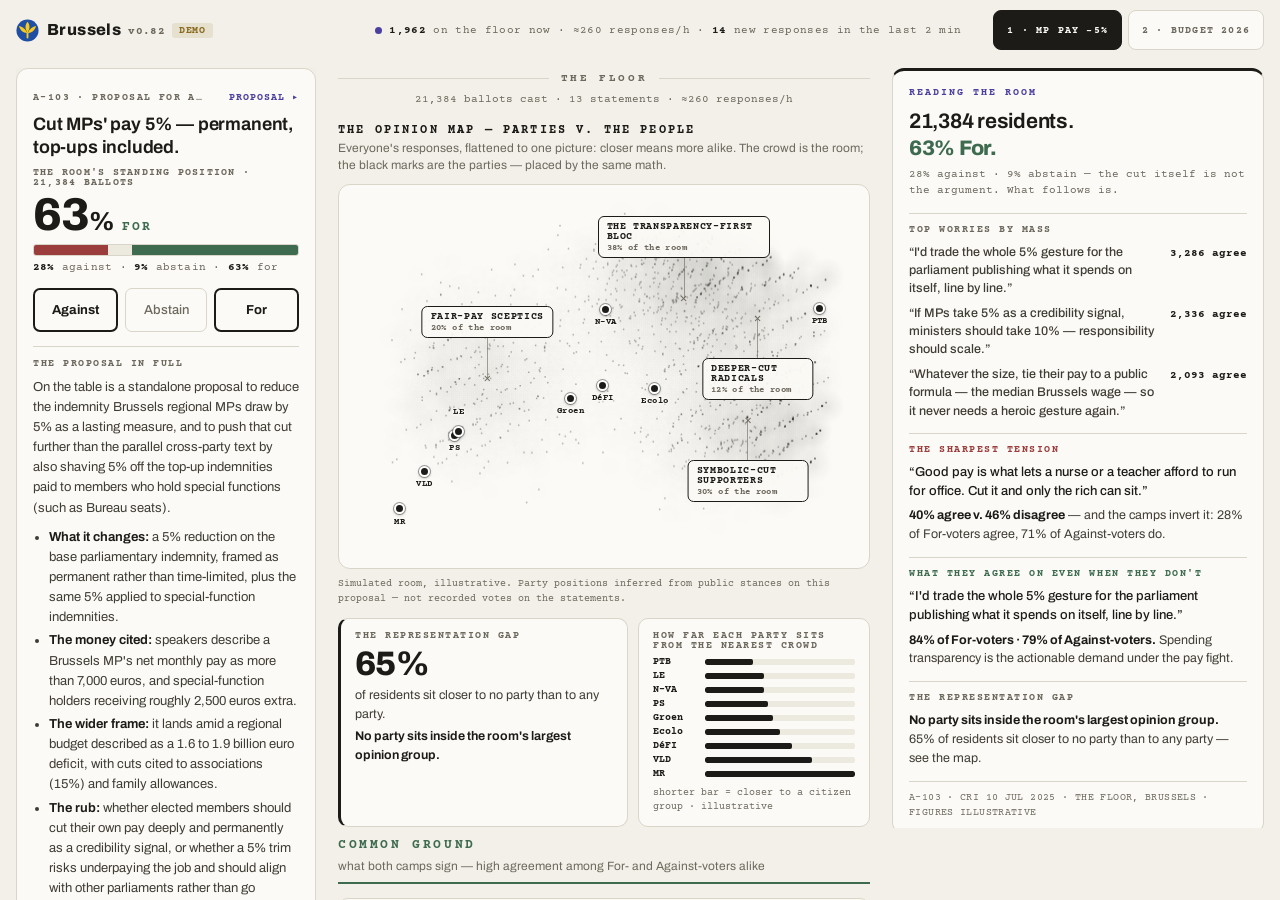
<file: deliberate.html>
<!DOCTYPE html>
<html lang="en">
<head>
<meta charset="utf-8">
<meta name="viewport" content="width=device-width, initial-scale=1, viewport-fit=cover">
<meta name="theme-color" content="#F2F0E8">
<title>RIOT — The floor</title>
<link rel="icon" href="assets/logos/brussels_iris.svg">
<link rel="preconnect" href="https://fonts.googleapis.com">
<link rel="preconnect" href="https://fonts.gstatic.com" crossorigin>
<link href="https://fonts.googleapis.com/css2?family=Archivo:wght@400;500;650;800&family=Courier+Prime:wght@400;700&display=swap" rel="stylesheet">
<link rel="stylesheet" href="style.css">
<style>
/* ============================================================
   THE FLOOR — standalone design demo (no app logic, no backend).
   The open debate between parties in parliament, rebuilt for the
   people: the deliberation is the product, the decision card is a
   fixture. Direction is visible by default everywhere — the
   room's shape IS the message. Floor data is precomputed inline;
   the user's own positions live in localStorage. Figures are
   illustrative and labeled so. style.css provides the l'acta
   tokens + base idioms; everything else is scoped here.
   ============================================================ */
body{overflow:hidden}
.dlb{display:flex;flex-direction:column;height:100dvh}

/* ---- header: brand · presence-as-mass · view tabs ---- */
.dlb header{flex:0 0 auto;display:block;padding:10px 16px 8px;max-width:1280px;margin:0 auto;width:100%;box-sizing:border-box}
.hd-row{display:flex;align-items:center;justify-content:space-between;gap:14px}
.dlb .citysel{cursor:default;min-height:38px;padding:2px 0}
.dlb .citysel:hover{background:none}
/* the demonstration in progress: count · velocity · fresh positions */
.mass{display:flex;align-items:center;gap:7px;min-width:0}
.mass-pulse{width:7px;height:7px;border-radius:50%;background:var(--stamp);flex:0 0 auto;position:relative}
.mass-pulse.tick::after{content:"";position:absolute;inset:-4px;border-radius:50%;
  border:1.5px solid var(--stamp);opacity:0;animation:facetick .7s ease-out}
.mass-line{font:400 11px var(--f-mono);color:var(--ink60);letter-spacing:.03em;
  white-space:nowrap;overflow:hidden;text-overflow:ellipsis}
.mass-line b{color:var(--ink);font-weight:700}
.hd-tabs{display:flex;gap:6px;margin-top:8px}
.hd-tabs .mp-chip{flex:1 1 0;justify-content:center;min-height:40px}
@media (min-width:1080px){
  .hd-tabs{margin-top:0;flex:0 0 auto}
  .hd-tabs .mp-chip{flex:0 0 auto}
  .hd-row .mass{margin-left:auto;margin-right:18px}
}
@media (max-width:1079px){
  .hd-row{flex-wrap:wrap}
  .hd-tabs{flex:1 1 100%}
  .hd-row .mass{display:none}
  .hd-mass-row{display:flex;align-items:flex-start;gap:7px;margin-top:6px}
  .hd-mass-row .mass-pulse{margin-top:3px}
  .hd-mass-row .mass-line{white-space:normal;overflow:visible;line-height:1.45}
}
@media (min-width:1080px){.hd-mass-row{display:none}}

/* ---- the two full-screen views: native horizontal snap ---- */
.bench{flex:1 1 auto;min-height:0;display:flex;overflow-x:auto;overflow-y:hidden;
  scroll-snap-type:x mandatory;scrollbar-width:none;-webkit-overflow-scrolling:touch}
.bench::-webkit-scrollbar{display:none}
.panel{flex:0 0 100%;scroll-snap-align:start;scroll-snap-stop:always;
  overflow-y:auto;overflow-x:hidden;-webkit-overflow-scrolling:touch;
  padding:0 16px calc(28px + env(safe-area-inset-bottom))}

/* ---- panel grid: decision fixture · floor · synthesis ----
   Mobile: pinned compact decision header → synthesis → floor.
   Desktop: sticky decision rail · wide floor · pinned synthesis rail
   (the politician's reading position). */
.pgrid{display:grid;grid-template-columns:minmax(0,1fr);max-width:1280px;margin:0 auto}
.decision{position:sticky;top:0;z-index:20}
/* mobile reading order: pinned decision → synthesis → floor bands */
@media (max-width:1079px){.decision{order:1}.synth{order:2}.floor{order:3}}
@media (min-width:1080px){
  .pgrid{grid-template-columns:300px minmax(0,1fr) 372px;gap:22px;align-items:start}
  .decision,.synth{position:sticky;top:10px;z-index:20}
  .synth{max-height:calc(100dvh - 140px);overflow-y:auto;scrollbar-width:none}
  .synth::-webkit-scrollbar{display:none}
}

/* ---- the decision fixture: compact, persistent, one tap to act ---- */
.dx{background:var(--paper);padding:5px 0 8px;border-bottom:1px solid var(--rule)}
@media (min-width:1080px){
  .dx{background:var(--card);border:1px solid var(--rule);border-radius:12px;
    padding:16px 16px 14px;box-shadow:0 1px 0 rgba(28,27,23,.04),0 10px 28px rgba(28,27,23,.08)}
}
.dx-krow{display:flex;align-items:center;justify-content:space-between;gap:10px;margin:0 0 4px}
.dx-k{margin:0;font:700 10px var(--f-mono);letter-spacing:.14em;text-transform:uppercase;color:var(--ink60);
  white-space:nowrap;overflow:hidden;text-overflow:ellipsis}
.dx-read{flex:0 0 auto;background:none;border:0;cursor:pointer;padding:6px 0 6px 10px;
  font:700 10px var(--f-mono);letter-spacing:.1em;text-transform:uppercase;color:var(--stamp)}
.dx-t{margin:0 0 8px;font:650 15px/1.3 var(--f-ui);letter-spacing:-.01em;color:var(--ink)}
@media (min-width:1080px){.dx-t{font-size:18px}}
/* the room's standing position — direction visible by default */
.dx-sk{margin:0 0 4px;font:700 9.5px var(--f-mono);letter-spacing:.13em;text-transform:uppercase;color:var(--ink60)}
.dx-big{display:none;align-items:baseline;gap:8px;margin:2px 0 6px}
.dx-big .n{font:800 46px/1 var(--f-ui);letter-spacing:-.02em;color:var(--ink)}
.dx-big .n small{font-size:26px;font-weight:800}
.dx-big .w{font:700 13px var(--f-mono);letter-spacing:.16em;text-transform:uppercase}
.dx-big .w.for{color:var(--moss)} .dx-big .w.against{color:var(--brick)}
@media (min-width:1080px){.dx-big{display:flex}}
.dx-bar{position:relative;display:flex;height:12px;border:1px solid var(--rule);border-radius:3px;
  overflow:visible;background:var(--card)}
.dx-bar i{display:block;height:100%}
.dx-bar .sa{background:var(--brick)} .dx-bar .sb{background:var(--card2)} .dx-bar .sf{background:var(--moss)}
.dx-bar .sa:first-child{border-radius:2px 0 0 2px} .dx-bar .sf:last-child{border-radius:0 2px 2px 0}
.dx-leg{margin:6px 0 0;font:400 10.5px var(--f-mono);color:var(--ink60);letter-spacing:.02em}
.dx-leg b{color:var(--ink);font-weight:700}
/* you, pinned on top of the visible split */
.youpin{position:absolute;top:100%;transform:translateX(-50%);text-align:center;pointer-events:none;z-index:3}
.youpin .yp-a{display:block;width:0;height:0;margin:1px auto 0;
  border-left:5px solid transparent;border-right:5px solid transparent;border-bottom:6px solid var(--stamp)}
.youpin .yp-t{display:block;font:700 8.5px var(--f-mono);letter-spacing:.14em;color:var(--stamp);text-transform:uppercase}
.dx-acts{display:flex;gap:7px;margin-top:10px}
.dx-acts .btn{min-height:40px;padding:7px 4px;font-size:13px;border-radius:7px}
@media (min-width:1080px){.dx-acts{margin-top:14px}.dx-acts .btn{min-height:44px}}
.dx-cast{display:flex;align-items:center;gap:10px;margin-top:12px;min-height:42px}
.dx-cast .stamp{position:static;margin:0;font-size:12px;letter-spacing:.15em;border-width:2px;
  border-radius:5px;padding:5px 10px 4px;box-shadow:inset 0 0 0 1px var(--stamp);animation:stampin .2s cubic-bezier(.2,1.6,.4,1) both}
.dx-cast .c-l{font:400 10.5px/1.45 var(--f-mono);color:var(--ink60)}

/* ---- the floor ---- */
.floor{min-width:0;padding-top:14px}
.floor-rule{display:flex;align-items:center;gap:12px;color:var(--ink60)}
.floor-rule::before,.floor-rule::after{content:"";flex:1 1 auto;height:1px;background:var(--rule)}
.floor-rule span{font:700 11px var(--f-mono);letter-spacing:.24em;text-transform:uppercase}
.floor-meta{margin:8px 0 18px;text-align:center;font:400 11px var(--f-mono);color:var(--ink60)}

/* bands: structure against pure popularity */
.band-h{margin:26px 0 4px;padding:0 0 6px;border-bottom:2px solid var(--ink)}
.band-h:first-of-type{margin-top:4px}
.band-n{font:800 13px var(--f-mono);letter-spacing:.2em;text-transform:uppercase;color:var(--ink)}
.band-h.cg .band-n{color:var(--moss)} .band-h.fl .band-n{color:var(--brick)}
.band-h.cg{border-color:var(--moss)} .band-h.fl{border-color:var(--brick)}
.band-sub{display:block;margin-top:3px;font:400 12px/1.45 var(--f-ui);color:var(--ink60)}
.band-wrap{padding-top:10px}

/* an argument with weight: mass carries scale */
.arg{background:var(--card);border:1px solid var(--rule);border-radius:10px;
  padding:13px 14px 12px;margin:0 0 10px}
.arg-top{display:flex;align-items:baseline;justify-content:space-between;gap:10px;margin:0 0 7px}
.a-time{font:400 10px var(--f-mono);color:var(--ink60)}
.a-mass{font:700 10.5px var(--f-mono);color:var(--ink80);letter-spacing:.04em}
.a-text{margin:0 0 11px;color:var(--ink)}
.arg.t1 .a-text{font:500 14px/1.45 var(--f-ui)}
.arg.t2 .a-text{font:500 15.5px/1.42 var(--f-ui)}
.arg.t3 .a-text{font:650 17.5px/1.38 var(--f-ui);letter-spacing:-.008em}
.a-bar{position:relative;display:flex;border:1px solid var(--rule);border-radius:3px;background:var(--card)}
.arg.t1 .a-bar{height:8px} .arg.t2 .a-bar{height:12px} .arg.t3 .a-bar{height:16px}
.a-bar i{display:block;height:100%}
.a-bar .d{background:var(--brick)} .a-bar .p{background:var(--card2)} .a-bar .a{background:var(--moss)}
.a-bar .d:first-child{border-radius:2px 0 0 2px} .a-bar .a:last-child{border-radius:0 2px 2px 0}
.a-leg{margin:6px 0 0;font:400 10.5px var(--f-mono);color:var(--ink60)}
.a-leg b{color:var(--ink);font-weight:700}
.arg.responded .a-leg{margin-top:19px}   /* room for the you-pin under the bar */
/* the camps on this — the cross-tabulation nuance engine */
.a-x{margin:11px 0 0;padding:9px 11px 10px;background:var(--paper);border:1px solid var(--rule);border-radius:7px}
.ax-k{margin:0 0 7px;font:700 9.5px var(--f-mono);letter-spacing:.14em;text-transform:uppercase;color:var(--ink60)}
.ax-row{display:flex;align-items:center;gap:9px;margin:4px 0}
.ax-l{flex:0 0 118px;font:700 9.5px var(--f-mono);letter-spacing:.06em;text-transform:uppercase;color:var(--ink80)}
.ax-track{flex:1 1 auto;height:7px;background:var(--card2);border-radius:2px;overflow:hidden}
.ax-fill{display:block;height:100%;background:var(--ink);border-radius:2px}
.ax-n{flex:0 0 72px;text-align:right;font:700 10.5px var(--f-mono);color:var(--ink)}
.ax-note{margin:8px 0 0;font:400 12px/1.5 var(--f-ui);color:var(--ink80)}
/* carries across camps — the actionable finding */
.a-cc{display:flex;align-items:baseline;gap:7px;margin:10px 0 0;
  font:400 11px/1.5 var(--f-mono);color:var(--moss)}
.a-cc::before{content:"✓";font-weight:700;flex:0 0 auto}
.a-acts{display:flex;gap:7px;margin-top:12px}
.a-acts .btn{min-height:40px;padding:8px 4px;font-size:12.5px;border-radius:7px}
.arg.responded .a-acts{display:none}
.arg.mine{border-color:rgba(75,63,160,.45)}
.a-minenote{margin:10px 0 0;font:400 10.5px/1.5 var(--f-mono);color:var(--stamp)}

/* composer */
.composer{background:var(--card);border:1px dashed var(--rule);border-radius:10px;padding:13px 14px;margin:4px 0 0}
.composer .c-k{margin:0 0 8px;font:700 10px var(--f-mono);letter-spacing:.14em;text-transform:uppercase;color:var(--ink60)}
.composer textarea{width:100%;box-sizing:border-box;resize:none;background:var(--card2);
  border:1px solid var(--rule);border-radius:7px;padding:10px 12px;min-height:64px;
  font:400 14px/1.5 var(--f-ui);color:var(--ink)}
.composer textarea::placeholder{color:var(--ink60)}
.c-row{display:flex;align-items:center;gap:10px;margin-top:9px}
.c-note{flex:1;font:400 10.5px var(--f-mono);color:var(--ink60)}
.c-send{border:0;border-radius:8px;background:var(--ink);color:var(--card);cursor:pointer;
  font:700 13px var(--f-ui);padding:0 16px;min-height:44px}
.c-send:active{transform:scale(.97)}

/* ---- reading the room: the synthesis a politician screenshots ---- */
.synth{padding-top:14px}
@media (min-width:1080px){.synth{padding-top:0;margin-top:10px}}
.sx{background:var(--card);border:1px solid var(--rule);border-radius:12px;padding:16px 16px 13px;
  border-top:3px solid var(--ink)}
.sx-k{margin:0 0 10px;font:700 10px var(--f-mono);letter-spacing:.2em;text-transform:uppercase;color:var(--stamp)}
.sx-line{margin:0 0 4px;font:650 21px/1.3 var(--f-ui);letter-spacing:-.012em;color:var(--ink)}
.sx-line b{font-weight:800}
.sx-line .for{color:var(--moss)} .sx-line .against{color:var(--brick)}
.sx-sub{margin:0 0 6px;font:400 11px/1.5 var(--f-mono);color:var(--ink60)}
.sx-sec{margin:13px 0 0;padding:11px 0 0;border-top:1px solid var(--rule)}
.sx-h{margin:0 0 8px;font:700 9.5px var(--f-mono);letter-spacing:.16em;text-transform:uppercase;color:var(--ink60)}
.sx-h.hot{color:var(--brick)} .sx-h.cc{color:var(--moss)}
.sx-w{display:flex;align-items:baseline;gap:9px;margin:0 0 7px}
.sx-w .q{flex:1 1 auto;min-width:0;font:500 12.5px/1.45 var(--f-ui);color:var(--ink80)}
.sx-w .m{flex:0 0 auto;font:700 11px var(--f-mono);color:var(--ink);white-space:nowrap}
.sx-q{margin:0 0 6px;font:500 13px/1.45 var(--f-ui);color:var(--ink)}
.sx-d{margin:0;font:400 12.5px/1.5 var(--f-ui);color:var(--ink80)}
.sx-d b{color:var(--ink)}
.sx-f{margin:14px 0 0;padding:9px 0 0;border-top:1px solid var(--rule);
  font:400 9.5px/1.5 var(--f-mono);color:var(--ink60);letter-spacing:.04em;text-transform:uppercase}

/* ---- view 2: the balance as a shared object ---- */
.bal2{margin:16px 0 6px;background:var(--card);border:1px solid var(--rule);border-radius:12px;padding:14px 16px 13px}
.bal2-k{margin:0 0 10px;font:700 10px var(--f-mono);letter-spacing:.16em;text-transform:uppercase;color:var(--ink60)}
.bal2-row{display:flex;gap:8px}
.bal2-c{flex:1 1 0;min-width:0}
.bal2-l{margin:0 0 2px;font:700 9px var(--f-mono);letter-spacing:.1em;text-transform:uppercase;color:var(--ink60)}
.bal2-n{font:800 24px/1.05 var(--f-ui);letter-spacing:-.02em;color:var(--ink);white-space:nowrap}
@media (min-width:560px){.bal2-n{font-size:30px}}
.bal2-n small{font:700 11px var(--f-mono);letter-spacing:0;margin-left:3px;color:var(--ink60)}
.bal2-c.fl .bal2-l,.bal2-c.fl .bal2-n{color:var(--brick)}
.bal2-c.you .bal2-l{color:var(--stamp)}
.bal2-c.you .bal2-n{color:var(--stamp)}
.bal2-c.you .bal2-n.idle{color:var(--ink60);font-weight:650}
.bal2-gap{margin:11px 0 0;padding:9px 0 0;border-top:1px solid var(--rule);
  font:400 12.5px/1.5 var(--f-ui);color:var(--ink80)}
.bal2-gap b{color:var(--brick);font-weight:700}

/* the immovable slab everything else negotiates around */
.slab{background:var(--ink);color:var(--paper);border-radius:10px;padding:14px 16px;margin:0 0 12px}
.slab-row{display:flex;align-items:baseline;justify-content:space-between;gap:10px}
.slab-n{font:650 15px/1.3 var(--f-ui);color:var(--paper)}
.slab-amt{font:800 22px/1 var(--f-ui);letter-spacing:-.01em;white-space:nowrap}
.slab-sub{margin:7px 0 0;font:400 12px/1.5 var(--f-ui);color:rgba(242,240,232,.75)}
.slab-tag{display:inline-block;margin:0 0 8px;font:700 9px var(--f-mono);letter-spacing:.16em;
  text-transform:uppercase;color:var(--paper);border:1px solid rgba(242,240,232,.5);
  border-radius:3px;padding:3px 7px 2px}

/* envelopes: the people's budget visible from first paint */
.env{background:var(--card);border:1px solid var(--rule);border-radius:10px;padding:13px 14px 12px;margin:0 0 10px}
.env-head{display:flex;align-items:baseline;gap:8px}
.env-n{font:650 15px/1.3 var(--f-ui);color:var(--ink);white-space:nowrap;overflow:hidden;text-overflow:ellipsis}
.env-lead{flex:1 1 auto;border-bottom:1px dotted var(--rule);transform:translateY(-3px);min-width:12px}
.env-amt{font:700 13.5px var(--f-mono);color:var(--ink);white-space:nowrap}
.env-amt .delta{color:var(--stamp);font-weight:700;margin-left:5px}
.env-sub{margin:3px 0 9px;font:400 12px/1.45 var(--f-ui);color:var(--ink60)}
.env .a-bar{height:12px}
.env .a-bar .d{background:var(--brick)} .env .a-bar .p{background:var(--card2)} .env .a-bar .a{background:var(--moss)}
.env .a-leg{margin-top:6px}
.env.responded .a-leg{margin-top:19px}
.env-acts{display:flex;gap:7px;margin-top:11px}
.env-acts .lbtn{flex:1;min-height:42px;border-radius:7px;cursor:pointer;background:transparent;
  font:700 12px var(--f-mono);letter-spacing:.06em;display:flex;align-items:center;justify-content:center;gap:6px;
  transition:transform .08s,background .08s,color .08s}
.env-acts .lbtn small{font:400 9.5px var(--f-mono);letter-spacing:.05em;text-transform:uppercase}
.lbtn.cut,.lbtn.grow{border:2px solid var(--ink);color:var(--ink)}
.lbtn.keep{border:1.5px solid var(--rule);color:var(--ink60)}
.lbtn:active{transform:scale(.97)}
.lbtn.on{background:var(--ink);color:var(--card);border-color:var(--ink)}
.lbtn.keep.on{background:var(--ink60);border-color:var(--ink60);color:var(--card)}

/* where the axe falls: diverging bars off the keep-line */
.axe{margin:2px 0 0}
.axe-row{display:flex;align-items:center;gap:8px;margin:6px 0}
.axe-l{flex:0 0 96px;font:700 9.5px var(--f-mono);letter-spacing:.04em;text-transform:uppercase;
  color:var(--ink80);white-space:nowrap;overflow:hidden;text-overflow:ellipsis}
.axe-track{flex:1 1 auto;position:relative;height:11px;background:var(--card2);border-radius:2px}
.axe-track::before{content:"";position:absolute;left:50%;top:-2px;bottom:-2px;width:1.5px;background:var(--ink60)}
.axe-bar{position:absolute;top:0;bottom:0}
.axe-bar.cut{right:50%;background:var(--brick);border-radius:2px 0 0 2px}
.axe-bar.grow{left:50%;background:var(--moss);border-radius:0 2px 2px 0}
.axe-n{flex:0 0 40px;text-align:right;font:700 10px var(--f-mono);color:var(--ink)}
.axe-cap{display:flex;justify-content:space-between;margin:7px 0 0;
  font:700 8.5px var(--f-mono);letter-spacing:.12em;text-transform:uppercase}
.axe-cap .c{color:var(--brick)} .axe-cap .g{color:var(--moss)}

.demo-note{margin:26px 0 0;text-align:center;font:400 10.5px/1.6 var(--f-mono);color:var(--ink60)}
/* anchored scrolls clear the pinned decision header on mobile */
@media (max-width:1079px){.band-h,.arg,.env,.bal2,.sx,.slab,.tm,.omap,.gap{scroll-margin-top:310px}}

/* ---- the opinion map: parties v. the people, one space ---- */
.omap{margin:16px 0 4px}
.om-k{margin:0 0 3px;font:800 12px var(--f-mono);letter-spacing:.18em;text-transform:uppercase;color:var(--ink)}
.om-sub{margin:0 0 9px;font:400 12px/1.45 var(--f-ui);color:var(--ink60)}
.om-stage{position:relative;border:1px solid var(--rule);border-radius:12px;background:var(--card);overflow:hidden}
@media (max-width:559px){.omap .om-stage{border-radius:0;border-left:0;border-right:0;margin:0 -16px}}
.om-stage canvas{display:block;width:100%;height:100%}
/* party glyphs: ink markers with white halo — unmissable against the field */
.om-party{position:absolute;transform:translate(-50%,-50%);background:none;border:0;padding:0;margin:0;
  cursor:pointer;z-index:6;width:44px;height:44px;display:flex;flex-direction:column;align-items:center;justify-content:center}
.om-party i{width:11px;height:11px;border-radius:50%;background:var(--ink);border:2.5px solid #fff;
  box-shadow:0 0 0 1px rgba(28,27,23,.4),0 1px 3px rgba(28,27,23,.35);flex:0 0 auto}
.om-party span{position:absolute;top:50%;left:50%;margin-top:8px;transform:translateX(-50%);
  font:800 9px var(--f-mono);letter-spacing:.05em;color:var(--ink);white-space:nowrap;
  text-shadow:0 0 3px var(--card),0 0 3px var(--card),0 0 4px var(--card),0 1px 3px var(--card)}
.om-party.on i{background:var(--stamp);box-shadow:0 0 0 1px var(--stamp),0 1px 3px rgba(28,27,23,.35)}
.om-party.on span{color:var(--stamp)}
/* cluster callouts: a labeled box tethered to its centroid mark */
.om-cx{position:absolute;transform:translate(-50%,-50%);z-index:4;font:800 12px var(--f-mono);color:var(--ink60);pointer-events:none}
.om-cl{position:absolute;z-index:5;background:none;border:0;padding:0;margin:0;cursor:pointer;text-align:left;max-width:172px}
.om-cl .clbox{display:block;background:rgba(251,250,246,.93);border:1px solid var(--ink);border-radius:6px;padding:5px 8px 4px}
.om-cl .cln{display:block;font:800 9.5px var(--f-mono);letter-spacing:.07em;text-transform:uppercase;color:var(--ink)}
.om-cl .cls{display:block;font:700 9px var(--f-mono);letter-spacing:.04em;color:var(--ink60);margin-top:1px}
.om-cl.on .clbox{border-color:var(--stamp);box-shadow:0 0 0 2px rgba(75,63,160,.18)}
.om-cl.on .cln{color:var(--stamp)}
.om-line{position:absolute;height:1px;background:var(--ink60);opacity:.6;z-index:3;transform-origin:0 0;pointer-events:none}
/* you, projected through the same model */
.om-you{position:absolute;transform:translate(-50%,-50%);z-index:7;pointer-events:none}
.om-you i{display:block;width:13px;height:13px;border-radius:50%;background:var(--card);
  border:3px solid var(--stamp);box-shadow:0 0 0 3px rgba(75,63,160,.22)}
.om-you span{position:absolute;top:100%;left:50%;transform:translateX(-50%);margin-top:1px;
  font:700 8.5px var(--f-mono);letter-spacing:.14em;text-transform:uppercase;color:var(--stamp);
  text-shadow:0 0 3px var(--card),0 0 3px var(--card)}
.om-note{margin:7px 0 0;font:400 10px/1.5 var(--f-mono);color:var(--ink60)}
.om-hint{margin:6px 0 0;min-height:18px;font:700 11px var(--f-mono);color:var(--stamp)}
.om-hint:empty{display:none}
/* the representation gap, quantified */
.gap{display:grid;grid-template-columns:1fr;gap:10px;margin:12px 0 0}
@media (min-width:560px){.gap{grid-template-columns:5fr 4fr}}
.gap-find{background:var(--card);border:1px solid var(--rule);border-left:3px solid var(--ink);border-radius:10px;padding:12px 14px}
.gf-h{margin:0 0 6px;font:700 9.5px var(--f-mono);letter-spacing:.16em;text-transform:uppercase;color:var(--ink60)}
.gf-n{font:800 34px/1 var(--f-ui);letter-spacing:-.02em;color:var(--ink)}
.gf-t{margin:4px 0 0;font:400 12.5px/1.5 var(--f-ui);color:var(--ink80)}
.gf-t b{color:var(--ink);font-weight:650}
.gap-rank{background:var(--card);border:1px solid var(--rule);border-radius:10px;padding:12px 14px}
.gr-row{display:flex;align-items:center;gap:8px;margin:4px 0}
.gr-p{flex:0 0 44px;font:800 9.5px var(--f-mono);color:var(--ink)}
.gr-track{flex:1 1 auto;height:6px;background:var(--card2);border-radius:2px;overflow:hidden}
.gr-fill{display:block;height:100%;background:var(--ink);border-radius:2px}
.gr-n{flex:0 0 22px;text-align:right;font:700 10px var(--f-mono);color:var(--ink)}
.gr-note{margin:7px 0 0;font:400 9.5px/1.5 var(--f-mono);color:var(--ink60)}
/* a party's stance, pinned on a statement's bar */
.ppin{position:absolute;bottom:calc(100% + 3px);transform:translateX(-50%);z-index:4;white-space:nowrap;
  font:800 8px var(--f-mono);letter-spacing:.05em;background:var(--ink);color:var(--card);
  border-radius:3px;padding:2px 5px}
.arg.pinned .a-bar{margin-top:18px}
/* a cluster's defining statements, lit in the floor */
.arg.hl{border-color:var(--stamp);box-shadow:0 0 0 2px rgba(75,63,160,.18)}

/* ---- the treemap: bird's-eye of the money ---- */
.tm{margin:12px 0 4px}
.tm-bar{display:flex;gap:6px;margin:0 0 8px}
.tm-bar .mp-chip{flex:1 1 0;justify-content:center;text-align:center}
.tm-stage{position:relative;height:300px;border-radius:12px;overflow:hidden;border:1px solid var(--rule)}
@media (max-width:559px){.tm-stage{height:252px}}
.tm-tile{position:absolute;box-sizing:border-box;background:var(--card);border:1px solid var(--rule);
  padding:7px 8px;overflow:hidden;cursor:pointer;text-align:left;margin:0;
  transition:left .5s cubic-bezier(.2,.7,.3,1),top .5s cubic-bezier(.2,.7,.3,1),
    width .5s cubic-bezier(.2,.7,.3,1),height .5s cubic-bezier(.2,.7,.3,1)}
.tm-tile.alt{background:#F4F2E9}
.tm-tile:active{filter:brightness(.97)}
.tm-tile .tn{display:block;font:650 11.5px/1.25 var(--f-ui);color:var(--ink)}
.tm-tile.big .tn{font:650 14px/1.25 var(--f-ui)}
.tm-tile .ta{display:block;margin-top:2px;font:700 10.5px var(--f-mono);color:var(--ink80)}
.tm-tile .tl{display:block;margin-top:1px;font:700 10px var(--f-mono);color:var(--ink60)}
.tm-tile.locked{background:var(--ink);border-color:var(--ink);cursor:default}
.tm-tile.locked .tn,.tm-tile.locked .ta{color:var(--paper)}
.tm-tile.locked .tl{color:rgba(242,240,232,.7)}
.tm-leg{margin:7px 0 0;font:400 10px/1.6 var(--f-mono);color:var(--ink60)}
.tm-leg:empty{display:none}

/* ---- the street accepts new signs: per-band entry point (demo-gated) ---- */
.band-add{display:flex;width:100%;align-items:center;justify-content:center;gap:8px;min-height:44px;
  margin:2px 0 0;background:none;border:1px dashed var(--rule);border-radius:10px;color:var(--ink60);
  font:700 10.5px var(--f-mono);letter-spacing:.08em;text-transform:uppercase}

/* ---- the left rail's job: full proposal + provenance (desktop) ---- */
.dx-more{display:none}
@media (min-width:1080px){
  .decision{max-height:calc(100dvh - 24px);overflow-y:auto;scrollbar-width:none}
  .decision::-webkit-scrollbar{display:none}
  .dx-more{display:block;margin-top:14px;padding-top:12px;border-top:1px solid var(--rule)}
  .dx-more .dm-h{margin:0 0 8px;font:700 9.5px var(--f-mono);letter-spacing:.16em;text-transform:uppercase;color:var(--ink60)}
  .dx-more .brief{font-size:13px;line-height:1.55;color:var(--ink80)}
  .dx-more .brief p{margin:0 0 9px}
  .dx-more .brief ul{margin:0 0 9px;padding-left:16px}
  .dx-more .brief li{margin:3px 0}
  .dx-more .brief strong{color:var(--ink);font-weight:650}
  .dx-prov{margin-top:10px;padding-top:9px;border-top:1px solid var(--rule);
    font:400 9.5px/1.7 var(--f-mono);color:var(--ink60);letter-spacing:.04em;text-transform:uppercase}
}

/* ---- full proposal overlay (one idiom: fixed paper, ✕ closes) ---- */
.ovl{position:fixed;inset:0;background:var(--paper);z-index:80;overflow-y:auto;-webkit-overflow-scrolling:touch}
.ovl[hidden]{display:none}
.ovl-hd{position:sticky;top:0;display:flex;align-items:center;justify-content:space-between;gap:10px;
  padding:12px 16px;background:rgba(242,240,232,.92);backdrop-filter:blur(8px);border-bottom:1px solid var(--rule);z-index:5}
.ovl-k{font:700 10.5px var(--f-mono);letter-spacing:.16em;text-transform:uppercase;color:var(--ink60)}
.ovl-x{width:40px;height:40px;border-radius:50%;border:1.5px solid var(--rule);background:var(--card);
  color:var(--ink);font-size:17px;line-height:1;cursor:pointer;display:inline-flex;align-items:center;justify-content:center}
.ovl-x:active{transform:scale(.94)}
.ovl-body{max-width:640px;margin:0 auto;padding:18px 18px 40px}
.ovl-body h2{font:650 22px/1.34 var(--f-ui);letter-spacing:-.012em;margin:6px 0 14px;color:var(--ink)}
.ovl-body .brief{color:var(--ink80);font-size:15px;line-height:1.55}
.ovl-body .brief p{margin:0 0 11px}
.ovl-body .brief ul{margin:0 0 11px;padding-left:18px}
.ovl-body .brief li{margin:4px 0}
.ovl-body .brief strong{color:var(--ink);font-weight:650}
.ovl-acts{display:flex;gap:8px;margin-top:18px;padding-top:14px;border-top:1px solid var(--rule)}
.ovl-acts .btn{min-height:52px}
.ovl-cast{margin-top:18px;padding-top:14px;border-top:1px solid var(--rule);
  display:flex;align-items:center;gap:12px}
.ovl-cast .stamp{position:static;margin:0;animation:none}
.ovl-cast .c-l{font:400 11px/1.5 var(--f-mono);color:var(--ink60)}
</style>
</head>
<body class="dlb">
  <header>
    <div class="hd-row">
      <div class="brand">
        <span class="citysel">
          <img class="rose" src="assets/logos/brussels_iris.svg" alt="" width="23" height="23">
          <span>Brussels</span>
        </span>
        <span class="ver">v0.82</span>
        <span class="previewtag">demo</span>
      </div>
      <div class="mass">
        <span class="mass-pulse" id="massPulse" aria-hidden="true"></span>
        <span class="mass-line" id="massLine"></span>
      </div>
      <div class="hd-tabs">
        <button class="mp-chip on" id="tab0" type="button" role="tab" aria-selected="true">1 · MP pay −5%</button>
        <button class="mp-chip" id="tab1" type="button" role="tab" aria-selected="false">2 · Budget 2026</button>
      </div>
    </div>
    <div class="hd-mass-row">
      <span class="mass-pulse" id="massPulseM" aria-hidden="true"></span>
      <span class="mass-line" id="massLineM"></span>
    </div>
  </header>

  <main class="bench" id="bench">
    <!-- ============ VIEW 1 · the argument floor ============ -->
    <section class="panel" id="panel0">
      <div class="pgrid">
        <aside class="decision"><div class="dx" id="dx0"></div></aside>
        <div class="floor">
          <div class="floor-rule"><span>The floor</span></div>
          <p class="floor-meta">21,384 ballots cast · 13 statements · ≈260 responses/h</p>
          <div id="omap"></div>
          <div id="floor0"></div>
          <p class="demo-note">A design exploration — not connected to a live room. Figures illustrative.<br>The proposal is a real decision of the Brussels Parliament (A-103, CRI 10 Jul 2025).</p>
        </div>
        <aside class="synth"><div class="sx" id="sx0"></div></aside>
      </div>
    </section>

    <!-- ============ VIEW 2 · the allocation floor ============ -->
    <section class="panel" id="panel1">
      <div class="pgrid">
        <aside class="decision"><div class="dx" id="dx1"></div></aside>
        <div class="floor">
          <div class="floor-rule"><span>The floor</span></div>
          <p class="floor-meta">12,041 residents drafting the budget · 8 envelopes · figures illustrative</p>
          <div id="bal2"></div>
          <div id="tmap"></div>
          <div id="floor1"></div>
          <p class="demo-note">A design exploration — not connected to a live room. Envelope figures are illustrative.<br>The text is a real decision of the Brussels Parliament (CRI, 27 Mar 2026).</p>
        </div>
        <aside class="synth"><div class="sx" id="sx1"></div></aside>
      </div>
    </section>
  </main>

  <!-- full proposal: one overlay, content swapped per view -->
  <div class="ovl" id="ovl" hidden>
    <div class="ovl-hd"><span class="ovl-k" id="ovlK"></span>
      <button class="ovl-x" id="ovlX" type="button" aria-label="Close">✕</button></div>
    <div class="ovl-body" id="ovlBody"></div>
  </div>

<script src="deliberate-data.js"></script>
<script>
/* Demo-only. Floor data is precomputed below + in deliberate-data.js
   (generated by scripts/build_floor_map.py — simulated, illustrative);
   only the user's own positions persist (localStorage riot.delib.v1). */
"use strict";
const $=s=>document.querySelector(s);
const fmt=n=>n.toLocaleString("en-US");
const fmtM=n=>(n<0?"−":"+")+fmt(Math.abs(Math.round(n)));

/* =================== precomputed floor =================== */
const PAY={
  kicker:"A-103 · Proposal for a decision",
  shortTitle:"Cut MPs' pay 5% — permanent, top-ups included.",
  headline:"Cut Brussels MPs' parliamentary indemnity by 5% on a permanent basis, applying the reduction not only to the base pay but also to the extra indemnities paid for special functions.",
  tally:{against:5983,abstain:1929,for:13472},
  prov:"Source — Brussels Parliament, plenary CRI 10 Jul 2025 · doc A-103/1 2024/2025 · roll-call vote · figures illustrative · party positions inferred from public stances (demo)",
  brief:`<p>On the table is a standalone proposal to reduce the indemnity Brussels regional MPs draw by 5% as a lasting measure, and to push that cut further than the parallel cross-party text by also shaving 5% off the top-up indemnities paid to members who hold special functions (such as Bureau seats).</p>
<ul><li><strong>What it changes:</strong> a 5% reduction on the base parliamentary indemnity, framed as permanent rather than time-limited, plus the same 5% applied to special-function indemnities.</li>
<li><strong>The money cited:</strong> speakers describe a Brussels MP's net monthly pay as more than 7,000 euros, and special-function holders receiving roughly 2,500 euros extra.</li>
<li><strong>The wider frame:</strong> it lands amid a regional budget described as a 1.6 to 1.9 billion euro deficit, with cuts cited to associations (15%) and family allowances.</li>
<li><strong>The rub:</strong> whether elected members should cut their own pay deeply and permanently as a credibility signal, or whether a 5% trim risks underpaying the job and should align with other parliaments rather than go furthest.</li></ul>`
};
/* d/p/a = disagree/pass/agree counts; xF/xA = % agreeing among headline
   For-voters / Against-voters (the cross-tabulation). band: cg | fl | nf */
const STMTS=[
 {id:"s1",band:"cg",time:"2h ago",d:505,p:421,a:3286,xF:84,xA:79,
  text:"I'd trade the whole 5% gesture for the parliament publishing what it spends on itself, line by line."},
 {id:"s3",band:"cg",time:"4h ago",d:576,p:474,a:2336,xF:73,xA:62,
  text:"If MPs take 5% as a credibility signal, ministers should take 10% — responsibility should scale."},
 {id:"s2",band:"cg",time:"6h ago",d:413,p:442,a:2093,xF:74,xA:66,
  text:"Whatever the size, tie their pay to a public formula — the median Brussels wage — so it never needs a heroic gesture again."},
 {id:"s7",band:"cg",time:"9h ago",d:457,p:361,a:1589,xF:69,xA:61,
  text:"Start with the €2,500 top-ups for special functions — leadership should feel it before backbenchers do."},
 {id:"s4",band:"fl",time:"3h ago",d:1601,p:586,a:1717,xF:31,xA:67,
  text:"5% changes nothing for a €1.6 billion deficit. This is symbolism standing in for a real budget debate."},
 {id:"s5",band:"fl",time:"5h ago",d:1662,p:506,a:1444,xF:28,xA:71,
  text:"Good pay is what lets a nurse or a teacher afford to run for office. Cut it and only the rich can sit."},
 {id:"s9",band:"fl",time:"8h ago",d:706,p:399,a:1966,xF:81,xA:33,
  text:"€7,000 net a month in a region cutting family allowances is indefensible, whatever the workload."},
 {id:"s6",band:"fl",time:"7h ago",d:1155,p:302,a:1293,xF:63,xA:24,
  text:"If the cut is temporary it will quietly lapse the moment we stop watching. Permanent, or it's theatre."},
 {id:"s8",band:"fl",time:"10h ago",d:738,p:378,a:776,xF:52,xA:27,
  text:"Align with the Chamber and Flanders instead of competing to cut deepest — races to the bottom are also theatre."},
 {id:"s12",band:"nf",time:"47 min ago",d:34,p:39,a:114,
  text:"The end-of-term departure bonus is the real scandal — 5% of salary is noise next to it."},
 {id:"s10",band:"nf",time:"1h ago",d:58,p:45,a:111,
  text:"Pay them per attendance and published work, not per seat — presence is measurable."},
 {id:"s11",band:"nf",time:"3h ago",d:123,p:51,a:167,
  text:"Cut the number of MPs from 89 to 60 before touching anyone's pay — fewer seats, same work."},
 {id:"s13",band:"nf",time:"22 min ago",d:32,p:22,a:42,
  text:"Means-test nothing, cut nothing: freeze indemnities until the deficit is under 1%."}
];

const BUD={
  kicker:"CRI 27 Mar 2026 · Budget ordinance",
  shortTitle:"Adopt the 2026 spending budget — and its −957 M€ deficit.",
  headline:"Adopt the Region's 2026 spending budget, authorising the year's expenditure and the deficit that comes with it.",
  tally:{against:9804,abstain:2167,for:7118},
  prov:"Source — Brussels Parliament, plenary CRI 27 Mar 2026 · budget général des dépenses 2026 · figures illustrative",
  brief:`<p>This is the spending side of the Region's 2026 budget — the credits each policy area is authorised to spend. Paired with the revenue text, it is the Region's first full initial budget after a long run on provisional twelfths.</p>
<ul><li><strong>It sets the deficit.</strong> The 2026 budget is planned to close in the red, with the SEC/ESR balance fixed at under -957 million euros.</li>
<li><strong>From stopgap to plan.</strong> For more than a year the Region spent through monthly provisional twelfths, which guaranteed continuity of public services but rolled deficits forward without a clear direction.</li>
<li><strong>Savings land on real programmes.</strong> Debate flagged cuts touching employment measures — reduced subsidised-contract premiums and the end of the Activa scheme among them.</li>
<li><strong>The rub:</strong> the only ways to shrink a 1.5-billion-euro deficit are to cut spending or raise revenue — and where the axe falls (employment, social programmes) is exactly what the budget is fought over.</li></ul>`
};
const BASE=-957;
/* response counts thin out down the list — engagement drops with scroll depth */
const ENVS=[
 {id:"stib",name:"Mobility & public transport",amt:1550,c:1607,k:5325,g:5032,
  sub:"STIB operations + investment"},
 {id:"emp",name:"Employment & local economy",amt:800,c:985,k:2533,g:7692,
  sub:"where the 2026 cuts land — Activa ended, ACS premiums reduced"},
 {id:"hous",name:"Housing",amt:150,c:688,k:1854,g:7944,
  sub:"investment budget; ~50,000 households on the social-housing list"},
 {id:"env",name:"Environment & climate",amt:450,c:1735,k:3864,g:3473,
  sub:"Bruxelles Environnement programmes"},
 {id:"mun",name:"Support to the 19 municipalities",amt:600,c:2469,k:4332,g:1564,
  sub:"general dotations"},
 {id:"cult",name:"Culture & heritage",amt:60,c:4972,k:2026,g:843,
  sub:"incl. Kanal–Centre Pompidou"},
 {id:"adm",name:"Administration & e-government",amt:400,c:4994,k:1722,g:496,
  sub:"running the Region itself"}
];
/* the floor's draft: majority position per envelope, ±10% notional */
function floorDraft(){
  let bal=BASE;
  for(const e of ENVS){
    const top=Math.max(e.c,e.k,e.g);
    if(top===e.c)bal+=e.amt*.1; else if(top===e.g)bal-=e.amt*.1;
  }
  return bal;   // −1,006: the room chooses a deeper deficit
}

/* =================== my positions (localStorage) =================== */
let MY={pay:{vote:null,resp:{},stmt:null},bud:{vote:null,lines:{}}};
try{const raw=localStorage.getItem("riot.delib.v1");if(raw)MY=Object.assign(MY,JSON.parse(raw));}catch(e){}
function save(){try{localStorage.setItem("riot.delib.v1",JSON.stringify(MY));}catch(e){}}

/* =================== decision fixture =================== */
const VOTE_TXT={for:"FOR",against:"AGAINST",abstain:"ABSTAIN"};
function tallyBits(t,my){
  const tot=t.against+t.abstain+t.for+(my?1:0);
  const n={against:t.against+(my==="against"?1:0),abstain:t.abstain+(my==="abstain"?1:0),for:t.for+(my==="for"?1:0)};
  const pc={against:100*n.against/tot,abstain:100*n.abstain/tot,for:100*n.for/tot};
  const lead=pc.for>=pc.against?{w:"for",pc:pc.for}:{w:"against",pc:pc.against};
  // pin sits at the midpoint of the user's segment
  const mid=my==="against"?pc.against/2:my==="abstain"?pc.against+pc.abstain/2:pc.against+pc.abstain+pc.for/2;
  return {tot,n,pc,lead,mid};
}
function renderDX(view){
  const D=view===0?PAY:BUD, key=view===0?"pay":"bud";
  const my=MY[key].vote;
  const b=tallyBits(D.tally,my);
  const pin=my?`<span class="youpin" style="left:${b.mid}%"><span class="yp-a"></span><span class="yp-t">you</span></span>`:"";
  const acts=my
    ? `<div class="dx-cast"><span class="stamp">${VOTE_TXT[my]}</span>
       <span class="c-l">your ballot is one of the ${fmt(b.n[my])} ${my==="abstain"?"abstaining":my}</span></div>`
    : `<div class="dx-acts">
        <button class="btn a" data-vote="against">Against</button>
        <button class="btn ab" data-vote="abstain">Abstain</button>
        <button class="btn f" data-vote="for">For</button></div>`;
  $("#dx"+view).innerHTML=`
    <div class="dx-krow"><p class="dx-k">${D.kicker}</p>
      <button class="dx-read" data-read="${view}" type="button">Proposal ▸</button></div>
    <h2 class="dx-t">${D.shortTitle}</h2>
    <p class="dx-sk">The room's standing position · ${fmt(b.tot)} ballots</p>
    <div class="dx-big"><span class="n">${Math.round(b.lead.pc)}<small>%</small></span>
      <span class="w ${b.lead.w}">${b.lead.w}</span></div>
    <div class="dx-bar">
      <i class="sa" style="width:${b.pc.against}%"></i><i class="sb" style="width:${b.pc.abstain}%"></i><i class="sf" style="width:${b.pc.for}%"></i>
      ${pin}
    </div>
    <p class="dx-leg"${my?' style="margin-top:21px"':""}><b>${Math.round(b.pc.against)}%</b> against · <b>${Math.round(b.pc.abstain)}%</b> abstain · <b>${Math.round(b.pc.for)}%</b> for</p>
    ${acts}
    <div class="dx-more">
      <p class="dm-h">The proposal in full</p>
      <div class="brief">${D.brief}</div>
      <p class="dx-prov">${D.prov}</p>
    </div>`;
}
document.addEventListener("click",e=>{
  const v=e.target.closest("[data-vote]");
  if(v){
    const view=v.closest(".panel")?.id==="panel1"||v.closest(".ovl-body")?.dataset.view==="1"?1:0;
    const key=view===0?"pay":"bud";
    if(!MY[key].vote){MY[key].vote=v.dataset.vote;save();renderDX(view);renderOvl();
      if(view===0){renderSX0();placeYou();}else renderSX1();}
    return;
  }
  const r=e.target.closest("[data-read]");
  if(r)openOvl(Number(r.dataset.read));
});

/* =================== overlay =================== */
let ovlView=null;
function openOvl(view){ovlView=view;renderOvl();$("#ovl").hidden=false;}
function renderOvl(){
  if(ovlView===null)return;
  const D=ovlView===0?PAY:BUD,key=ovlView===0?"pay":"bud",my=MY[key].vote;
  $("#ovlK").textContent=D.kicker;
  $("#ovlBody").dataset.view=String(ovlView);
  $("#ovlBody").innerHTML=`<h2>${D.headline}</h2><div class="brief">${D.brief}</div>`+(my
    ? `<div class="ovl-cast"><span class="stamp">${VOTE_TXT[my]}</span><span class="c-l">Your ballot is cast. The floor stays open.</span></div>`
    : `<div class="ovl-acts">
        <button class="btn a" data-vote="against">Against</button>
        <button class="btn ab" data-vote="abstain">Abstain</button>
        <button class="btn f" data-vote="for">For</button></div>`);
}
$("#ovlX").addEventListener("click",()=>{$("#ovl").hidden=true;ovlView=null;});
document.addEventListener("keydown",e=>{if(e.key==="Escape"&&!$("#ovl").hidden){$("#ovl").hidden=true;ovlView=null;}});

/* =================== view 1 · argument floor =================== */
/* map ↔ floor shared state (data from deliberate-data.js) */
const FM=window.FLOOR_MAP||null;
const CL={},PTY={};
if(FM){for(const c of FM.clusters)CL[c.id]=c;for(const p of FM.parties)PTY[p.id]=p;}
let activeParty=null,activeCluster=null;
function tier(t){return t>=3000?"t3":t>=1500?"t2":"t1"}
function argBar(d,p,a,mine,extra,inbar){
  const t=d+p+a;
  const pd=100*d/t,pp=100*p/t,pa=100*a/t;
  const mid=mine==="d"?pd/2:mine==="p"?pd+pp/2:pd+pp+pa/2;
  const pin=mine?`<span class="youpin" style="left:${mid}%"><span class="yp-a"></span><span class="yp-t">you</span></span>`:"";
  return `<div class="a-bar">
    <i class="d" style="width:${pd}%"></i><i class="p" style="width:${pp}%"></i><i class="a" style="width:${pa}%"></i>${pin}${inbar||""}</div>
  <p class="a-leg"><b>${Math.round(pd)}%</b> disagree · <b>${Math.round(pp)}%</b> pass · <b>${Math.round(pa)}%</b> agree${extra||""}</p>`;
}
function stmtHTML(s){
  const mine=MY.pay.resp[s.id];
  const d=s.d+(mine==="d"?1:0),p=s.p+(mine==="p"?1:0),a=s.a+(mine==="a"?1:0);
  const tot=d+p+a;
  // map ↔ floor: an active cluster lights its defining statements; an active
  // party pins its inferred stance on every bar it has one for
  const hl=activeCluster && (CL[activeCluster]?.stmts||[]).includes(s.id);
  const pst=activeParty ? PTY[activeParty]?.st?.[s.id] : undefined;
  const ppin=pst!==undefined && pst!==null
    ? `<span class="ppin" style="left:${pst===-1?12:pst===0?50:88}%">${PTY[activeParty].name}</span>`:"";
  let nuance="";
  if(s.band==="fl"&&s.xF!==undefined){
    const note=s.xF>50&&s.xA>50?"":
      s.xF>s.xA
       ? `Carried by the For camp; the Against camp holds out.`
       : `Even residents voting <b>Against</b> the cut back this more than For-voters do.`;
    nuance=`<div class="a-x"><p class="ax-k">The camps on this</p>
      <div class="ax-row"><span class="ax-l">For-voters</span>
        <span class="ax-track"><span class="ax-fill" style="width:${s.xF}%"></span></span>
        <span class="ax-n">${s.xF}% agree</span></div>
      <div class="ax-row"><span class="ax-l">Against-voters</span>
        <span class="ax-track"><span class="ax-fill" style="width:${s.xA}%"></span></span>
        <span class="ax-n">${s.xA}% agree</span></div>
      ${note?`<p class="ax-note">${note}</p>`:""}</div>`;
  }
  if(s.band==="cg"&&s.xF!==undefined)
    nuance=`<p class="a-cc">carries across camps — ${s.xF}% of For-voters and ${s.xA}% of Against-voters agree</p>`;
  return `<div class="arg ${tier(tot)}${mine?" responded":""}${hl?" hl":""}${ppin?" pinned":""}" data-id="${s.id}">
    <div class="arg-top"><span class="a-time">${s.time}</span><span class="a-mass">${fmt(tot)} responses</span></div>
    <p class="a-text">${s.text}</p>
    ${argBar(d,p,a,mine,"",ppin)}
    ${nuance}
    <div class="a-acts">
      <button class="btn a" data-r="d">Disagree</button>
      <button class="btn ab" data-r="p">Pass</button>
      <button class="btn f" data-r="a">Agree</button></div>
  </div>`;
}
const BANDS=[
 {key:"cg",cls:"cg",name:"Common ground",sub:"what both camps sign — high agreement among For- and Against-voters alike"},
 {key:"fl",cls:"fl",name:"The fault line",sub:"where the room splits sharpest — by overall division or by camp"},
 {key:"nf",cls:"nf",name:"Still forming",sub:"fresh voices, not yet weighed — respond before mass decides their fate"}
];
function renderFloor0(){
  const html=BANDS.map(b=>{
    let list=STMTS.filter(s=>s.band===b.key);
    if(b.key!=="nf")list=[...list].sort((x,y)=>(y.d+y.p+y.a)-(x.d+x.p+x.a));
    let inner=list.map(stmtHTML).join("");
    if(b.key!=="nf")
      inner+=`<button class="band-add" type="button" disabled>+ Add your statement — submissions open in the next window</button>`;
    if(b.key==="nf"){
      if(MY.pay.stmt)
        inner=`<div class="arg t1 mine"><div class="arg-top"><span class="a-time">just now</span><span class="a-mass">1 response — yours</span></div>
          <p class="a-text">${MY.pay.stmt}</p>
          <p class="a-minenote">On the floor. Fresh voices are weighed over the next hours.</p></div>`+inner;
      inner+=`<div class="composer"><p class="c-k">Add your voice</p>
        <textarea id="cText" rows="3" maxlength="140" placeholder="One statement others can agree or disagree with — not a reply, not an essay."></textarea>
        <div class="c-row"><span class="c-note" id="cCount">140 left · filed anonymously</span>
        <button class="c-send" id="cSend" type="button">File statement</button></div></div>`;
    }
    return `<div class="band-h ${b.cls}"><span class="band-n">${b.name}</span>
      <span class="band-sub">${b.sub}</span></div><div class="band-wrap">${inner}</div>`;
  }).join("");
  $("#floor0").innerHTML=html;
  const c=$("#cText");
  if(c)c.addEventListener("input",()=>{$("#cCount").textContent=`${140-c.value.length} left · filed anonymously`;});
}
$("#floor0").addEventListener("click",e=>{
  const b=e.target.closest("[data-r]");
  if(b){
    const id=b.closest(".arg").dataset.id;
    if(!MY.pay.resp[id]){MY.pay.resp[id]=b.dataset.r;save();renderFloor0();placeYou();}
    return;
  }
  if(e.target.closest("#cSend")){
    const v=$("#cText").value.trim();
    if(v){MY.pay.stmt=v;save();renderFloor0();}
  }
});

/* =================== view 1 · synthesis =================== */
function renderSX0(){
  const b=tallyBits(PAY.tally,MY.pay.vote);
  const byAgree=[...STMTS].filter(s=>s.band!=="nf").sort((x,y)=>y.a-x.a).slice(0,3);
  const tension=STMTS.find(s=>s.id==="s5"), cc=STMTS.find(s=>s.id==="s1");
  $("#sx0").innerHTML=`
    <p class="sx-k">Reading the room</p>
    <p class="sx-line">${fmt(b.tot)} residents.<br><b class="${b.lead.w}">${Math.round(b.lead.pc)}% ${b.lead.w==="for"?"For":"Against"}.</b></p>
    <p class="sx-sub">${Math.round(b.pc.against)}% against · ${Math.round(b.pc.abstain)}% abstain — the cut itself is not the argument. What follows is.</p>
    <div class="sx-sec"><p class="sx-h">Top worries by mass</p>
      ${byAgree.map(s=>`<div class="sx-w"><span class="q">“${s.text}”</span><span class="m">${fmt(s.a)} agree</span></div>`).join("")}
    </div>
    <div class="sx-sec"><p class="sx-h hot">The sharpest tension</p>
      <p class="sx-q">“${tension.text}”</p>
      <p class="sx-d"><b>${Math.round(100*tension.a/(tension.d+tension.p+tension.a))}% agree v. ${Math.round(100*tension.d/(tension.d+tension.p+tension.a))}% disagree</b> — and the camps invert it: ${tension.xF}% of For-voters agree, ${tension.xA}% of Against-voters do.</p>
    </div>
    <div class="sx-sec"><p class="sx-h cc">What they agree on even when they don't</p>
      <p class="sx-q">“${cc.text}”</p>
      <p class="sx-d"><b>${cc.xF}% of For-voters · ${cc.xA}% of Against-voters.</b> Spending transparency is the actionable demand under the pay fight.</p>
    </div>
    ${FM?`<div class="sx-sec"><p class="sx-h">The representation gap</p>
      <p class="sx-d"><b>${FM.headline}</b> ${FM.gapShare}% of residents sit closer to no party than to any party — see the map.</p>
    </div>`:""}
    <p class="sx-f">A-103 · CRI 10 Jul 2025 · the floor, Brussels · figures illustrative</p>`;
}

/* =================== view 1 · the opinion map ===================
   Precomputed offline (scripts/build_floor_map.py): PCA over simulated
   residents' 14-dim response vectors; the parties projected through the
   SAME model — same space, same math. Canvas carries the mass (density
   grid + 1,500 sampled residents); DOM carries the reading layer
   (cluster callouts, party glyphs, you). */
const CLPOS={g1:[0,-1],g2:[0,1],g3:[0,-1],g4:[0,1]};  // callout direction per cluster
function omapShell(){
  const host=$("#omap"); if(!host)return;
  if(!FM){host.innerHTML="";return;}
  host.innerHTML=`<div class="omap">
    <p class="om-k">The opinion map — parties v. the people</p>
    <p class="om-sub">Everyone's responses, flattened to one picture: closer means more alike. The crowd is the room; the black marks are the parties — placed by the same math.</p>
    <div class="om-stage" id="omStage"><canvas id="omCanvas"></canvas><div id="omOvl"></div></div>
    <p class="om-hint" id="omHint" aria-live="polite"></p>
    <p class="om-note">Simulated room, illustrative. Party positions inferred from public stances on this proposal — not recorded votes on the statements.</p>
    ${gapHTML()}
  </div>`;
  drawOMap();
}
function gapHTML(){
  const ranked=[...FM.parties].sort((a,b)=>a.dist-b.dist);
  const mx=Math.max(...ranked.map(p=>p.dist));
  return `<div class="gap">
    <div class="gap-find">
      <p class="gf-h">The representation gap</p>
      <span class="gf-n">${FM.gapShare}%</span>
      <p class="gf-t">of residents sit closer to no party than to any party.</p>
      <p class="gf-t"><b>${FM.headline}</b></p>
    </div>
    <div class="gap-rank">
      <p class="gf-h">How far each party sits from the nearest crowd</p>
      ${ranked.map(p=>`<div class="gr-row"><span class="gr-p">${p.name}</span>
        <span class="gr-track"><span class="gr-fill" style="width:${Math.round(100*p.dist/mx)}%"></span></span></div>`).join("")}
      <p class="gr-note">shorter bar = closer to a citizen group · illustrative</p>
    </div>
  </div>`;
}
function drawOMap(){
  const stage=$("#omStage"); if(!stage)return;
  const w=stage.clientWidth, h=Math.round(w*FM.gh/FM.gw);
  stage.style.height=h+"px";
  const cv=$("#omCanvas"), dpr=Math.min(window.devicePixelRatio||1,2);
  cv.width=w*dpr; cv.height=h*dpr;
  const ctx=cv.getContext("2d"); ctx.scale(dpr,dpr);
  ctx.clearRect(0,0,w,h);
  const cw=w/FM.gw;
  for(const [i,j,v] of FM.density){           // the mass: soft ink
    const x=(i+.5)*cw, y=(j+.5)*(h/FM.gh), r=cw*1.5;
    const g=ctx.createRadialGradient(x,y,0,x,y,r);
    g.addColorStop(0,`rgba(28,27,23,${.13*v})`);
    g.addColorStop(1,"rgba(28,27,23,0)");
    ctx.fillStyle=g; ctx.beginPath(); ctx.arc(x,y,r,0,7); ctx.fill();
  }
  ctx.fillStyle="rgba(28,27,23,.34)";          // the texture: sampled residents
  for(const [x,y] of FM.pts) ctx.fillRect(x*w-.75,y*h-.75,1.5,1.5);
  renderOmOverlay(w,h);
  placeYou();
}
function omLine(x1,y1,x2,y2){
  const len=Math.hypot(x2-x1,y2-y1), ang=Math.atan2(y2-y1,x2-x1);
  return `<span class="om-line" style="left:${x1}px;top:${y1}px;width:${len}px;transform:rotate(${ang}rad)"></span>`;
}
function renderOmOverlay(w,h){
  const ov=$("#omOvl"); if(!ov)return;
  let html="";
  for(const c of FM.clusters){                 // callouts tethered to centroids
    const x=c.cx*w, y=c.cy*h;
    const [dx,dy]=CLPOS[c.id]||[0,-1];
    let bx=x+dx*44, by=y+dy*40;
    if(dx===0) bx=Math.max(84,Math.min(w-84,bx));   // keep the box inside the stage
    by=Math.max(8,Math.min(h-46,by));
    const tx=dx<0?"-100%":dx>0?"0":"-50%", ty=dy<0?"-100%":dy>0?"0":"-50%";
    html+=omLine(x,y,bx,by);
    html+=`<span class="om-cx" style="left:${x}px;top:${y}px">✕</span>`;
    html+=`<button class="om-cl${activeCluster===c.id?" on":""}" type="button" data-cluster="${c.id}"
      style="left:${bx}px;top:${by}px;transform:translate(${tx},${ty})">
      <span class="clbox"><span class="cln">${c.label}</span><span class="cls">${c.share}% of the room</span></span></button>`;
  }
  html+=FM.parties.map(p=>`<button class="om-party${activeParty===p.id?" on":""}" type="button"
    data-party="${p.id}" style="left:${p.x*w}px;top:${p.y*h}px" aria-label="${p.name}"><i></i><span>${p.name}</span></button>`).join("");
  ov.innerHTML=html;
  untangleLabels(ov);
}
/* party labels: keep the dot true, move only the label until none collide */
function untangleLabels(ov){
  const placed=[];
  ov.querySelectorAll(".om-party span").forEach(s=>{
    const tries=[[0,8],[0,-24],[18,8],[-18,8],[18,-24],[-18,-24],[0,22]];
    for(const [ox,oy] of tries){
      s.style.marginLeft=ox+"px"; s.style.marginTop=oy+"px";
      const r=s.getBoundingClientRect();
      const hit=placed.some(q=>!(r.right<q.left+2||r.left>q.right-2||r.bottom<q.top+2||r.top>q.bottom-2));
      if(!hit){placed.push(r);return;}
    }
    placed.push(s.getBoundingClientRect());
  });
}
function youXY(){
  const resp=MY.pay.resp, vote=MY.pay.vote;
  if(!vote && !Object.keys(resp).length) return null;
  const code={d:-1,p:0,a:1};
  let x=0,y=0;
  FM.dims.forEach((dm,i)=>{
    let v;
    if(dm==="ballot") v=vote?(vote==="against"?-1:vote==="abstain"?0:1):FM.mean[i];
    else v=resp[dm]!==undefined?code[resp[dm]]:FM.mean[i];
    const c=v-FM.mean[i]; x+=c*FM.comps[0][i]; y+=c*FM.comps[1][i];
  });
  const B=FM.box,m=B.marg;
  const nx=m+(x-B.mnx)/(B.mxx-B.mnx)*(1-2*m), ny=m+(y-B.mny)/(B.mxy-B.mny)*(1-2*m);
  return [Math.min(.97,Math.max(.03,nx)),Math.min(.97,Math.max(.03,ny))];
}
function placeYou(){
  const ov=$("#omOvl"); if(!ov||!FM)return;
  const old=ov.querySelector(".om-you"); if(old)old.remove();
  const xy=youXY(); if(!xy)return;
  const stage=$("#omStage");
  const d=document.createElement("div"); d.className="om-you";
  d.style.left=(xy[0]*stage.clientWidth)+"px"; d.style.top=(xy[1]*stage.clientHeight)+"px";
  d.innerHTML="<i></i><span>you</span>";
  ov.appendChild(d);
}
function omapRefresh(){
  const stage=$("#omStage"); if(!stage)return;
  renderOmOverlay(stage.clientWidth,stage.clientHeight);
  placeYou();
}
$("#omap").addEventListener("click",e=>{
  const pb=e.target.closest("[data-party]");
  if(pb){
    activeParty=activeParty===pb.dataset.party?null:pb.dataset.party;
    activeCluster=null;
    omapRefresh(); renderFloor0();
    $("#omHint").textContent=activeParty
      ? `${PTY[activeParty].name}'s inferred stance is pinned on each statement below — tap again to clear.` : "";
    return;
  }
  const cb=e.target.closest("[data-cluster]");
  if(cb){
    const id=cb.dataset.cluster;
    activeCluster=activeCluster===id?null:id;
    activeParty=null;
    omapRefresh(); renderFloor0();
    $("#omHint").textContent=activeCluster?`${CL[id].label} — its defining statements are lit below.`:"";
    if(activeCluster){
      const first=document.querySelector(`.arg[data-id="${CL[id].stmts[0]}"]`);
      if(first) first.scrollIntoView({behavior:"smooth",block:"center"});
    }
  }
});

/* =================== view 2 · allocation floor =================== */
function myDelta(){
  let d=0;
  for(const e of ENVS){
    const c=MY.bud.lines[e.id];
    if(c==="cut")d+=e.amt*.1; else if(c==="grow")d-=e.amt*.1;
  }
  return d;
}
function renderBal(){
  const fd=floorDraft();
  const touched=Object.keys(MY.bud.lines).length;
  const you=touched?BASE+myDelta():null;
  $("#bal2").innerHTML=`<div class="bal2">
    <p class="bal2-k">The balance · SEC 2026 · M€</p>
    <div class="bal2-row">
      <div class="bal2-c"><p class="bal2-l">Official draft</p><span class="bal2-n">−957</span></div>
      <div class="bal2-c fl"><p class="bal2-l">The floor's draft</p><span class="bal2-n">${fmtM(fd).replace("+","")}</span></div>
      <div class="bal2-c you"><p class="bal2-l">Your draft</p><span class="bal2-n${you===null?" idle":""}">${you===null?"—":fmtM(you).replace("+","")}</span></div>
    </div>
    <p class="bal2-gap">The floor's draft runs <b>${fmt(Math.abs(Math.round(fd-BASE)))} M€ deeper</b> into the red: the room buys housing and employment with cuts to administration and culture that don't cover them.</p>
  </div>`;
}
function envHTML(e){
  const mine=MY.bud.lines[e.id];
  const c=e.c+(mine==="cut"?1:0),k=e.k+(mine==="keep"?1:0),g=e.g+(mine==="grow"?1:0);
  const tot=c+k+g;
  const delta=mine==="cut"?`−${Math.round(e.amt*.1)}`:mine==="grow"?`+${Math.round(e.amt*.1)}`:"";
  const pd=100*c/tot,pp=100*k/tot,pa=100*g/tot;
  const mid=mine==="cut"?pd/2:mine==="keep"?pd+pp/2:mine==="grow"?pd+pp+pa/2:null;
  const pin=mid!==null?`<span class="youpin" style="left:${mid}%"><span class="yp-a"></span><span class="yp-t">you</span></span>`:"";
  return `<div class="env${mine?" responded":""}" data-id="${e.id}">
    <div class="env-head"><span class="env-n">${e.name}</span><span class="env-lead"></span>
      <span class="env-amt">${e.amt.toLocaleString("en").replace(/,/g," ")} M€${delta?`<span class="delta">${delta}</span>`:""}</span></div>
    <p class="env-sub">${e.sub}</p>
    <div class="a-bar"><i class="d" style="width:${pd}%"></i><i class="p" style="width:${pp}%"></i><i class="a" style="width:${pa}%"></i>${pin}</div>
    <p class="a-leg"><b>${Math.round(pd)}%</b> cut · <b>${Math.round(pp)}%</b> keep · <b>${Math.round(pa)}%</b> grow · ${fmt(tot)} responses</p>
    <div class="env-acts">
      <button class="lbtn cut${mine==="cut"?" on":""}" data-c="cut">− <small>cut 10%</small></button>
      <button class="lbtn keep${mine==="keep"?" on":""}" data-c="keep">＝ <small>keep</small></button>
      <button class="lbtn grow${mine==="grow"?" on":""}" data-c="grow">＋ <small>grow 10%</small></button></div>
  </div>`;
}
function renderFloor1(){
  $("#floor1").innerHTML=`
    <div class="slab"><span class="slab-tag">🔒 Fixed</span>
      <div class="slab-row"><span class="slab-n">Debt interest</span><span class="slab-amt">500 M€</span></div>
      <p class="slab-sub">Interest on the existing debt — cited at more than three times the housing investment. Not votable. Every envelope below negotiates around this slab.</p>
    </div>`+ENVS.map(envHTML).join("");
}
$("#panel1").addEventListener("click",e=>{
  const b=e.target.closest("[data-c]");
  if(!b)return;
  const id=b.closest(".env").dataset.id;
  if(MY.bud.lines[id]===b.dataset.c)return;
  MY.bud.lines[id]=b.dataset.c;save();
  renderFloor1();renderBal();
});

/* =================== view 2 · the treemap ===================
   Squarified, hand-rolled. Area = M€. Two states: the official draft and
   the floor's draft (majority position per envelope, ±10%) — toggling
   animates tile areas: the people redrawing the budget, as motion.
   Direction is carried by the ▲/▼ glyph, never by color. */
let tmMode="official";
const fmtA=n=>String(Math.round(n)).replace(/\B(?=(\d{3})+(?!\d))/g," ");
function envLean(e){return Math.round(100*(e.g-e.c)/(e.c+e.k+e.g));}
function tmItems(){
  const items=ENVS.map(e=>{
    const top=Math.max(e.c,e.k,e.g);
    const fl=Math.round(top===e.c?e.amt*.9:top===e.g?e.amt*1.1:e.amt);
    return {id:e.id,name:e.name,off:e.amt,fl,lean:envLean(e)};
  });
  items.push({id:"debt",name:"Debt interest",off:500,fl:500,locked:true});
  items.sort((a,b)=>b.off-a.off);   // stable order across the toggle
  return items;
}
function squarifyLayout(items,W,H){
  const total=items.reduce((s,i)=>s+i.v,0);
  const sc=items.map(i=>({it:i,a:i.v/total*W*H}));
  const rects=[]; let x=0,y=0,w=W,h=H,row=[],i=0;
  const worst=(row,side)=>{
    const s=row.reduce((t,r)=>t+r.a,0); let m=0;
    for(const r of row){const q=Math.max(side*side*r.a/(s*s),(s*s)/(side*side*r.a)); if(q>m)m=q;}
    return m;
  };
  const flush=()=>{
    const s=row.reduce((t,r)=>t+r.a,0);
    if(w>=h){const cw=s/h; let cy=y;
      for(const r of row){const ch=r.a/cw; rects.push({it:r.it,x,y:cy,w:cw,h:ch}); cy+=ch;}
      x+=cw; w-=cw;
    }else{const ch=s/w; let cx=x;
      for(const r of row){const cw2=r.a/ch; rects.push({it:r.it,x:cx,y,w:cw2,h:ch}); cx+=cw2;}
      y+=ch; h-=ch;}
    row=[];
  };
  while(i<sc.length){
    const side=Math.min(w,h);
    if(!row.length||worst(row.concat([sc[i]]),side)<=worst(row,side)) row.push(sc[i++]);
    else flush();
  }
  if(row.length)flush();
  return rects;
}
function renderTM(){
  const host=$("#tmap"); if(!host)return;
  const fd=floorDraft();
  host.innerHTML=`<div class="tm">
    <div class="tm-bar">
      <button class="mp-chip${tmMode==="official"?" on":""}" data-tm="official" type="button">Official draft · −957 M€</button>
      <button class="mp-chip${tmMode==="floor"?" on":""}" data-tm="floor" type="button">The floor's draft · ${fmtM(fd).replace("+","")} M€</button>
    </div>
    <div class="tm-stage" id="tmStage"></div>
    <p class="tm-leg" id="tmLeg"></p>
  </div>`;
  layoutTM();
}
function layoutTM(){
  const stage=$("#tmStage"); if(!stage)return;
  const W=stage.clientWidth, H=stage.clientHeight;
  if(!W||!H)return;
  const items=tmItems().map(i=>({...i,v:tmMode==="official"?i.off:i.fl}));
  const rects=squarifyLayout(items,W,H);
  const leg=[];
  for(const r of rects){
    let t=stage.querySelector(`.tm-tile[data-id="${r.it.id}"]`);
    if(!t){
      t=document.createElement("button"); t.type="button"; t.dataset.id=r.it.id;
      t.className="tm-tile"+(r.it.locked?" locked":"");
      stage.appendChild(t);
    }
    const amt=tmMode==="official"?r.it.off:r.it.fl;
    const showName=r.w>=88&&r.h>=42, showAmt=r.w>=50&&r.h>=26;
    const lean=r.it.locked?"🔒 fixed":(r.it.lean<0?`▼ ${r.it.lean}`:`▲ +${r.it.lean}`);
    t.classList.toggle("big",r.w>=170&&r.h>=84);
    t.classList.toggle("alt",!r.it.locked&&["emp","env","cult"].includes(r.it.id));
    t.innerHTML=(showName?`<span class="tn">${r.it.name}</span>`:"")+
      (showAmt?`<span class="ta">${fmtA(amt)} M€</span>`:"")+
      (showName&&r.h>=60?`<span class="tl">${lean}</span>`:"");
    if(!showName) leg.push(`${r.it.name} ${fmtA(amt)} M€ ${r.it.locked?"🔒":(r.it.lean<0?"▼"+r.it.lean:"▲+"+r.it.lean)}`);
    Object.assign(t.style,{left:r.x/W*100+"%",top:r.y/H*100+"%",width:r.w/W*100+"%",height:r.h/H*100+"%"});
  }
  $("#tmLeg").textContent=leg.length?"small tiles — "+leg.join(" · "):"";
}
$("#tmap").addEventListener("click",e=>{
  const c=e.target.closest("[data-tm]");
  if(c){
    if(tmMode!==c.dataset.tm){
      tmMode=c.dataset.tm;
      document.querySelectorAll("#tmap .mp-chip").forEach(x=>x.classList.toggle("on",x===c));
      layoutTM();
    }
    return;
  }
  const t=e.target.closest(".tm-tile");
  if(!t)return;
  const target=t.classList.contains("locked")
    ? document.querySelector("#panel1 .slab")
    : document.querySelector(`.env[data-id="${t.dataset.id}"]`);
  if(target) target.scrollIntoView({behavior:"smooth",block:"center"});
});

/* =================== view 2 · synthesis =================== */
function renderSX1(){
  const fd=floorDraft();
  const leans=ENVS.map(e=>({name:e.name,lean:100*(e.g-e.c)/(e.c+e.k+e.g)}))
    .sort((x,y)=>y.lean-x.lean);
  const maxL=Math.max(...leans.map(l=>Math.abs(l.lean)));
  const uncertain=[...leans].sort((x,y)=>Math.abs(x.lean)-Math.abs(y.lean))[0];
  const b=tallyBits(BUD.tally,MY.bud.vote);
  $("#sx1").innerHTML=`
    <p class="sx-k">Reading the room</p>
    <p class="sx-line">${fmt(12041)} residents redrew the budget.<br><b class="against">They chose a deeper deficit.</b></p>
    <p class="sx-sub">On the ordinance itself: ${Math.round(b.pc.against)}% against, ${Math.round(b.pc.for)}% for — the room rejects the budget as drafted.</p>
    <div class="sx-sec"><p class="sx-h hot">The gap</p>
      <p class="sx-d"><b>−957 M€</b> official · <b>${fmtM(fd).replace("+","")} M€</b> the floor — <b>${fmt(Math.abs(Math.round(fd-BASE)))} M€ apart.</b> The cuts the room wants (administration, culture) don't pay for what it grows (housing, employment) — and it accepts that.</p>
    </div>
    <div class="sx-sec"><p class="sx-h">Where the axe falls — and where it doesn't</p>
      <div class="axe">
        ${leans.map(l=>{
          const w=Math.abs(l.lean)/maxL*48;
          return `<div class="axe-row"><span class="axe-l">${l.name}</span>
            <span class="axe-track"><span class="axe-bar ${l.lean<0?"cut":"grow"}" style="width:${w}%"></span></span>
            <span class="axe-n">${l.lean<0?"−":"+"}${Math.round(Math.abs(l.lean))}</span></div>`;
        }).join("")}
        <div class="axe-cap"><span class="c">◂ net cut</span><span class="g">net grow ▸</span></div>
      </div>
    </div>
    <div class="sx-sec"><p class="sx-h">The most uncertain line</p>
      <p class="sx-q">${uncertain.name}</p>
      <p class="sx-d">The closest cut-v-grow split on the floor (net ${uncertain.lean<0?"−":"+"}${Math.round(Math.abs(uncertain.lean))}). This is the envelope the room hasn't decided.</p>
    </div>
    <p class="sx-f">Budget 2026 · CRI 27 Mar 2026 · the floor, Brussels · figures illustrative</p>`;
}

/* =================== view tabs & presence =================== */
const bench=$("#bench"),tabs=[$("#tab0"),$("#tab1")];
tabs.forEach((t,i)=>t.addEventListener("click",()=>{
  bench.scrollTo({left:i*bench.clientWidth,behavior:"smooth"});
}));
let benchTick=null;
bench.addEventListener("scroll",()=>{
  if(benchTick)return;
  benchTick=requestAnimationFrame(()=>{
    benchTick=null;
    const i=Math.round(bench.scrollLeft/bench.clientWidth);
    tabs.forEach((t,j)=>{t.classList.toggle("on",j===i);t.setAttribute("aria-selected",j===i?"true":"false");});
  });
});

/* presence as mass: slow ticks, no fake precision */
let here=1962,fresh=14;
function massText(short){return short
  ? `<b>${fmt(here)}</b> here · ≈260/h · <b>${fresh}</b> new responses in 2 min`
  : `<b>${fmt(here)}</b> on the floor now · ≈260 responses/h · <b>${fresh}</b> new responses in the last 2 min`;}
function renderMass(pulse){
  $("#massLine").innerHTML=massText(false);
  $("#massLineM").innerHTML=massText(true);
  if(pulse)for(const id of ["massPulse","massPulseM"]){
    const el=$("#"+id);el.classList.remove("tick");void el.offsetWidth;el.classList.add("tick");
  }
}
renderMass(false);
setInterval(()=>{fresh=8+Math.floor(Math.random()*14);renderMass(true);},15000);
setInterval(()=>{here+=1+Math.floor(Math.random()*3);renderMass(false);},26000);

/* boot */
renderDX(0);renderDX(1);
renderFloor0();renderSX0();omapShell();
renderBal();renderTM();renderFloor1();renderSX1();
let rsT=null;
addEventListener("resize",()=>{clearTimeout(rsT);rsT=setTimeout(()=>{if(FM)drawOMap();layoutTM();},150);});
</script>
</body>
</html>
</file>
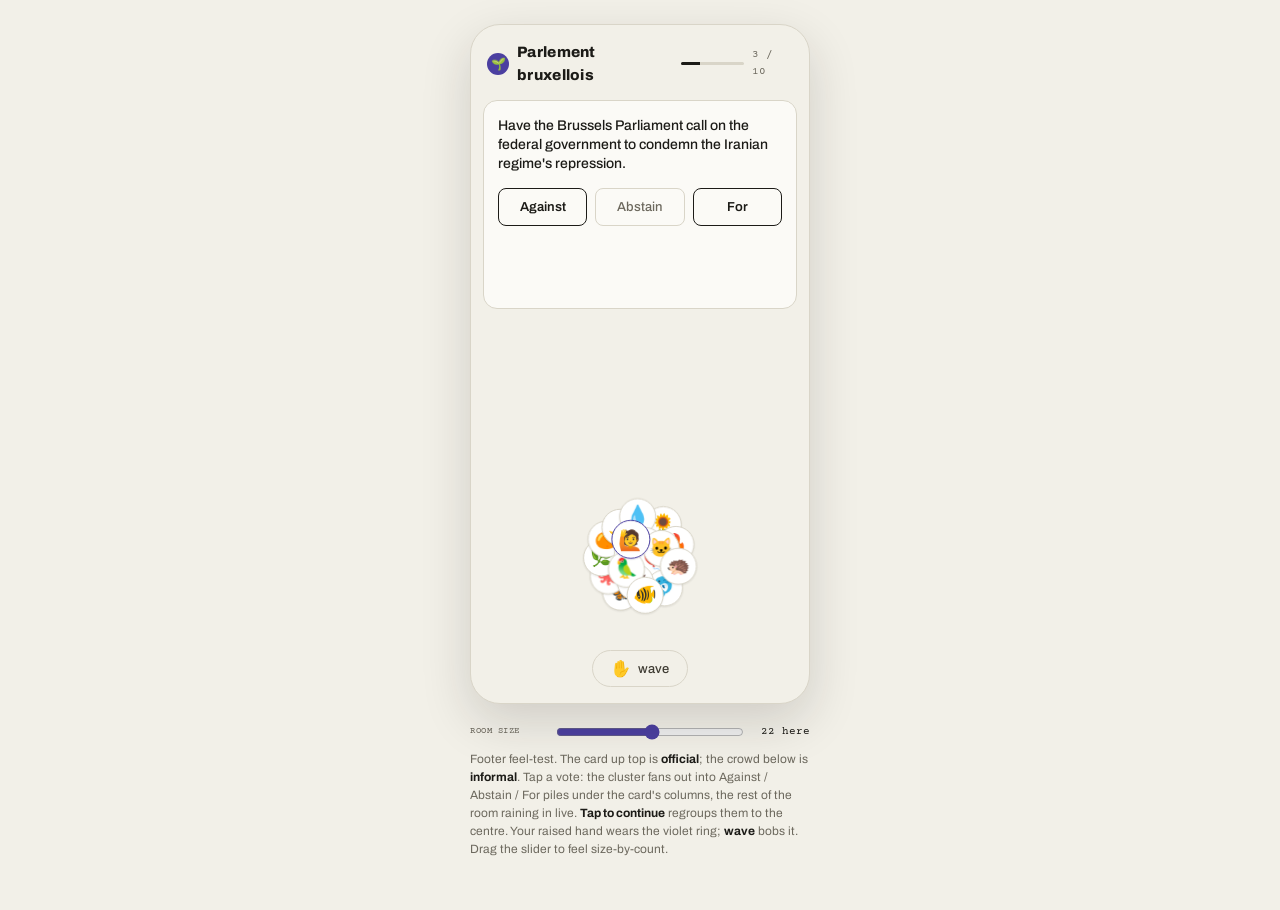
<file: riot_footer_room_prototype.html>
<!DOCTYPE html>
<html lang="en">
<head>
<meta charset="utf-8">
<meta name="viewport" content="width=device-width, initial-scale=1, viewport-fit=cover">
<title>RIOT — footer room prototype</title>
<link rel="preconnect" href="https://fonts.googleapis.com">
<link rel="preconnect" href="https://fonts.gstatic.com" crossorigin>
<link href="https://fonts.googleapis.com/css2?family=Archivo:wght@400;500;650;800&family=Courier+Prime:wght@400;700&display=swap" rel="stylesheet">
<style>
/* Real RIOT «l'acta» tokens — kept in sync with style.css :root */
:root{
  --paper:#F2F0E8; --card:#FBFAF6; --card2:#ECE9DF; --rule:#D9D5C8;
  --ink:#1C1B17; --ink80:#3F3C33; --ink60:#6C685D;
  --stamp:#4B3FA0; --stamp-soft:rgba(75,63,160,.08);
  --moss:#3E6B4F; --brick:#9C3D3D; --amber:#8A6A1F;
  --f-ui:"Archivo",-apple-system,BlinkMacSystemFont,"Segoe UI",sans-serif;
  --f-mono:"Courier Prime","Courier New",ui-monospace,monospace;
}
*{box-sizing:border-box;-webkit-tap-highlight-color:transparent}
html,body{margin:0}
body{background:var(--paper);color:var(--ink);font:16px/1.5 var(--f-ui);
  min-height:100vh;display:flex;flex-direction:column;align-items:center;
  padding:24px 16px 40px;gap:18px}
:focus-visible{outline:2px solid var(--stamp);outline-offset:2px;border-radius:4px}

/* ---------- the phone ---------- */
.phone{width:340px;height:680px;background:var(--paper);border-radius:30px;
  border:0.5px solid var(--rule);box-shadow:0 18px 50px rgba(28,27,23,.16);
  overflow:hidden;position:relative;display:flex;flex-direction:column}

/* header — the brand owns the row in live mode (no §/⚙) */
.hdr{display:flex;align-items:center;gap:8px;padding:16px 16px 6px;flex:0 0 auto}
.rose{width:22px;height:22px;border-radius:50%;background:var(--stamp);
  display:flex;align-items:center;justify-content:center;font-size:12px;flex:0 0 auto}
.cn{font-weight:800;font-size:15px;letter-spacing:.3px}
.prog{margin-left:auto;display:flex;align-items:center;gap:8px}
.ptrack{width:64px;height:3px;background:var(--rule);border-radius:2px;overflow:hidden}
.pfill{height:100%;background:var(--ink);width:30%}
.pn{font-family:var(--f-mono);font-size:11px;color:var(--ink60)}

/* card */
.card{margin:8px 12px 0;background:var(--card);border:1px solid var(--rule);
  border-radius:14px;padding:16px 14px;flex:0 0 auto}
.stmt{font-size:14px;font-weight:500;line-height:1.35;margin:0 0 14px}
.cardbody{min-height:104px}

/* voting: ink-on-paper, Against/For equal weight, Abstain quieter, no valence */
.acts{display:flex;gap:8px}
.btn{flex:1;text-align:center;border:1.5px solid var(--ink);border-radius:8px;
  padding:11px 0;font:600 13px var(--f-ui);background:transparent;color:var(--ink);
  cursor:pointer;transition:transform .12s,background .12s}
.btn.ab{border:1px solid var(--rule);color:var(--ink60);font-weight:500}
.btn:active{transform:scale(.96)}
.btn:hover{background:var(--stamp-soft)}

/* revealed: the chamber only — stamp + party circles in 3 columns */
.stamprow{display:flex;justify-content:center;min-height:0;margin-bottom:12px}
.stamp{border:2px solid var(--moss);color:var(--moss);border-radius:6px;
  padding:4px 10px;text-align:center;transform:rotate(-3deg);
  mix-blend-mode:multiply;animation:thunk .2s ease-out}
.stamp small{display:block;font-family:var(--f-mono);font-size:8px;letter-spacing:2px}
.stamp b{display:block;font-family:var(--f-mono);font-weight:700;font-size:17px;letter-spacing:3px;line-height:1.1}
.stamp .m{display:block;font-family:var(--f-mono);font-weight:400;font-size:9px;letter-spacing:.5px}
@keyframes thunk{0%{transform:rotate(-3deg) scale(1.5);opacity:0}
  60%{transform:rotate(-3deg) scale(.95);opacity:1}100%{transform:rotate(-3deg) scale(1)}}
.cols{display:grid;grid-template-columns:1fr 1fr 1fr;gap:6px;align-items:end;min-height:40px}
.col-discs{display:flex;flex-wrap:wrap;gap:3px;justify-content:center;align-content:flex-end}
.pdisc{min-width:28px;height:28px;padding:0 5px;border-radius:50px;color:#fff;
  font:600 8px var(--f-mono);display:inline-flex;align-items:center;justify-content:center}
.collabs{display:grid;grid-template-columns:1fr 1fr 1fr;gap:6px;
  border-top:1px solid var(--ink);margin-top:6px;padding-top:5px}
.collab{font-family:var(--f-mono);font-size:9px;letter-spacing:1.5px;color:var(--ink60);text-align:center}
.collab.q{color:#b5b3a8}
.cont{text-align:center;font-family:var(--f-mono);font-size:10px;color:var(--ink60);
  margin:12px 0 0;cursor:pointer;letter-spacing:.5px}

.spacer{flex:1 1 auto;min-height:6px}

/* ---------- the footer room ---------- */
.foot{position:relative;height:178px;margin:0 8px;flex:0 0 auto}
.stagebox{position:absolute;inset:0}
.body{position:absolute;left:0;top:0;border-radius:50%;background:#fff;
  display:flex;align-items:center;justify-content:center;
  border:0.5px solid var(--rule);will-change:transform;
  box-shadow:0 1px 2px rgba(28,27,23,.08)}
.body.me{border:1.5px solid var(--stamp);z-index:5}

/* wave dock */
.wavedock{display:flex;justify-content:center;padding:4px 0 16px;flex:0 0 auto}
.wave{border:0.5px solid var(--rule);background:transparent;border-radius:50px;
  padding:8px 18px;font:500 13px var(--f-ui);color:var(--ink80);cursor:pointer;
  display:inline-flex;align-items:center;gap:7px;transition:transform .12s}
.wave:active{transform:scale(.95)}
.wave .hand{font-size:16px;display:inline-block}

/* ---------- studio controls (not part of the app) ---------- */
.controls{width:340px;font-family:var(--f-mono);font-size:11px;color:var(--ink60)}
.controls .row{display:flex;align-items:center;gap:10px;margin-bottom:8px}
.controls label{letter-spacing:.5px;text-transform:uppercase;font-size:9px;min-width:74px}
.controls input[type=range]{flex:1;accent-color:var(--stamp)}
.controls .val{color:var(--ink);min-width:54px;text-align:right}
.controls .note{line-height:1.5;color:var(--ink60);font-family:var(--f-ui);font-size:12px;margin-top:6px}
.controls b{color:var(--ink)}

@media (prefers-reduced-motion: reduce){
  .stamp{animation:none}
}
</style>
</head>
<body>

<div class="phone">
  <div class="hdr">
    <div class="rose">🌱</div>
    <span class="cn">Parlement bruxellois</span>
    <div class="prog"><div class="ptrack"><div class="pfill" id="pfill"></div></div><span class="pn" id="pn">3 / 10</span></div>
  </div>

  <div class="card" id="card">
    <p class="stmt" id="stmt"></p>
    <div class="cardbody" id="cardbody"></div>
  </div>

  <div class="spacer"></div>

  <div class="foot"><div class="stagebox" id="stage"></div></div>

  <div class="wavedock">
    <button class="wave" id="waveBtn"><span class="hand" id="waveHand">✋</span> wave</button>
  </div>
</div>

<div class="controls">
  <div class="row"><label>room size</label>
    <input type="range" id="sizeRange" min="3" max="40" value="22">
    <span class="val" id="sizeVal">22 here</span></div>
  <p class="note" id="note"></p>
</div>

<script>
/* ---------------- the room (sim crowd) ---------------- */
const FACES=["🦊","🦉","🐢","🐝","🦋","🐙","🌻","🌿","🍊","🌙","⚡","🔥","💧","⭐","🍀","🎈",
             "🐱","🐬","🦅","🦜","🐠","🦔","🐳","🦚","🦌","🦕","🦒","🐧","🦩","🐞","🦭",
             "🌷","🍁","🐡","🦘","🦫","🐨","🦡","🦢","🐌"];
const VOTES=["for","against","abstain"];
const COLX={against:1/6, abstain:3/6, for:5/6};   // column centres (fraction of width)

/* per-card chamber layout (the official result up top) */
const CARDS=[
  {stmt:"Have the Brussels Parliament call on the federal government to condemn the Iranian regime's repression.",
   outcome:"APPROVED", margin:"66–0 · 16 abstained",
   cols:{against:[], abstain:[{n:"PTB",c:"#922B21"},{n:"OVLD",c:"#2471A3"}],
         for:[{n:"PS",c:"#C0392B"},{n:"MR",c:"#2471A3"},{n:"Ecolo",c:"#639922"}]}},
  {stmt:"Cap commercial rents in the central districts for the next three years.",
   outcome:"REJECTED", margin:"41–48 · 3 abstained",
   cols:{against:[{n:"MR",c:"#2471A3"},{n:"OVLD",c:"#2471A3"}], abstain:[{n:"DéFI",c:"#7D3C98"}],
         for:[{n:"PS",c:"#C0392B"},{n:"PTB",c:"#922B21"},{n:"Ecolo",c:"#639922"}]}},
  {stmt:"Make the weekend metro service free for under-25s across the region.",
   outcome:"APPROVED", margin:"58–22 · 9 abstained",
   cols:{against:[{n:"MR",c:"#2471A3"}], abstain:[{n:"DéFI",c:"#7D3C98"}],
         for:[{n:"PS",c:"#C0392B"},{n:"PTB",c:"#922B21"},{n:"Ecolo",c:"#639922"},{n:"OVLD",c:"#2471A3"}]}}
];

let N=22, cardIdx=0, revealed=false, bodies=[], W=320, H=178, raf=0;
const reduce = matchMedia("(prefers-reduced-motion: reduce)").matches;
const stage=document.getElementById("stage");
const rand=(a,b)=>a+Math.random()*(b-a);

/* size by count — the lobby's step function (diameter px) */
function diam(n){ return n<=6?60 : n<=12?52 : n<=20?44 : n<=32?37 : 31; }

function buildRoom(){
  stage.innerHTML="";
  bodies=[];
  const d=diam(N), r=d/2;
  for(let i=0;i<N;i++){
    const me=i===0;
    const el=document.createElement("div");
    el.className="body"+(me?" me":"");
    const sz=me?d*1.06:d;
    el.style.width=sz+"px"; el.style.height=sz+"px"; el.style.fontSize=Math.round(sz*0.52)+"px";
    el.textContent = me ? "🙋" : FACES[i%FACES.length];
    stage.appendChild(el);
    bodies.push({el, me, r:sz/2, e:el.textContent,
      vote: me?null:VOTES[Math.floor(Math.random()*3)],
      x:rand(r,W-r), y:rand(r,H-r), vx:0, vy:0, tx:W/2, ty:H/2, pop:0, delay:0});
  }
  setTargets();
  if(reduce){ for(const b of bodies){ b.x=b.tx; b.y=b.ty; } placeAll(); }
}

/* targets: cluster centre while voting, column piles on reveal */
function setTargets(){
  const now=performance.now();
  for(const b of bodies){
    if(!revealed){
      b.tx=W/2; b.ty=H*0.5; b.delay=0;
    } else {
      const v = b.me ? myVote : b.vote;
      b.tx = W*COLX[v];
      b.ty = H - b.r - 4;            // heap up from the floor of the column
      // others rain in live: stagger when their target switches to the pile
      b.delay = b.me ? now : now + rand(120, 2200);
    }
  }
}

let myVote=null;

/* ---------------- physics ---------------- */
function step(){
  const ATTRACT=0.020, DAMP=0.86, JIT = revealed?0.03:0.10, MAXV=7;
  const now=performance.now();
  for(const b of bodies){
    // hold position until this body's stagger delay elapses (live rain-in)
    const targeting = !revealed || now>=b.delay;
    let ax=0, ay=0;
    if(targeting){
      ax += (b.tx-b.x)*ATTRACT;
      ay += (b.ty-b.y)*ATTRACT;
    }
    ax += (Math.random()-0.5)*JIT;
    ay += (Math.random()-0.5)*JIT;
    b._ax=ax; b._ay=ay;
  }
  // pairwise repulsion — slight overlap allowed (busy, colliding)
  for(let i=0;i<bodies.length;i++){
    for(let j=i+1;j<bodies.length;j++){
      const a=bodies[i], c=bodies[j];
      let dx=c.x-a.x, dy=c.y-a.y;
      let dist=Math.hypot(dx,dy)||0.01;
      const min=(a.r+c.r)*0.86;          // 14% overlap tolerated
      if(dist<min){
        const push=(min-dist)/min*0.9;
        const ux=dx/dist, uy=dy/dist;
        a._ax-=ux*push; a._ay-=uy*push;
        c._ax+=ux*push; c._ay+=uy*push;
      }
    }
  }
  for(const b of bodies){
    b.vx=(b.vx+b._ax)*DAMP; b.vy=(b.vy+b._ay)*DAMP;
    b.vx=Math.max(-MAXV,Math.min(MAXV,b.vx));
    b.vy=Math.max(-MAXV,Math.min(MAXV,b.vy));
    b.x+=b.vx; b.y+=b.vy;
    // clamp to the footer box
    b.x=Math.max(b.r,Math.min(W-b.r,b.x));
    b.y=Math.max(b.r,Math.min(H-b.r,b.y));
    if(b.pop>0) b.pop*=0.84; if(b.pop<0.01) b.pop=0;
  }
  placeAll();
  raf=requestAnimationFrame(step);
}
function placeAll(){
  for(const b of bodies){
    const s=1+b.pop;
    b.el.style.transform=`translate(${(b.x-b.r).toFixed(2)}px,${(b.y-b.r).toFixed(2)}px) scale(${s.toFixed(3)})`;
  }
}

/* ---------------- card states ---------------- */
function renderVoting(){
  const c=CARDS[cardIdx];
  document.getElementById("stmt").textContent=c.stmt;
  document.getElementById("cardbody").innerHTML=
    `<div class="acts">
       <button class="btn" data-v="against">Against</button>
       <button class="btn ab" data-v="abstain">Abstain</button>
       <button class="btn" data-v="for">For</button>
     </div>`;
  document.querySelectorAll(".btn").forEach(b=>b.onclick=()=>vote(b.dataset.v));
}
function renderRevealed(){
  const c=CARDS[cardIdx];
  const approved=c.outcome==="APPROVED";
  const disc=p=>`<span class="pdisc" style="background:${p.c}">${p.n}</span>`;
  const colDiscs=k=>`<div class="col-discs">${(c.cols[k]||[]).map(disc).join("")}</div>`;
  document.getElementById("cardbody").innerHTML=
    `<div class="stamprow"><div class="stamp" style="border-color:${approved?'var(--moss)':'var(--brick)'};color:${approved?'var(--moss)':'var(--brick)'}">
        <small>LE PARLEMENT</small><b>${c.outcome}</b><span class="m">${c.margin}</span></div></div>
     <div class="cols">${colDiscs("against")}${colDiscs("abstain")}${colDiscs("for")}</div>
     <div class="collabs"><span class="collab">AGAINST</span><span class="collab q">ABSTAIN</span><span class="collab">FOR</span></div>
     <p class="cont" id="cont">tap to continue ›</p>`;
  document.getElementById("cont").onclick=next;
}
function vote(v){
  if(revealed) return;
  myVote=v; revealed=true;
  renderRevealed();
  setTargets();                 // fan out to the piles; others rain in staggered
}
function next(){
  cardIdx=(cardIdx+1)%CARDS.length;
  revealed=false; myVote=null;
  // re-deal the room's hidden directions for the new card
  for(const b of bodies){ if(!b.me) b.vote=VOTES[Math.floor(Math.random()*3)]; }
  document.getElementById("pn").textContent=((cardIdx+3))+" / 10";
  document.getElementById("pfill").style.width=Math.min(100,(cardIdx+3)*10)+"%";
  renderVoting();
  setTargets();                 // regroup to the centre cluster
}

/* ---------------- wave: an upward impulse on my body ---------------- */
document.getElementById("waveBtn").onclick=()=>{
  const h=document.getElementById("waveHand");
  h.style.transition="transform .15s"; h.style.transform="rotate(22deg) translateY(-4px)";
  setTimeout(()=>h.style.transform="rotate(-15deg)",150);
  setTimeout(()=>h.style.transform="none",330);
  const me=bodies[0]; if(me){ me.vy-=6.5; me.pop=0.28; }
};

/* ---------------- controls + boot ---------------- */
function measure(){
  const r=stage.getBoundingClientRect();
  W=r.width||320; H=r.height||178;
}
const range=document.getElementById("sizeRange");
range.oninput=()=>{
  N=parseInt(range.value,10);
  document.getElementById("sizeVal").textContent=N+" here";
  buildRoom();
};
document.getElementById("note").innerHTML=
  "Footer feel-test. The card up top is <b>official</b>; the crowd below is <b>informal</b>. "+
  "Tap a vote: the cluster fans out into Against / Abstain / For piles under the card's columns, "+
  "the rest of the room raining in live. <b>Tap to continue</b> regroups them to the centre. "+
  "Your raised hand wears the violet ring; <b>wave</b> bobs it. Drag the slider to feel size-by-count.";

window.addEventListener("resize",()=>{ measure(); });
measure();
renderVoting();

// prototype-only debug hooks for headless capture: ?n=N sets room size, ?reveal=1 auto-votes
const QS=new URLSearchParams(location.search);
if(QS.get("n")){ N=Math.max(3,Math.min(40,parseInt(QS.get("n"),10)||22));
  range.value=N; document.getElementById("sizeVal").textContent=N+" here"; }
buildRoom();
if(!reduce) raf=requestAnimationFrame(step);
if(QS.get("reveal")==="1") setTimeout(()=>vote("for"),1400);
</script>
</body>
</html>
</file>
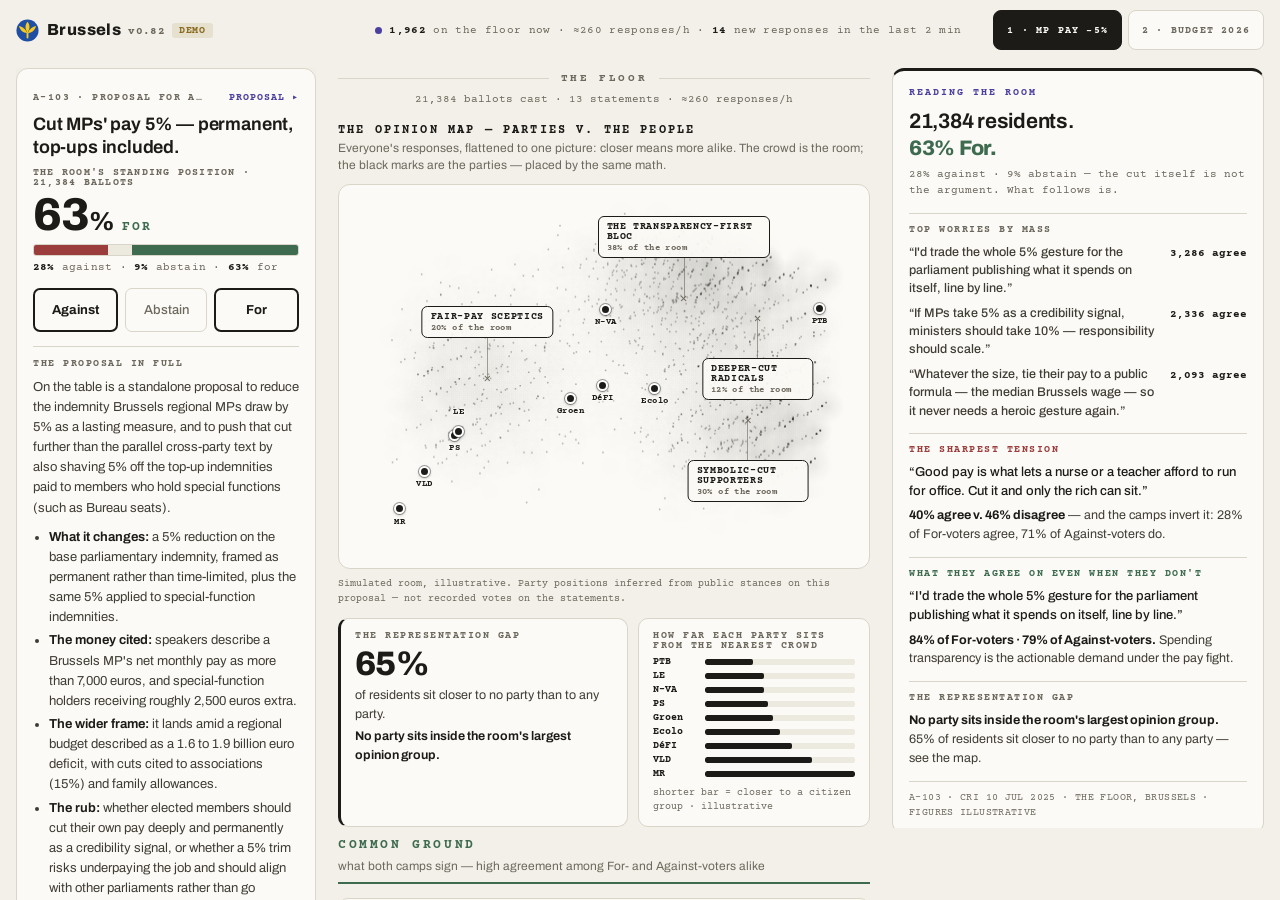
<file: docs/prototypes/deliberate.html>
<!DOCTYPE html>
<html lang="en">
<head>
<meta charset="utf-8">
<meta name="viewport" content="width=device-width, initial-scale=1, viewport-fit=cover">
<meta name="theme-color" content="#F2F0E8">
<title>RIOT — The floor</title>
<link rel="icon" href="../../assets/logos/brussels_iris.svg">
<link rel="preconnect" href="https://fonts.googleapis.com">
<link rel="preconnect" href="https://fonts.gstatic.com" crossorigin>
<link href="https://fonts.googleapis.com/css2?family=Archivo:wght@400;500;650;800&family=Courier+Prime:wght@400;700&display=swap" rel="stylesheet">
<link rel="stylesheet" href="../../style.css">
<style>
/* ============================================================
   THE FLOOR — standalone design demo (no app logic, no backend).
   The open debate between parties in parliament, rebuilt for the
   people: the deliberation is the product, the decision card is a
   fixture. Direction is visible by default everywhere — the
   room's shape IS the message. Floor data is precomputed inline;
   the user's own positions live in localStorage. Figures are
   illustrative and labeled so. style.css provides the l'acta
   tokens + base idioms; everything else is scoped here.
   ============================================================ */
body{overflow:hidden}
.dlb{display:flex;flex-direction:column;height:100dvh}

/* ---- header: brand · presence-as-mass · view tabs ---- */
.dlb header{flex:0 0 auto;display:block;padding:10px 16px 8px;max-width:1280px;margin:0 auto;width:100%;box-sizing:border-box}
.hd-row{display:flex;align-items:center;justify-content:space-between;gap:14px}
.dlb .citysel{cursor:default;min-height:38px;padding:2px 0}
.dlb .citysel:hover{background:none}
/* the demonstration in progress: count · velocity · fresh positions */
.mass{display:flex;align-items:center;gap:7px;min-width:0}
.mass-pulse{width:7px;height:7px;border-radius:50%;background:var(--stamp);flex:0 0 auto;position:relative}
.mass-pulse.tick::after{content:"";position:absolute;inset:-4px;border-radius:50%;
  border:1.5px solid var(--stamp);opacity:0;animation:facetick .7s ease-out}
.mass-line{font:400 11px var(--f-mono);color:var(--ink60);letter-spacing:.03em;
  white-space:nowrap;overflow:hidden;text-overflow:ellipsis}
.mass-line b{color:var(--ink);font-weight:700}
.hd-tabs{display:flex;gap:6px;margin-top:8px}
.hd-tabs .mp-chip{flex:1 1 0;justify-content:center;min-height:40px}
@media (min-width:1080px){
  .hd-tabs{margin-top:0;flex:0 0 auto}
  .hd-tabs .mp-chip{flex:0 0 auto}
  .hd-row .mass{margin-left:auto;margin-right:18px}
}
@media (max-width:1079px){
  .hd-row{flex-wrap:wrap}
  .hd-tabs{flex:1 1 100%}
  .hd-row .mass{display:none}
  .hd-mass-row{display:flex;align-items:flex-start;gap:7px;margin-top:6px}
  .hd-mass-row .mass-pulse{margin-top:3px}
  .hd-mass-row .mass-line{white-space:normal;overflow:visible;line-height:1.45}
}
@media (min-width:1080px){.hd-mass-row{display:none}}

/* ---- the two full-screen views: native horizontal snap ---- */
.bench{flex:1 1 auto;min-height:0;display:flex;overflow-x:auto;overflow-y:hidden;
  scroll-snap-type:x mandatory;scrollbar-width:none;-webkit-overflow-scrolling:touch}
.bench::-webkit-scrollbar{display:none}
.panel{flex:0 0 100%;scroll-snap-align:start;scroll-snap-stop:always;
  overflow-y:auto;overflow-x:hidden;-webkit-overflow-scrolling:touch;
  padding:0 16px calc(28px + env(safe-area-inset-bottom))}

/* ---- panel grid: decision fixture · floor · synthesis ----
   Mobile: pinned compact decision header → synthesis → floor.
   Desktop: sticky decision rail · wide floor · pinned synthesis rail
   (the politician's reading position). */
.pgrid{display:grid;grid-template-columns:minmax(0,1fr);max-width:1280px;margin:0 auto}
.decision{position:sticky;top:0;z-index:20}
/* mobile reading order: pinned decision → synthesis → floor bands */
@media (max-width:1079px){.decision{order:1}.synth{order:2}.floor{order:3}}
@media (min-width:1080px){
  .pgrid{grid-template-columns:300px minmax(0,1fr) 372px;gap:22px;align-items:start}
  .decision,.synth{position:sticky;top:10px;z-index:20}
  .synth{max-height:calc(100dvh - 140px);overflow-y:auto;scrollbar-width:none}
  .synth::-webkit-scrollbar{display:none}
}

/* ---- the decision fixture: compact, persistent, one tap to act ---- */
.dx{background:var(--paper);padding:5px 0 8px;border-bottom:1px solid var(--rule)}
@media (min-width:1080px){
  .dx{background:var(--card);border:1px solid var(--rule);border-radius:12px;
    padding:16px 16px 14px;box-shadow:0 1px 0 rgba(28,27,23,.04),0 10px 28px rgba(28,27,23,.08)}
}
.dx-krow{display:flex;align-items:center;justify-content:space-between;gap:10px;margin:0 0 4px}
.dx-k{margin:0;font:700 10px var(--f-mono);letter-spacing:.14em;text-transform:uppercase;color:var(--ink60);
  white-space:nowrap;overflow:hidden;text-overflow:ellipsis}
.dx-read{flex:0 0 auto;background:none;border:0;cursor:pointer;padding:6px 0 6px 10px;
  font:700 10px var(--f-mono);letter-spacing:.1em;text-transform:uppercase;color:var(--stamp)}
.dx-t{margin:0 0 8px;font:650 15px/1.3 var(--f-ui);letter-spacing:-.01em;color:var(--ink)}
@media (min-width:1080px){.dx-t{font-size:18px}}
/* the room's standing position — direction visible by default */
.dx-sk{margin:0 0 4px;font:700 9.5px var(--f-mono);letter-spacing:.13em;text-transform:uppercase;color:var(--ink60)}
.dx-big{display:none;align-items:baseline;gap:8px;margin:2px 0 6px}
.dx-big .n{font:800 46px/1 var(--f-ui);letter-spacing:-.02em;color:var(--ink)}
.dx-big .n small{font-size:26px;font-weight:800}
.dx-big .w{font:700 13px var(--f-mono);letter-spacing:.16em;text-transform:uppercase}
.dx-big .w.for{color:var(--moss)} .dx-big .w.against{color:var(--brick)}
@media (min-width:1080px){.dx-big{display:flex}}
.dx-bar{position:relative;display:flex;height:12px;border:1px solid var(--rule);border-radius:3px;
  overflow:visible;background:var(--card)}
.dx-bar i{display:block;height:100%}
.dx-bar .sa{background:var(--brick)} .dx-bar .sb{background:var(--card2)} .dx-bar .sf{background:var(--moss)}
.dx-bar .sa:first-child{border-radius:2px 0 0 2px} .dx-bar .sf:last-child{border-radius:0 2px 2px 0}
.dx-leg{margin:6px 0 0;font:400 10.5px var(--f-mono);color:var(--ink60);letter-spacing:.02em}
.dx-leg b{color:var(--ink);font-weight:700}
/* you, pinned on top of the visible split */
.youpin{position:absolute;top:100%;transform:translateX(-50%);text-align:center;pointer-events:none;z-index:3}
.youpin .yp-a{display:block;width:0;height:0;margin:1px auto 0;
  border-left:5px solid transparent;border-right:5px solid transparent;border-bottom:6px solid var(--stamp)}
.youpin .yp-t{display:block;font:700 8.5px var(--f-mono);letter-spacing:.14em;color:var(--stamp);text-transform:uppercase}
.dx-acts{display:flex;gap:7px;margin-top:10px}
.dx-acts .btn{min-height:40px;padding:7px 4px;font-size:13px;border-radius:7px}
@media (min-width:1080px){.dx-acts{margin-top:14px}.dx-acts .btn{min-height:44px}}
.dx-cast{display:flex;align-items:center;gap:10px;margin-top:12px;min-height:42px}
.dx-cast .stamp{position:static;margin:0;font-size:12px;letter-spacing:.15em;border-width:2px;
  border-radius:5px;padding:5px 10px 4px;box-shadow:inset 0 0 0 1px var(--stamp);animation:stampin .2s cubic-bezier(.2,1.6,.4,1) both}
.dx-cast .c-l{font:400 10.5px/1.45 var(--f-mono);color:var(--ink60)}

/* ---- the floor ---- */
.floor{min-width:0;padding-top:14px}
.floor-rule{display:flex;align-items:center;gap:12px;color:var(--ink60)}
.floor-rule::before,.floor-rule::after{content:"";flex:1 1 auto;height:1px;background:var(--rule)}
.floor-rule span{font:700 11px var(--f-mono);letter-spacing:.24em;text-transform:uppercase}
.floor-meta{margin:8px 0 18px;text-align:center;font:400 11px var(--f-mono);color:var(--ink60)}

/* bands: structure against pure popularity */
.band-h{margin:26px 0 4px;padding:0 0 6px;border-bottom:2px solid var(--ink)}
.band-h:first-of-type{margin-top:4px}
.band-n{font:800 13px var(--f-mono);letter-spacing:.2em;text-transform:uppercase;color:var(--ink)}
.band-h.cg .band-n{color:var(--moss)} .band-h.fl .band-n{color:var(--brick)}
.band-h.cg{border-color:var(--moss)} .band-h.fl{border-color:var(--brick)}
.band-sub{display:block;margin-top:3px;font:400 12px/1.45 var(--f-ui);color:var(--ink60)}
.band-wrap{padding-top:10px}

/* an argument with weight: mass carries scale */
.arg{background:var(--card);border:1px solid var(--rule);border-radius:10px;
  padding:13px 14px 12px;margin:0 0 10px}
.arg-top{display:flex;align-items:baseline;justify-content:space-between;gap:10px;margin:0 0 7px}
.a-time{font:400 10px var(--f-mono);color:var(--ink60)}
.a-mass{font:700 10.5px var(--f-mono);color:var(--ink80);letter-spacing:.04em}
.a-text{margin:0 0 11px;color:var(--ink)}
.arg.t1 .a-text{font:500 14px/1.45 var(--f-ui)}
.arg.t2 .a-text{font:500 15.5px/1.42 var(--f-ui)}
.arg.t3 .a-text{font:650 17.5px/1.38 var(--f-ui);letter-spacing:-.008em}
.a-bar{position:relative;display:flex;border:1px solid var(--rule);border-radius:3px;background:var(--card)}
.arg.t1 .a-bar{height:8px} .arg.t2 .a-bar{height:12px} .arg.t3 .a-bar{height:16px}
.a-bar i{display:block;height:100%}
.a-bar .d{background:var(--brick)} .a-bar .p{background:var(--card2)} .a-bar .a{background:var(--moss)}
.a-bar .d:first-child{border-radius:2px 0 0 2px} .a-bar .a:last-child{border-radius:0 2px 2px 0}
.a-leg{margin:6px 0 0;font:400 10.5px var(--f-mono);color:var(--ink60)}
.a-leg b{color:var(--ink);font-weight:700}
.arg.responded .a-leg{margin-top:19px}   /* room for the you-pin under the bar */
/* the camps on this — the cross-tabulation nuance engine */
.a-x{margin:11px 0 0;padding:9px 11px 10px;background:var(--paper);border:1px solid var(--rule);border-radius:7px}
.ax-k{margin:0 0 7px;font:700 9.5px var(--f-mono);letter-spacing:.14em;text-transform:uppercase;color:var(--ink60)}
.ax-row{display:flex;align-items:center;gap:9px;margin:4px 0}
.ax-l{flex:0 0 118px;font:700 9.5px var(--f-mono);letter-spacing:.06em;text-transform:uppercase;color:var(--ink80)}
.ax-track{flex:1 1 auto;height:7px;background:var(--card2);border-radius:2px;overflow:hidden}
.ax-fill{display:block;height:100%;background:var(--ink);border-radius:2px}
.ax-n{flex:0 0 72px;text-align:right;font:700 10.5px var(--f-mono);color:var(--ink)}
.ax-note{margin:8px 0 0;font:400 12px/1.5 var(--f-ui);color:var(--ink80)}
/* carries across camps — the actionable finding */
.a-cc{display:flex;align-items:baseline;gap:7px;margin:10px 0 0;
  font:400 11px/1.5 var(--f-mono);color:var(--moss)}
.a-cc::before{content:"✓";font-weight:700;flex:0 0 auto}
.a-acts{display:flex;gap:7px;margin-top:12px}
.a-acts .btn{min-height:40px;padding:8px 4px;font-size:12.5px;border-radius:7px}
.arg.responded .a-acts{display:none}
.arg.mine{border-color:rgba(75,63,160,.45)}
.a-minenote{margin:10px 0 0;font:400 10.5px/1.5 var(--f-mono);color:var(--stamp)}

/* composer */
.composer{background:var(--card);border:1px dashed var(--rule);border-radius:10px;padding:13px 14px;margin:4px 0 0}
.composer .c-k{margin:0 0 8px;font:700 10px var(--f-mono);letter-spacing:.14em;text-transform:uppercase;color:var(--ink60)}
.composer textarea{width:100%;box-sizing:border-box;resize:none;background:var(--card2);
  border:1px solid var(--rule);border-radius:7px;padding:10px 12px;min-height:64px;
  font:400 14px/1.5 var(--f-ui);color:var(--ink)}
.composer textarea::placeholder{color:var(--ink60)}
.c-row{display:flex;align-items:center;gap:10px;margin-top:9px}
.c-note{flex:1;font:400 10.5px var(--f-mono);color:var(--ink60)}
.c-send{border:0;border-radius:8px;background:var(--ink);color:var(--card);cursor:pointer;
  font:700 13px var(--f-ui);padding:0 16px;min-height:44px}
.c-send:active{transform:scale(.97)}

/* ---- reading the room: the synthesis a politician screenshots ---- */
.synth{padding-top:14px}
@media (min-width:1080px){.synth{padding-top:0;margin-top:10px}}
.sx{background:var(--card);border:1px solid var(--rule);border-radius:12px;padding:16px 16px 13px;
  border-top:3px solid var(--ink)}
.sx-k{margin:0 0 10px;font:700 10px var(--f-mono);letter-spacing:.2em;text-transform:uppercase;color:var(--stamp)}
.sx-line{margin:0 0 4px;font:650 21px/1.3 var(--f-ui);letter-spacing:-.012em;color:var(--ink)}
.sx-line b{font-weight:800}
.sx-line .for{color:var(--moss)} .sx-line .against{color:var(--brick)}
.sx-sub{margin:0 0 6px;font:400 11px/1.5 var(--f-mono);color:var(--ink60)}
.sx-sec{margin:13px 0 0;padding:11px 0 0;border-top:1px solid var(--rule)}
.sx-h{margin:0 0 8px;font:700 9.5px var(--f-mono);letter-spacing:.16em;text-transform:uppercase;color:var(--ink60)}
.sx-h.hot{color:var(--brick)} .sx-h.cc{color:var(--moss)}
.sx-w{display:flex;align-items:baseline;gap:9px;margin:0 0 7px}
.sx-w .q{flex:1 1 auto;min-width:0;font:500 12.5px/1.45 var(--f-ui);color:var(--ink80)}
.sx-w .m{flex:0 0 auto;font:700 11px var(--f-mono);color:var(--ink);white-space:nowrap}
.sx-q{margin:0 0 6px;font:500 13px/1.45 var(--f-ui);color:var(--ink)}
.sx-d{margin:0;font:400 12.5px/1.5 var(--f-ui);color:var(--ink80)}
.sx-d b{color:var(--ink)}
.sx-f{margin:14px 0 0;padding:9px 0 0;border-top:1px solid var(--rule);
  font:400 9.5px/1.5 var(--f-mono);color:var(--ink60);letter-spacing:.04em;text-transform:uppercase}

/* ---- view 2: the balance as a shared object ---- */
.bal2{margin:16px 0 6px;background:var(--card);border:1px solid var(--rule);border-radius:12px;padding:14px 16px 13px}
.bal2-k{margin:0 0 10px;font:700 10px var(--f-mono);letter-spacing:.16em;text-transform:uppercase;color:var(--ink60)}
.bal2-row{display:flex;gap:8px}
.bal2-c{flex:1 1 0;min-width:0}
.bal2-l{margin:0 0 2px;font:700 9px var(--f-mono);letter-spacing:.1em;text-transform:uppercase;color:var(--ink60)}
.bal2-n{font:800 24px/1.05 var(--f-ui);letter-spacing:-.02em;color:var(--ink);white-space:nowrap}
@media (min-width:560px){.bal2-n{font-size:30px}}
.bal2-n small{font:700 11px var(--f-mono);letter-spacing:0;margin-left:3px;color:var(--ink60)}
.bal2-c.fl .bal2-l,.bal2-c.fl .bal2-n{color:var(--brick)}
.bal2-c.you .bal2-l{color:var(--stamp)}
.bal2-c.you .bal2-n{color:var(--stamp)}
.bal2-c.you .bal2-n.idle{color:var(--ink60);font-weight:650}
.bal2-gap{margin:11px 0 0;padding:9px 0 0;border-top:1px solid var(--rule);
  font:400 12.5px/1.5 var(--f-ui);color:var(--ink80)}
.bal2-gap b{color:var(--brick);font-weight:700}

/* the immovable slab everything else negotiates around */
.slab{background:var(--ink);color:var(--paper);border-radius:10px;padding:14px 16px;margin:0 0 12px}
.slab-row{display:flex;align-items:baseline;justify-content:space-between;gap:10px}
.slab-n{font:650 15px/1.3 var(--f-ui);color:var(--paper)}
.slab-amt{font:800 22px/1 var(--f-ui);letter-spacing:-.01em;white-space:nowrap}
.slab-sub{margin:7px 0 0;font:400 12px/1.5 var(--f-ui);color:rgba(242,240,232,.75)}
.slab-tag{display:inline-block;margin:0 0 8px;font:700 9px var(--f-mono);letter-spacing:.16em;
  text-transform:uppercase;color:var(--paper);border:1px solid rgba(242,240,232,.5);
  border-radius:3px;padding:3px 7px 2px}

/* envelopes: the people's budget visible from first paint */
.env{background:var(--card);border:1px solid var(--rule);border-radius:10px;padding:13px 14px 12px;margin:0 0 10px}
.env-head{display:flex;align-items:baseline;gap:8px}
.env-n{font:650 15px/1.3 var(--f-ui);color:var(--ink);white-space:nowrap;overflow:hidden;text-overflow:ellipsis}
.env-lead{flex:1 1 auto;border-bottom:1px dotted var(--rule);transform:translateY(-3px);min-width:12px}
.env-amt{font:700 13.5px var(--f-mono);color:var(--ink);white-space:nowrap}
.env-amt .delta{color:var(--stamp);font-weight:700;margin-left:5px}
.env-sub{margin:3px 0 9px;font:400 12px/1.45 var(--f-ui);color:var(--ink60)}
.env .a-bar{height:12px}
.env .a-bar .d{background:var(--brick)} .env .a-bar .p{background:var(--card2)} .env .a-bar .a{background:var(--moss)}
.env .a-leg{margin-top:6px}
.env.responded .a-leg{margin-top:19px}
.env-acts{display:flex;gap:7px;margin-top:11px}
.env-acts .lbtn{flex:1;min-height:42px;border-radius:7px;cursor:pointer;background:transparent;
  font:700 12px var(--f-mono);letter-spacing:.06em;display:flex;align-items:center;justify-content:center;gap:6px;
  transition:transform .08s,background .08s,color .08s}
.env-acts .lbtn small{font:400 9.5px var(--f-mono);letter-spacing:.05em;text-transform:uppercase}
.lbtn.cut,.lbtn.grow{border:2px solid var(--ink);color:var(--ink)}
.lbtn.keep{border:1.5px solid var(--rule);color:var(--ink60)}
.lbtn:active{transform:scale(.97)}
.lbtn.on{background:var(--ink);color:var(--card);border-color:var(--ink)}
.lbtn.keep.on{background:var(--ink60);border-color:var(--ink60);color:var(--card)}

/* where the axe falls: diverging bars off the keep-line */
.axe{margin:2px 0 0}
.axe-row{display:flex;align-items:center;gap:8px;margin:6px 0}
.axe-l{flex:0 0 96px;font:700 9.5px var(--f-mono);letter-spacing:.04em;text-transform:uppercase;
  color:var(--ink80);white-space:nowrap;overflow:hidden;text-overflow:ellipsis}
.axe-track{flex:1 1 auto;position:relative;height:11px;background:var(--card2);border-radius:2px}
.axe-track::before{content:"";position:absolute;left:50%;top:-2px;bottom:-2px;width:1.5px;background:var(--ink60)}
.axe-bar{position:absolute;top:0;bottom:0}
.axe-bar.cut{right:50%;background:var(--brick);border-radius:2px 0 0 2px}
.axe-bar.grow{left:50%;background:var(--moss);border-radius:0 2px 2px 0}
.axe-n{flex:0 0 40px;text-align:right;font:700 10px var(--f-mono);color:var(--ink)}
.axe-cap{display:flex;justify-content:space-between;margin:7px 0 0;
  font:700 8.5px var(--f-mono);letter-spacing:.12em;text-transform:uppercase}
.axe-cap .c{color:var(--brick)} .axe-cap .g{color:var(--moss)}

.demo-note{margin:26px 0 0;text-align:center;font:400 10.5px/1.6 var(--f-mono);color:var(--ink60)}
/* anchored scrolls clear the pinned decision header on mobile */
@media (max-width:1079px){.band-h,.arg,.env,.bal2,.sx,.slab,.tm,.omap,.gap{scroll-margin-top:310px}}

/* ---- the opinion map: parties v. the people, one space ---- */
.omap{margin:16px 0 4px}
.om-k{margin:0 0 3px;font:800 12px var(--f-mono);letter-spacing:.18em;text-transform:uppercase;color:var(--ink)}
.om-sub{margin:0 0 9px;font:400 12px/1.45 var(--f-ui);color:var(--ink60)}
.om-stage{position:relative;border:1px solid var(--rule);border-radius:12px;background:var(--card);overflow:hidden}
@media (max-width:559px){.omap .om-stage{border-radius:0;border-left:0;border-right:0;margin:0 -16px}}
.om-stage canvas{display:block;width:100%;height:100%}
/* party glyphs: ink markers with white halo — unmissable against the field */
.om-party{position:absolute;transform:translate(-50%,-50%);background:none;border:0;padding:0;margin:0;
  cursor:pointer;z-index:6;width:44px;height:44px;display:flex;flex-direction:column;align-items:center;justify-content:center}
.om-party i{width:11px;height:11px;border-radius:50%;background:var(--ink);border:2.5px solid #fff;
  box-shadow:0 0 0 1px rgba(28,27,23,.4),0 1px 3px rgba(28,27,23,.35);flex:0 0 auto}
.om-party span{position:absolute;top:50%;left:50%;margin-top:8px;transform:translateX(-50%);
  font:800 9px var(--f-mono);letter-spacing:.05em;color:var(--ink);white-space:nowrap;
  text-shadow:0 0 3px var(--card),0 0 3px var(--card),0 0 4px var(--card),0 1px 3px var(--card)}
.om-party.on i{background:var(--stamp);box-shadow:0 0 0 1px var(--stamp),0 1px 3px rgba(28,27,23,.35)}
.om-party.on span{color:var(--stamp)}
/* cluster callouts: a labeled box tethered to its centroid mark */
.om-cx{position:absolute;transform:translate(-50%,-50%);z-index:4;font:800 12px var(--f-mono);color:var(--ink60);pointer-events:none}
.om-cl{position:absolute;z-index:5;background:none;border:0;padding:0;margin:0;cursor:pointer;text-align:left;max-width:172px}
.om-cl .clbox{display:block;background:rgba(251,250,246,.93);border:1px solid var(--ink);border-radius:6px;padding:5px 8px 4px}
.om-cl .cln{display:block;font:800 9.5px var(--f-mono);letter-spacing:.07em;text-transform:uppercase;color:var(--ink)}
.om-cl .cls{display:block;font:700 9px var(--f-mono);letter-spacing:.04em;color:var(--ink60);margin-top:1px}
.om-cl.on .clbox{border-color:var(--stamp);box-shadow:0 0 0 2px rgba(75,63,160,.18)}
.om-cl.on .cln{color:var(--stamp)}
.om-line{position:absolute;height:1px;background:var(--ink60);opacity:.6;z-index:3;transform-origin:0 0;pointer-events:none}
/* you, projected through the same model */
.om-you{position:absolute;transform:translate(-50%,-50%);z-index:7;pointer-events:none}
.om-you i{display:block;width:13px;height:13px;border-radius:50%;background:var(--card);
  border:3px solid var(--stamp);box-shadow:0 0 0 3px rgba(75,63,160,.22)}
.om-you span{position:absolute;top:100%;left:50%;transform:translateX(-50%);margin-top:1px;
  font:700 8.5px var(--f-mono);letter-spacing:.14em;text-transform:uppercase;color:var(--stamp);
  text-shadow:0 0 3px var(--card),0 0 3px var(--card)}
.om-note{margin:7px 0 0;font:400 10px/1.5 var(--f-mono);color:var(--ink60)}
.om-hint{margin:6px 0 0;min-height:18px;font:700 11px var(--f-mono);color:var(--stamp)}
.om-hint:empty{display:none}
/* the representation gap, quantified */
.gap{display:grid;grid-template-columns:1fr;gap:10px;margin:12px 0 0}
@media (min-width:560px){.gap{grid-template-columns:5fr 4fr}}
.gap-find{background:var(--card);border:1px solid var(--rule);border-left:3px solid var(--ink);border-radius:10px;padding:12px 14px}
.gf-h{margin:0 0 6px;font:700 9.5px var(--f-mono);letter-spacing:.16em;text-transform:uppercase;color:var(--ink60)}
.gf-n{font:800 34px/1 var(--f-ui);letter-spacing:-.02em;color:var(--ink)}
.gf-t{margin:4px 0 0;font:400 12.5px/1.5 var(--f-ui);color:var(--ink80)}
.gf-t b{color:var(--ink);font-weight:650}
.gap-rank{background:var(--card);border:1px solid var(--rule);border-radius:10px;padding:12px 14px}
.gr-row{display:flex;align-items:center;gap:8px;margin:4px 0}
.gr-p{flex:0 0 44px;font:800 9.5px var(--f-mono);color:var(--ink)}
.gr-track{flex:1 1 auto;height:6px;background:var(--card2);border-radius:2px;overflow:hidden}
.gr-fill{display:block;height:100%;background:var(--ink);border-radius:2px}
.gr-n{flex:0 0 22px;text-align:right;font:700 10px var(--f-mono);color:var(--ink)}
.gr-note{margin:7px 0 0;font:400 9.5px/1.5 var(--f-mono);color:var(--ink60)}
/* a party's stance, pinned on a statement's bar */
.ppin{position:absolute;bottom:calc(100% + 3px);transform:translateX(-50%);z-index:4;white-space:nowrap;
  font:800 8px var(--f-mono);letter-spacing:.05em;background:var(--ink);color:var(--card);
  border-radius:3px;padding:2px 5px}
.arg.pinned .a-bar{margin-top:18px}
/* a cluster's defining statements, lit in the floor */
.arg.hl{border-color:var(--stamp);box-shadow:0 0 0 2px rgba(75,63,160,.18)}

/* ---- the treemap: bird's-eye of the money ---- */
.tm{margin:12px 0 4px}
.tm-bar{display:flex;gap:6px;margin:0 0 8px}
.tm-bar .mp-chip{flex:1 1 0;justify-content:center;text-align:center}
.tm-stage{position:relative;height:300px;border-radius:12px;overflow:hidden;border:1px solid var(--rule)}
@media (max-width:559px){.tm-stage{height:252px}}
.tm-tile{position:absolute;box-sizing:border-box;background:var(--card);border:1px solid var(--rule);
  padding:7px 8px;overflow:hidden;cursor:pointer;text-align:left;margin:0;
  transition:left .5s cubic-bezier(.2,.7,.3,1),top .5s cubic-bezier(.2,.7,.3,1),
    width .5s cubic-bezier(.2,.7,.3,1),height .5s cubic-bezier(.2,.7,.3,1)}
.tm-tile.alt{background:#F4F2E9}
.tm-tile:active{filter:brightness(.97)}
.tm-tile .tn{display:block;font:650 11.5px/1.25 var(--f-ui);color:var(--ink)}
.tm-tile.big .tn{font:650 14px/1.25 var(--f-ui)}
.tm-tile .ta{display:block;margin-top:2px;font:700 10.5px var(--f-mono);color:var(--ink80)}
.tm-tile .tl{display:block;margin-top:1px;font:700 10px var(--f-mono);color:var(--ink60)}
.tm-tile.locked{background:var(--ink);border-color:var(--ink);cursor:default}
.tm-tile.locked .tn,.tm-tile.locked .ta{color:var(--paper)}
.tm-tile.locked .tl{color:rgba(242,240,232,.7)}
.tm-leg{margin:7px 0 0;font:400 10px/1.6 var(--f-mono);color:var(--ink60)}
.tm-leg:empty{display:none}

/* ---- the street accepts new signs: per-band entry point (demo-gated) ---- */
.band-add{display:flex;width:100%;align-items:center;justify-content:center;gap:8px;min-height:44px;
  margin:2px 0 0;background:none;border:1px dashed var(--rule);border-radius:10px;color:var(--ink60);
  font:700 10.5px var(--f-mono);letter-spacing:.08em;text-transform:uppercase}

/* ---- the left rail's job: full proposal + provenance (desktop) ---- */
.dx-more{display:none}
@media (min-width:1080px){
  .decision{max-height:calc(100dvh - 24px);overflow-y:auto;scrollbar-width:none}
  .decision::-webkit-scrollbar{display:none}
  .dx-more{display:block;margin-top:14px;padding-top:12px;border-top:1px solid var(--rule)}
  .dx-more .dm-h{margin:0 0 8px;font:700 9.5px var(--f-mono);letter-spacing:.16em;text-transform:uppercase;color:var(--ink60)}
  .dx-more .brief{font-size:13px;line-height:1.55;color:var(--ink80)}
  .dx-more .brief p{margin:0 0 9px}
  .dx-more .brief ul{margin:0 0 9px;padding-left:16px}
  .dx-more .brief li{margin:3px 0}
  .dx-more .brief strong{color:var(--ink);font-weight:650}
  .dx-prov{margin-top:10px;padding-top:9px;border-top:1px solid var(--rule);
    font:400 9.5px/1.7 var(--f-mono);color:var(--ink60);letter-spacing:.04em;text-transform:uppercase}
}

/* ---- full proposal overlay (one idiom: fixed paper, ✕ closes) ---- */
.ovl{position:fixed;inset:0;background:var(--paper);z-index:80;overflow-y:auto;-webkit-overflow-scrolling:touch}
.ovl[hidden]{display:none}
.ovl-hd{position:sticky;top:0;display:flex;align-items:center;justify-content:space-between;gap:10px;
  padding:12px 16px;background:rgba(242,240,232,.92);backdrop-filter:blur(8px);border-bottom:1px solid var(--rule);z-index:5}
.ovl-k{font:700 10.5px var(--f-mono);letter-spacing:.16em;text-transform:uppercase;color:var(--ink60)}
.ovl-x{width:40px;height:40px;border-radius:50%;border:1.5px solid var(--rule);background:var(--card);
  color:var(--ink);font-size:17px;line-height:1;cursor:pointer;display:inline-flex;align-items:center;justify-content:center}
.ovl-x:active{transform:scale(.94)}
.ovl-body{max-width:640px;margin:0 auto;padding:18px 18px 40px}
.ovl-body h2{font:650 22px/1.34 var(--f-ui);letter-spacing:-.012em;margin:6px 0 14px;color:var(--ink)}
.ovl-body .brief{color:var(--ink80);font-size:15px;line-height:1.55}
.ovl-body .brief p{margin:0 0 11px}
.ovl-body .brief ul{margin:0 0 11px;padding-left:18px}
.ovl-body .brief li{margin:4px 0}
.ovl-body .brief strong{color:var(--ink);font-weight:650}
.ovl-acts{display:flex;gap:8px;margin-top:18px;padding-top:14px;border-top:1px solid var(--rule)}
.ovl-acts .btn{min-height:52px}
.ovl-cast{margin-top:18px;padding-top:14px;border-top:1px solid var(--rule);
  display:flex;align-items:center;gap:12px}
.ovl-cast .stamp{position:static;margin:0;animation:none}
.ovl-cast .c-l{font:400 11px/1.5 var(--f-mono);color:var(--ink60)}
</style>
</head>
<body class="dlb">
  <header>
    <div class="hd-row">
      <div class="brand">
        <span class="citysel">
          <img class="rose" src="../../assets/logos/brussels_iris.svg" alt="" width="23" height="23">
          <span>Brussels</span>
        </span>
        <span class="ver">v0.82</span>
        <span class="previewtag">demo</span>
      </div>
      <div class="mass">
        <span class="mass-pulse" id="massPulse" aria-hidden="true"></span>
        <span class="mass-line" id="massLine"></span>
      </div>
      <div class="hd-tabs">
        <button class="mp-chip on" id="tab0" type="button" role="tab" aria-selected="true">1 · MP pay −5%</button>
        <button class="mp-chip" id="tab1" type="button" role="tab" aria-selected="false">2 · Budget 2026</button>
      </div>
    </div>
    <div class="hd-mass-row">
      <span class="mass-pulse" id="massPulseM" aria-hidden="true"></span>
      <span class="mass-line" id="massLineM"></span>
    </div>
  </header>

  <main class="bench" id="bench">
    <!-- ============ VIEW 1 · the argument floor ============ -->
    <section class="panel" id="panel0">
      <div class="pgrid">
        <aside class="decision"><div class="dx" id="dx0"></div></aside>
        <div class="floor">
          <div class="floor-rule"><span>The floor</span></div>
          <p class="floor-meta">21,384 ballots cast · 13 statements · ≈260 responses/h</p>
          <div id="omap"></div>
          <div id="floor0"></div>
          <p class="demo-note">A design exploration — not connected to a live room. Figures illustrative.<br>The proposal is a real decision of the Brussels Parliament (A-103, CRI 10 Jul 2025).</p>
        </div>
        <aside class="synth"><div class="sx" id="sx0"></div></aside>
      </div>
    </section>

    <!-- ============ VIEW 2 · the allocation floor ============ -->
    <section class="panel" id="panel1">
      <div class="pgrid">
        <aside class="decision"><div class="dx" id="dx1"></div></aside>
        <div class="floor">
          <div class="floor-rule"><span>The floor</span></div>
          <p class="floor-meta">12,041 residents drafting the budget · 8 envelopes · figures illustrative</p>
          <div id="bal2"></div>
          <div id="tmap"></div>
          <div id="floor1"></div>
          <p class="demo-note">A design exploration — not connected to a live room. Envelope figures are illustrative.<br>The text is a real decision of the Brussels Parliament (CRI, 27 Mar 2026).</p>
        </div>
        <aside class="synth"><div class="sx" id="sx1"></div></aside>
      </div>
    </section>
  </main>

  <!-- full proposal: one overlay, content swapped per view -->
  <div class="ovl" id="ovl" hidden>
    <div class="ovl-hd"><span class="ovl-k" id="ovlK"></span>
      <button class="ovl-x" id="ovlX" type="button" aria-label="Close">✕</button></div>
    <div class="ovl-body" id="ovlBody"></div>
  </div>

<script src="deliberate-data.js"></script>
<script>
/* Demo-only. Floor data is precomputed below + in deliberate-data.js
   (generated by scripts/build_floor_map.py — simulated, illustrative);
   only the user's own positions persist (localStorage riot.delib.v1). */
"use strict";
const $=s=>document.querySelector(s);
const fmt=n=>n.toLocaleString("en-US");
const fmtM=n=>(n<0?"−":"+")+fmt(Math.abs(Math.round(n)));

/* =================== precomputed floor =================== */
const PAY={
  kicker:"A-103 · Proposal for a decision",
  shortTitle:"Cut MPs' pay 5% — permanent, top-ups included.",
  headline:"Cut Brussels MPs' parliamentary indemnity by 5% on a permanent basis, applying the reduction not only to the base pay but also to the extra indemnities paid for special functions.",
  tally:{against:5983,abstain:1929,for:13472},
  prov:"Source — Brussels Parliament, plenary CRI 10 Jul 2025 · doc A-103/1 2024/2025 · roll-call vote · figures illustrative · party positions inferred from public stances (demo)",
  brief:`<p>On the table is a standalone proposal to reduce the indemnity Brussels regional MPs draw by 5% as a lasting measure, and to push that cut further than the parallel cross-party text by also shaving 5% off the top-up indemnities paid to members who hold special functions (such as Bureau seats).</p>
<ul><li><strong>What it changes:</strong> a 5% reduction on the base parliamentary indemnity, framed as permanent rather than time-limited, plus the same 5% applied to special-function indemnities.</li>
<li><strong>The money cited:</strong> speakers describe a Brussels MP's net monthly pay as more than 7,000 euros, and special-function holders receiving roughly 2,500 euros extra.</li>
<li><strong>The wider frame:</strong> it lands amid a regional budget described as a 1.6 to 1.9 billion euro deficit, with cuts cited to associations (15%) and family allowances.</li>
<li><strong>The rub:</strong> whether elected members should cut their own pay deeply and permanently as a credibility signal, or whether a 5% trim risks underpaying the job and should align with other parliaments rather than go furthest.</li></ul>`
};
/* d/p/a = disagree/pass/agree counts; xF/xA = % agreeing among headline
   For-voters / Against-voters (the cross-tabulation). band: cg | fl | nf */
const STMTS=[
 {id:"s1",band:"cg",time:"2h ago",d:505,p:421,a:3286,xF:84,xA:79,
  text:"I'd trade the whole 5% gesture for the parliament publishing what it spends on itself, line by line."},
 {id:"s3",band:"cg",time:"4h ago",d:576,p:474,a:2336,xF:73,xA:62,
  text:"If MPs take 5% as a credibility signal, ministers should take 10% — responsibility should scale."},
 {id:"s2",band:"cg",time:"6h ago",d:413,p:442,a:2093,xF:74,xA:66,
  text:"Whatever the size, tie their pay to a public formula — the median Brussels wage — so it never needs a heroic gesture again."},
 {id:"s7",band:"cg",time:"9h ago",d:457,p:361,a:1589,xF:69,xA:61,
  text:"Start with the €2,500 top-ups for special functions — leadership should feel it before backbenchers do."},
 {id:"s4",band:"fl",time:"3h ago",d:1601,p:586,a:1717,xF:31,xA:67,
  text:"5% changes nothing for a €1.6 billion deficit. This is symbolism standing in for a real budget debate."},
 {id:"s5",band:"fl",time:"5h ago",d:1662,p:506,a:1444,xF:28,xA:71,
  text:"Good pay is what lets a nurse or a teacher afford to run for office. Cut it and only the rich can sit."},
 {id:"s9",band:"fl",time:"8h ago",d:706,p:399,a:1966,xF:81,xA:33,
  text:"€7,000 net a month in a region cutting family allowances is indefensible, whatever the workload."},
 {id:"s6",band:"fl",time:"7h ago",d:1155,p:302,a:1293,xF:63,xA:24,
  text:"If the cut is temporary it will quietly lapse the moment we stop watching. Permanent, or it's theatre."},
 {id:"s8",band:"fl",time:"10h ago",d:738,p:378,a:776,xF:52,xA:27,
  text:"Align with the Chamber and Flanders instead of competing to cut deepest — races to the bottom are also theatre."},
 {id:"s12",band:"nf",time:"47 min ago",d:34,p:39,a:114,
  text:"The end-of-term departure bonus is the real scandal — 5% of salary is noise next to it."},
 {id:"s10",band:"nf",time:"1h ago",d:58,p:45,a:111,
  text:"Pay them per attendance and published work, not per seat — presence is measurable."},
 {id:"s11",band:"nf",time:"3h ago",d:123,p:51,a:167,
  text:"Cut the number of MPs from 89 to 60 before touching anyone's pay — fewer seats, same work."},
 {id:"s13",band:"nf",time:"22 min ago",d:32,p:22,a:42,
  text:"Means-test nothing, cut nothing: freeze indemnities until the deficit is under 1%."}
];

const BUD={
  kicker:"CRI 27 Mar 2026 · Budget ordinance",
  shortTitle:"Adopt the 2026 spending budget — and its −957 M€ deficit.",
  headline:"Adopt the Region's 2026 spending budget, authorising the year's expenditure and the deficit that comes with it.",
  tally:{against:9804,abstain:2167,for:7118},
  prov:"Source — Brussels Parliament, plenary CRI 27 Mar 2026 · budget général des dépenses 2026 · figures illustrative",
  brief:`<p>This is the spending side of the Region's 2026 budget — the credits each policy area is authorised to spend. Paired with the revenue text, it is the Region's first full initial budget after a long run on provisional twelfths.</p>
<ul><li><strong>It sets the deficit.</strong> The 2026 budget is planned to close in the red, with the SEC/ESR balance fixed at under -957 million euros.</li>
<li><strong>From stopgap to plan.</strong> For more than a year the Region spent through monthly provisional twelfths, which guaranteed continuity of public services but rolled deficits forward without a clear direction.</li>
<li><strong>Savings land on real programmes.</strong> Debate flagged cuts touching employment measures — reduced subsidised-contract premiums and the end of the Activa scheme among them.</li>
<li><strong>The rub:</strong> the only ways to shrink a 1.5-billion-euro deficit are to cut spending or raise revenue — and where the axe falls (employment, social programmes) is exactly what the budget is fought over.</li></ul>`
};
const BASE=-957;
/* response counts thin out down the list — engagement drops with scroll depth */
const ENVS=[
 {id:"stib",name:"Mobility & public transport",amt:1550,c:1607,k:5325,g:5032,
  sub:"STIB operations + investment"},
 {id:"emp",name:"Employment & local economy",amt:800,c:985,k:2533,g:7692,
  sub:"where the 2026 cuts land — Activa ended, ACS premiums reduced"},
 {id:"hous",name:"Housing",amt:150,c:688,k:1854,g:7944,
  sub:"investment budget; ~50,000 households on the social-housing list"},
 {id:"env",name:"Environment & climate",amt:450,c:1735,k:3864,g:3473,
  sub:"Bruxelles Environnement programmes"},
 {id:"mun",name:"Support to the 19 municipalities",amt:600,c:2469,k:4332,g:1564,
  sub:"general dotations"},
 {id:"cult",name:"Culture & heritage",amt:60,c:4972,k:2026,g:843,
  sub:"incl. Kanal–Centre Pompidou"},
 {id:"adm",name:"Administration & e-government",amt:400,c:4994,k:1722,g:496,
  sub:"running the Region itself"}
];
/* the floor's draft: majority position per envelope, ±10% notional */
function floorDraft(){
  let bal=BASE;
  for(const e of ENVS){
    const top=Math.max(e.c,e.k,e.g);
    if(top===e.c)bal+=e.amt*.1; else if(top===e.g)bal-=e.amt*.1;
  }
  return bal;   // −1,006: the room chooses a deeper deficit
}

/* =================== my positions (localStorage) =================== */
let MY={pay:{vote:null,resp:{},stmt:null},bud:{vote:null,lines:{}}};
try{const raw=localStorage.getItem("riot.delib.v1");if(raw)MY=Object.assign(MY,JSON.parse(raw));}catch(e){}
function save(){try{localStorage.setItem("riot.delib.v1",JSON.stringify(MY));}catch(e){}}

/* =================== decision fixture =================== */
const VOTE_TXT={for:"FOR",against:"AGAINST",abstain:"ABSTAIN"};
function tallyBits(t,my){
  const tot=t.against+t.abstain+t.for+(my?1:0);
  const n={against:t.against+(my==="against"?1:0),abstain:t.abstain+(my==="abstain"?1:0),for:t.for+(my==="for"?1:0)};
  const pc={against:100*n.against/tot,abstain:100*n.abstain/tot,for:100*n.for/tot};
  const lead=pc.for>=pc.against?{w:"for",pc:pc.for}:{w:"against",pc:pc.against};
  // pin sits at the midpoint of the user's segment
  const mid=my==="against"?pc.against/2:my==="abstain"?pc.against+pc.abstain/2:pc.against+pc.abstain+pc.for/2;
  return {tot,n,pc,lead,mid};
}
function renderDX(view){
  const D=view===0?PAY:BUD, key=view===0?"pay":"bud";
  const my=MY[key].vote;
  const b=tallyBits(D.tally,my);
  const pin=my?`<span class="youpin" style="left:${b.mid}%"><span class="yp-a"></span><span class="yp-t">you</span></span>`:"";
  const acts=my
    ? `<div class="dx-cast"><span class="stamp">${VOTE_TXT[my]}</span>
       <span class="c-l">your ballot is one of the ${fmt(b.n[my])} ${my==="abstain"?"abstaining":my}</span></div>`
    : `<div class="dx-acts">
        <button class="btn a" data-vote="against">Against</button>
        <button class="btn ab" data-vote="abstain">Abstain</button>
        <button class="btn f" data-vote="for">For</button></div>`;
  $("#dx"+view).innerHTML=`
    <div class="dx-krow"><p class="dx-k">${D.kicker}</p>
      <button class="dx-read" data-read="${view}" type="button">Proposal ▸</button></div>
    <h2 class="dx-t">${D.shortTitle}</h2>
    <p class="dx-sk">The room's standing position · ${fmt(b.tot)} ballots</p>
    <div class="dx-big"><span class="n">${Math.round(b.lead.pc)}<small>%</small></span>
      <span class="w ${b.lead.w}">${b.lead.w}</span></div>
    <div class="dx-bar">
      <i class="sa" style="width:${b.pc.against}%"></i><i class="sb" style="width:${b.pc.abstain}%"></i><i class="sf" style="width:${b.pc.for}%"></i>
      ${pin}
    </div>
    <p class="dx-leg"${my?' style="margin-top:21px"':""}><b>${Math.round(b.pc.against)}%</b> against · <b>${Math.round(b.pc.abstain)}%</b> abstain · <b>${Math.round(b.pc.for)}%</b> for</p>
    ${acts}
    <div class="dx-more">
      <p class="dm-h">The proposal in full</p>
      <div class="brief">${D.brief}</div>
      <p class="dx-prov">${D.prov}</p>
    </div>`;
}
document.addEventListener("click",e=>{
  const v=e.target.closest("[data-vote]");
  if(v){
    const view=v.closest(".panel")?.id==="panel1"||v.closest(".ovl-body")?.dataset.view==="1"?1:0;
    const key=view===0?"pay":"bud";
    if(!MY[key].vote){MY[key].vote=v.dataset.vote;save();renderDX(view);renderOvl();
      if(view===0){renderSX0();placeYou();}else renderSX1();}
    return;
  }
  const r=e.target.closest("[data-read]");
  if(r)openOvl(Number(r.dataset.read));
});

/* =================== overlay =================== */
let ovlView=null;
function openOvl(view){ovlView=view;renderOvl();$("#ovl").hidden=false;}
function renderOvl(){
  if(ovlView===null)return;
  const D=ovlView===0?PAY:BUD,key=ovlView===0?"pay":"bud",my=MY[key].vote;
  $("#ovlK").textContent=D.kicker;
  $("#ovlBody").dataset.view=String(ovlView);
  $("#ovlBody").innerHTML=`<h2>${D.headline}</h2><div class="brief">${D.brief}</div>`+(my
    ? `<div class="ovl-cast"><span class="stamp">${VOTE_TXT[my]}</span><span class="c-l">Your ballot is cast. The floor stays open.</span></div>`
    : `<div class="ovl-acts">
        <button class="btn a" data-vote="against">Against</button>
        <button class="btn ab" data-vote="abstain">Abstain</button>
        <button class="btn f" data-vote="for">For</button></div>`);
}
$("#ovlX").addEventListener("click",()=>{$("#ovl").hidden=true;ovlView=null;});
document.addEventListener("keydown",e=>{if(e.key==="Escape"&&!$("#ovl").hidden){$("#ovl").hidden=true;ovlView=null;}});

/* =================== view 1 · argument floor =================== */
/* map ↔ floor shared state (data from deliberate-data.js) */
const FM=window.FLOOR_MAP||null;
const CL={},PTY={};
if(FM){for(const c of FM.clusters)CL[c.id]=c;for(const p of FM.parties)PTY[p.id]=p;}
let activeParty=null,activeCluster=null;
function tier(t){return t>=3000?"t3":t>=1500?"t2":"t1"}
function argBar(d,p,a,mine,extra,inbar){
  const t=d+p+a;
  const pd=100*d/t,pp=100*p/t,pa=100*a/t;
  const mid=mine==="d"?pd/2:mine==="p"?pd+pp/2:pd+pp+pa/2;
  const pin=mine?`<span class="youpin" style="left:${mid}%"><span class="yp-a"></span><span class="yp-t">you</span></span>`:"";
  return `<div class="a-bar">
    <i class="d" style="width:${pd}%"></i><i class="p" style="width:${pp}%"></i><i class="a" style="width:${pa}%"></i>${pin}${inbar||""}</div>
  <p class="a-leg"><b>${Math.round(pd)}%</b> disagree · <b>${Math.round(pp)}%</b> pass · <b>${Math.round(pa)}%</b> agree${extra||""}</p>`;
}
function stmtHTML(s){
  const mine=MY.pay.resp[s.id];
  const d=s.d+(mine==="d"?1:0),p=s.p+(mine==="p"?1:0),a=s.a+(mine==="a"?1:0);
  const tot=d+p+a;
  // map ↔ floor: an active cluster lights its defining statements; an active
  // party pins its inferred stance on every bar it has one for
  const hl=activeCluster && (CL[activeCluster]?.stmts||[]).includes(s.id);
  const pst=activeParty ? PTY[activeParty]?.st?.[s.id] : undefined;
  const ppin=pst!==undefined && pst!==null
    ? `<span class="ppin" style="left:${pst===-1?12:pst===0?50:88}%">${PTY[activeParty].name}</span>`:"";
  let nuance="";
  if(s.band==="fl"&&s.xF!==undefined){
    const note=s.xF>50&&s.xA>50?"":
      s.xF>s.xA
       ? `Carried by the For camp; the Against camp holds out.`
       : `Even residents voting <b>Against</b> the cut back this more than For-voters do.`;
    nuance=`<div class="a-x"><p class="ax-k">The camps on this</p>
      <div class="ax-row"><span class="ax-l">For-voters</span>
        <span class="ax-track"><span class="ax-fill" style="width:${s.xF}%"></span></span>
        <span class="ax-n">${s.xF}% agree</span></div>
      <div class="ax-row"><span class="ax-l">Against-voters</span>
        <span class="ax-track"><span class="ax-fill" style="width:${s.xA}%"></span></span>
        <span class="ax-n">${s.xA}% agree</span></div>
      ${note?`<p class="ax-note">${note}</p>`:""}</div>`;
  }
  if(s.band==="cg"&&s.xF!==undefined)
    nuance=`<p class="a-cc">carries across camps — ${s.xF}% of For-voters and ${s.xA}% of Against-voters agree</p>`;
  return `<div class="arg ${tier(tot)}${mine?" responded":""}${hl?" hl":""}${ppin?" pinned":""}" data-id="${s.id}">
    <div class="arg-top"><span class="a-time">${s.time}</span><span class="a-mass">${fmt(tot)} responses</span></div>
    <p class="a-text">${s.text}</p>
    ${argBar(d,p,a,mine,"",ppin)}
    ${nuance}
    <div class="a-acts">
      <button class="btn a" data-r="d">Disagree</button>
      <button class="btn ab" data-r="p">Pass</button>
      <button class="btn f" data-r="a">Agree</button></div>
  </div>`;
}
const BANDS=[
 {key:"cg",cls:"cg",name:"Common ground",sub:"what both camps sign — high agreement among For- and Against-voters alike"},
 {key:"fl",cls:"fl",name:"The fault line",sub:"where the room splits sharpest — by overall division or by camp"},
 {key:"nf",cls:"nf",name:"Still forming",sub:"fresh voices, not yet weighed — respond before mass decides their fate"}
];
function renderFloor0(){
  const html=BANDS.map(b=>{
    let list=STMTS.filter(s=>s.band===b.key);
    if(b.key!=="nf")list=[...list].sort((x,y)=>(y.d+y.p+y.a)-(x.d+x.p+x.a));
    let inner=list.map(stmtHTML).join("");
    if(b.key!=="nf")
      inner+=`<button class="band-add" type="button" disabled>+ Add your statement — submissions open in the next window</button>`;
    if(b.key==="nf"){
      if(MY.pay.stmt)
        inner=`<div class="arg t1 mine"><div class="arg-top"><span class="a-time">just now</span><span class="a-mass">1 response — yours</span></div>
          <p class="a-text">${MY.pay.stmt}</p>
          <p class="a-minenote">On the floor. Fresh voices are weighed over the next hours.</p></div>`+inner;
      inner+=`<div class="composer"><p class="c-k">Add your voice</p>
        <textarea id="cText" rows="3" maxlength="140" placeholder="One statement others can agree or disagree with — not a reply, not an essay."></textarea>
        <div class="c-row"><span class="c-note" id="cCount">140 left · filed anonymously</span>
        <button class="c-send" id="cSend" type="button">File statement</button></div></div>`;
    }
    return `<div class="band-h ${b.cls}"><span class="band-n">${b.name}</span>
      <span class="band-sub">${b.sub}</span></div><div class="band-wrap">${inner}</div>`;
  }).join("");
  $("#floor0").innerHTML=html;
  const c=$("#cText");
  if(c)c.addEventListener("input",()=>{$("#cCount").textContent=`${140-c.value.length} left · filed anonymously`;});
}
$("#floor0").addEventListener("click",e=>{
  const b=e.target.closest("[data-r]");
  if(b){
    const id=b.closest(".arg").dataset.id;
    if(!MY.pay.resp[id]){MY.pay.resp[id]=b.dataset.r;save();renderFloor0();placeYou();}
    return;
  }
  if(e.target.closest("#cSend")){
    const v=$("#cText").value.trim();
    if(v){MY.pay.stmt=v;save();renderFloor0();}
  }
});

/* =================== view 1 · synthesis =================== */
function renderSX0(){
  const b=tallyBits(PAY.tally,MY.pay.vote);
  const byAgree=[...STMTS].filter(s=>s.band!=="nf").sort((x,y)=>y.a-x.a).slice(0,3);
  const tension=STMTS.find(s=>s.id==="s5"), cc=STMTS.find(s=>s.id==="s1");
  $("#sx0").innerHTML=`
    <p class="sx-k">Reading the room</p>
    <p class="sx-line">${fmt(b.tot)} residents.<br><b class="${b.lead.w}">${Math.round(b.lead.pc)}% ${b.lead.w==="for"?"For":"Against"}.</b></p>
    <p class="sx-sub">${Math.round(b.pc.against)}% against · ${Math.round(b.pc.abstain)}% abstain — the cut itself is not the argument. What follows is.</p>
    <div class="sx-sec"><p class="sx-h">Top worries by mass</p>
      ${byAgree.map(s=>`<div class="sx-w"><span class="q">“${s.text}”</span><span class="m">${fmt(s.a)} agree</span></div>`).join("")}
    </div>
    <div class="sx-sec"><p class="sx-h hot">The sharpest tension</p>
      <p class="sx-q">“${tension.text}”</p>
      <p class="sx-d"><b>${Math.round(100*tension.a/(tension.d+tension.p+tension.a))}% agree v. ${Math.round(100*tension.d/(tension.d+tension.p+tension.a))}% disagree</b> — and the camps invert it: ${tension.xF}% of For-voters agree, ${tension.xA}% of Against-voters do.</p>
    </div>
    <div class="sx-sec"><p class="sx-h cc">What they agree on even when they don't</p>
      <p class="sx-q">“${cc.text}”</p>
      <p class="sx-d"><b>${cc.xF}% of For-voters · ${cc.xA}% of Against-voters.</b> Spending transparency is the actionable demand under the pay fight.</p>
    </div>
    ${FM?`<div class="sx-sec"><p class="sx-h">The representation gap</p>
      <p class="sx-d"><b>${FM.headline}</b> ${FM.gapShare}% of residents sit closer to no party than to any party — see the map.</p>
    </div>`:""}
    <p class="sx-f">A-103 · CRI 10 Jul 2025 · the floor, Brussels · figures illustrative</p>`;
}

/* =================== view 1 · the opinion map ===================
   Precomputed offline (scripts/build_floor_map.py): PCA over simulated
   residents' 14-dim response vectors; the parties projected through the
   SAME model — same space, same math. Canvas carries the mass (density
   grid + 1,500 sampled residents); DOM carries the reading layer
   (cluster callouts, party glyphs, you). */
const CLPOS={g1:[0,-1],g2:[0,1],g3:[0,-1],g4:[0,1]};  // callout direction per cluster
function omapShell(){
  const host=$("#omap"); if(!host)return;
  if(!FM){host.innerHTML="";return;}
  host.innerHTML=`<div class="omap">
    <p class="om-k">The opinion map — parties v. the people</p>
    <p class="om-sub">Everyone's responses, flattened to one picture: closer means more alike. The crowd is the room; the black marks are the parties — placed by the same math.</p>
    <div class="om-stage" id="omStage"><canvas id="omCanvas"></canvas><div id="omOvl"></div></div>
    <p class="om-hint" id="omHint" aria-live="polite"></p>
    <p class="om-note">Simulated room, illustrative. Party positions inferred from public stances on this proposal — not recorded votes on the statements.</p>
    ${gapHTML()}
  </div>`;
  drawOMap();
}
function gapHTML(){
  const ranked=[...FM.parties].sort((a,b)=>a.dist-b.dist);
  const mx=Math.max(...ranked.map(p=>p.dist));
  return `<div class="gap">
    <div class="gap-find">
      <p class="gf-h">The representation gap</p>
      <span class="gf-n">${FM.gapShare}%</span>
      <p class="gf-t">of residents sit closer to no party than to any party.</p>
      <p class="gf-t"><b>${FM.headline}</b></p>
    </div>
    <div class="gap-rank">
      <p class="gf-h">How far each party sits from the nearest crowd</p>
      ${ranked.map(p=>`<div class="gr-row"><span class="gr-p">${p.name}</span>
        <span class="gr-track"><span class="gr-fill" style="width:${Math.round(100*p.dist/mx)}%"></span></span></div>`).join("")}
      <p class="gr-note">shorter bar = closer to a citizen group · illustrative</p>
    </div>
  </div>`;
}
function drawOMap(){
  const stage=$("#omStage"); if(!stage)return;
  const w=stage.clientWidth, h=Math.round(w*FM.gh/FM.gw);
  stage.style.height=h+"px";
  const cv=$("#omCanvas"), dpr=Math.min(window.devicePixelRatio||1,2);
  cv.width=w*dpr; cv.height=h*dpr;
  const ctx=cv.getContext("2d"); ctx.scale(dpr,dpr);
  ctx.clearRect(0,0,w,h);
  const cw=w/FM.gw;
  for(const [i,j,v] of FM.density){           // the mass: soft ink
    const x=(i+.5)*cw, y=(j+.5)*(h/FM.gh), r=cw*1.5;
    const g=ctx.createRadialGradient(x,y,0,x,y,r);
    g.addColorStop(0,`rgba(28,27,23,${.13*v})`);
    g.addColorStop(1,"rgba(28,27,23,0)");
    ctx.fillStyle=g; ctx.beginPath(); ctx.arc(x,y,r,0,7); ctx.fill();
  }
  ctx.fillStyle="rgba(28,27,23,.34)";          // the texture: sampled residents
  for(const [x,y] of FM.pts) ctx.fillRect(x*w-.75,y*h-.75,1.5,1.5);
  renderOmOverlay(w,h);
  placeYou();
}
function omLine(x1,y1,x2,y2){
  const len=Math.hypot(x2-x1,y2-y1), ang=Math.atan2(y2-y1,x2-x1);
  return `<span class="om-line" style="left:${x1}px;top:${y1}px;width:${len}px;transform:rotate(${ang}rad)"></span>`;
}
function renderOmOverlay(w,h){
  const ov=$("#omOvl"); if(!ov)return;
  let html="";
  for(const c of FM.clusters){                 // callouts tethered to centroids
    const x=c.cx*w, y=c.cy*h;
    const [dx,dy]=CLPOS[c.id]||[0,-1];
    let bx=x+dx*44, by=y+dy*40;
    if(dx===0) bx=Math.max(84,Math.min(w-84,bx));   // keep the box inside the stage
    by=Math.max(8,Math.min(h-46,by));
    const tx=dx<0?"-100%":dx>0?"0":"-50%", ty=dy<0?"-100%":dy>0?"0":"-50%";
    html+=omLine(x,y,bx,by);
    html+=`<span class="om-cx" style="left:${x}px;top:${y}px">✕</span>`;
    html+=`<button class="om-cl${activeCluster===c.id?" on":""}" type="button" data-cluster="${c.id}"
      style="left:${bx}px;top:${by}px;transform:translate(${tx},${ty})">
      <span class="clbox"><span class="cln">${c.label}</span><span class="cls">${c.share}% of the room</span></span></button>`;
  }
  html+=FM.parties.map(p=>`<button class="om-party${activeParty===p.id?" on":""}" type="button"
    data-party="${p.id}" style="left:${p.x*w}px;top:${p.y*h}px" aria-label="${p.name}"><i></i><span>${p.name}</span></button>`).join("");
  ov.innerHTML=html;
  untangleLabels(ov);
}
/* party labels: keep the dot true, move only the label until none collide */
function untangleLabels(ov){
  const placed=[];
  ov.querySelectorAll(".om-party span").forEach(s=>{
    const tries=[[0,8],[0,-24],[18,8],[-18,8],[18,-24],[-18,-24],[0,22]];
    for(const [ox,oy] of tries){
      s.style.marginLeft=ox+"px"; s.style.marginTop=oy+"px";
      const r=s.getBoundingClientRect();
      const hit=placed.some(q=>!(r.right<q.left+2||r.left>q.right-2||r.bottom<q.top+2||r.top>q.bottom-2));
      if(!hit){placed.push(r);return;}
    }
    placed.push(s.getBoundingClientRect());
  });
}
function youXY(){
  const resp=MY.pay.resp, vote=MY.pay.vote;
  if(!vote && !Object.keys(resp).length) return null;
  const code={d:-1,p:0,a:1};
  let x=0,y=0;
  FM.dims.forEach((dm,i)=>{
    let v;
    if(dm==="ballot") v=vote?(vote==="against"?-1:vote==="abstain"?0:1):FM.mean[i];
    else v=resp[dm]!==undefined?code[resp[dm]]:FM.mean[i];
    const c=v-FM.mean[i]; x+=c*FM.comps[0][i]; y+=c*FM.comps[1][i];
  });
  const B=FM.box,m=B.marg;
  const nx=m+(x-B.mnx)/(B.mxx-B.mnx)*(1-2*m), ny=m+(y-B.mny)/(B.mxy-B.mny)*(1-2*m);
  return [Math.min(.97,Math.max(.03,nx)),Math.min(.97,Math.max(.03,ny))];
}
function placeYou(){
  const ov=$("#omOvl"); if(!ov||!FM)return;
  const old=ov.querySelector(".om-you"); if(old)old.remove();
  const xy=youXY(); if(!xy)return;
  const stage=$("#omStage");
  const d=document.createElement("div"); d.className="om-you";
  d.style.left=(xy[0]*stage.clientWidth)+"px"; d.style.top=(xy[1]*stage.clientHeight)+"px";
  d.innerHTML="<i></i><span>you</span>";
  ov.appendChild(d);
}
function omapRefresh(){
  const stage=$("#omStage"); if(!stage)return;
  renderOmOverlay(stage.clientWidth,stage.clientHeight);
  placeYou();
}
$("#omap").addEventListener("click",e=>{
  const pb=e.target.closest("[data-party]");
  if(pb){
    activeParty=activeParty===pb.dataset.party?null:pb.dataset.party;
    activeCluster=null;
    omapRefresh(); renderFloor0();
    $("#omHint").textContent=activeParty
      ? `${PTY[activeParty].name}'s inferred stance is pinned on each statement below — tap again to clear.` : "";
    return;
  }
  const cb=e.target.closest("[data-cluster]");
  if(cb){
    const id=cb.dataset.cluster;
    activeCluster=activeCluster===id?null:id;
    activeParty=null;
    omapRefresh(); renderFloor0();
    $("#omHint").textContent=activeCluster?`${CL[id].label} — its defining statements are lit below.`:"";
    if(activeCluster){
      const first=document.querySelector(`.arg[data-id="${CL[id].stmts[0]}"]`);
      if(first) first.scrollIntoView({behavior:"smooth",block:"center"});
    }
  }
});

/* =================== view 2 · allocation floor =================== */
function myDelta(){
  let d=0;
  for(const e of ENVS){
    const c=MY.bud.lines[e.id];
    if(c==="cut")d+=e.amt*.1; else if(c==="grow")d-=e.amt*.1;
  }
  return d;
}
function renderBal(){
  const fd=floorDraft();
  const touched=Object.keys(MY.bud.lines).length;
  const you=touched?BASE+myDelta():null;
  $("#bal2").innerHTML=`<div class="bal2">
    <p class="bal2-k">The balance · SEC 2026 · M€</p>
    <div class="bal2-row">
      <div class="bal2-c"><p class="bal2-l">Official draft</p><span class="bal2-n">−957</span></div>
      <div class="bal2-c fl"><p class="bal2-l">The floor's draft</p><span class="bal2-n">${fmtM(fd).replace("+","")}</span></div>
      <div class="bal2-c you"><p class="bal2-l">Your draft</p><span class="bal2-n${you===null?" idle":""}">${you===null?"—":fmtM(you).replace("+","")}</span></div>
    </div>
    <p class="bal2-gap">The floor's draft runs <b>${fmt(Math.abs(Math.round(fd-BASE)))} M€ deeper</b> into the red: the room buys housing and employment with cuts to administration and culture that don't cover them.</p>
  </div>`;
}
function envHTML(e){
  const mine=MY.bud.lines[e.id];
  const c=e.c+(mine==="cut"?1:0),k=e.k+(mine==="keep"?1:0),g=e.g+(mine==="grow"?1:0);
  const tot=c+k+g;
  const delta=mine==="cut"?`−${Math.round(e.amt*.1)}`:mine==="grow"?`+${Math.round(e.amt*.1)}`:"";
  const pd=100*c/tot,pp=100*k/tot,pa=100*g/tot;
  const mid=mine==="cut"?pd/2:mine==="keep"?pd+pp/2:mine==="grow"?pd+pp+pa/2:null;
  const pin=mid!==null?`<span class="youpin" style="left:${mid}%"><span class="yp-a"></span><span class="yp-t">you</span></span>`:"";
  return `<div class="env${mine?" responded":""}" data-id="${e.id}">
    <div class="env-head"><span class="env-n">${e.name}</span><span class="env-lead"></span>
      <span class="env-amt">${e.amt.toLocaleString("en").replace(/,/g," ")} M€${delta?`<span class="delta">${delta}</span>`:""}</span></div>
    <p class="env-sub">${e.sub}</p>
    <div class="a-bar"><i class="d" style="width:${pd}%"></i><i class="p" style="width:${pp}%"></i><i class="a" style="width:${pa}%"></i>${pin}</div>
    <p class="a-leg"><b>${Math.round(pd)}%</b> cut · <b>${Math.round(pp)}%</b> keep · <b>${Math.round(pa)}%</b> grow · ${fmt(tot)} responses</p>
    <div class="env-acts">
      <button class="lbtn cut${mine==="cut"?" on":""}" data-c="cut">− <small>cut 10%</small></button>
      <button class="lbtn keep${mine==="keep"?" on":""}" data-c="keep">＝ <small>keep</small></button>
      <button class="lbtn grow${mine==="grow"?" on":""}" data-c="grow">＋ <small>grow 10%</small></button></div>
  </div>`;
}
function renderFloor1(){
  $("#floor1").innerHTML=`
    <div class="slab"><span class="slab-tag">🔒 Fixed</span>
      <div class="slab-row"><span class="slab-n">Debt interest</span><span class="slab-amt">500 M€</span></div>
      <p class="slab-sub">Interest on the existing debt — cited at more than three times the housing investment. Not votable. Every envelope below negotiates around this slab.</p>
    </div>`+ENVS.map(envHTML).join("");
}
$("#panel1").addEventListener("click",e=>{
  const b=e.target.closest("[data-c]");
  if(!b)return;
  const id=b.closest(".env").dataset.id;
  if(MY.bud.lines[id]===b.dataset.c)return;
  MY.bud.lines[id]=b.dataset.c;save();
  renderFloor1();renderBal();
});

/* =================== view 2 · the treemap ===================
   Squarified, hand-rolled. Area = M€. Two states: the official draft and
   the floor's draft (majority position per envelope, ±10%) — toggling
   animates tile areas: the people redrawing the budget, as motion.
   Direction is carried by the ▲/▼ glyph, never by color. */
let tmMode="official";
const fmtA=n=>String(Math.round(n)).replace(/\B(?=(\d{3})+(?!\d))/g," ");
function envLean(e){return Math.round(100*(e.g-e.c)/(e.c+e.k+e.g));}
function tmItems(){
  const items=ENVS.map(e=>{
    const top=Math.max(e.c,e.k,e.g);
    const fl=Math.round(top===e.c?e.amt*.9:top===e.g?e.amt*1.1:e.amt);
    return {id:e.id,name:e.name,off:e.amt,fl,lean:envLean(e)};
  });
  items.push({id:"debt",name:"Debt interest",off:500,fl:500,locked:true});
  items.sort((a,b)=>b.off-a.off);   // stable order across the toggle
  return items;
}
function squarifyLayout(items,W,H){
  const total=items.reduce((s,i)=>s+i.v,0);
  const sc=items.map(i=>({it:i,a:i.v/total*W*H}));
  const rects=[]; let x=0,y=0,w=W,h=H,row=[],i=0;
  const worst=(row,side)=>{
    const s=row.reduce((t,r)=>t+r.a,0); let m=0;
    for(const r of row){const q=Math.max(side*side*r.a/(s*s),(s*s)/(side*side*r.a)); if(q>m)m=q;}
    return m;
  };
  const flush=()=>{
    const s=row.reduce((t,r)=>t+r.a,0);
    if(w>=h){const cw=s/h; let cy=y;
      for(const r of row){const ch=r.a/cw; rects.push({it:r.it,x,y:cy,w:cw,h:ch}); cy+=ch;}
      x+=cw; w-=cw;
    }else{const ch=s/w; let cx=x;
      for(const r of row){const cw2=r.a/ch; rects.push({it:r.it,x:cx,y,w:cw2,h:ch}); cx+=cw2;}
      y+=ch; h-=ch;}
    row=[];
  };
  while(i<sc.length){
    const side=Math.min(w,h);
    if(!row.length||worst(row.concat([sc[i]]),side)<=worst(row,side)) row.push(sc[i++]);
    else flush();
  }
  if(row.length)flush();
  return rects;
}
function renderTM(){
  const host=$("#tmap"); if(!host)return;
  const fd=floorDraft();
  host.innerHTML=`<div class="tm">
    <div class="tm-bar">
      <button class="mp-chip${tmMode==="official"?" on":""}" data-tm="official" type="button">Official draft · −957 M€</button>
      <button class="mp-chip${tmMode==="floor"?" on":""}" data-tm="floor" type="button">The floor's draft · ${fmtM(fd).replace("+","")} M€</button>
    </div>
    <div class="tm-stage" id="tmStage"></div>
    <p class="tm-leg" id="tmLeg"></p>
  </div>`;
  layoutTM();
}
function layoutTM(){
  const stage=$("#tmStage"); if(!stage)return;
  const W=stage.clientWidth, H=stage.clientHeight;
  if(!W||!H)return;
  const items=tmItems().map(i=>({...i,v:tmMode==="official"?i.off:i.fl}));
  const rects=squarifyLayout(items,W,H);
  const leg=[];
  for(const r of rects){
    let t=stage.querySelector(`.tm-tile[data-id="${r.it.id}"]`);
    if(!t){
      t=document.createElement("button"); t.type="button"; t.dataset.id=r.it.id;
      t.className="tm-tile"+(r.it.locked?" locked":"");
      stage.appendChild(t);
    }
    const amt=tmMode==="official"?r.it.off:r.it.fl;
    const showName=r.w>=88&&r.h>=42, showAmt=r.w>=50&&r.h>=26;
    const lean=r.it.locked?"🔒 fixed":(r.it.lean<0?`▼ ${r.it.lean}`:`▲ +${r.it.lean}`);
    t.classList.toggle("big",r.w>=170&&r.h>=84);
    t.classList.toggle("alt",!r.it.locked&&["emp","env","cult"].includes(r.it.id));
    t.innerHTML=(showName?`<span class="tn">${r.it.name}</span>`:"")+
      (showAmt?`<span class="ta">${fmtA(amt)} M€</span>`:"")+
      (showName&&r.h>=60?`<span class="tl">${lean}</span>`:"");
    if(!showName) leg.push(`${r.it.name} ${fmtA(amt)} M€ ${r.it.locked?"🔒":(r.it.lean<0?"▼"+r.it.lean:"▲+"+r.it.lean)}`);
    Object.assign(t.style,{left:r.x/W*100+"%",top:r.y/H*100+"%",width:r.w/W*100+"%",height:r.h/H*100+"%"});
  }
  $("#tmLeg").textContent=leg.length?"small tiles — "+leg.join(" · "):"";
}
$("#tmap").addEventListener("click",e=>{
  const c=e.target.closest("[data-tm]");
  if(c){
    if(tmMode!==c.dataset.tm){
      tmMode=c.dataset.tm;
      document.querySelectorAll("#tmap .mp-chip").forEach(x=>x.classList.toggle("on",x===c));
      layoutTM();
    }
    return;
  }
  const t=e.target.closest(".tm-tile");
  if(!t)return;
  const target=t.classList.contains("locked")
    ? document.querySelector("#panel1 .slab")
    : document.querySelector(`.env[data-id="${t.dataset.id}"]`);
  if(target) target.scrollIntoView({behavior:"smooth",block:"center"});
});

/* =================== view 2 · synthesis =================== */
function renderSX1(){
  const fd=floorDraft();
  const leans=ENVS.map(e=>({name:e.name,lean:100*(e.g-e.c)/(e.c+e.k+e.g)}))
    .sort((x,y)=>y.lean-x.lean);
  const maxL=Math.max(...leans.map(l=>Math.abs(l.lean)));
  const uncertain=[...leans].sort((x,y)=>Math.abs(x.lean)-Math.abs(y.lean))[0];
  const b=tallyBits(BUD.tally,MY.bud.vote);
  $("#sx1").innerHTML=`
    <p class="sx-k">Reading the room</p>
    <p class="sx-line">${fmt(12041)} residents redrew the budget.<br><b class="against">They chose a deeper deficit.</b></p>
    <p class="sx-sub">On the ordinance itself: ${Math.round(b.pc.against)}% against, ${Math.round(b.pc.for)}% for — the room rejects the budget as drafted.</p>
    <div class="sx-sec"><p class="sx-h hot">The gap</p>
      <p class="sx-d"><b>−957 M€</b> official · <b>${fmtM(fd).replace("+","")} M€</b> the floor — <b>${fmt(Math.abs(Math.round(fd-BASE)))} M€ apart.</b> The cuts the room wants (administration, culture) don't pay for what it grows (housing, employment) — and it accepts that.</p>
    </div>
    <div class="sx-sec"><p class="sx-h">Where the axe falls — and where it doesn't</p>
      <div class="axe">
        ${leans.map(l=>{
          const w=Math.abs(l.lean)/maxL*48;
          return `<div class="axe-row"><span class="axe-l">${l.name}</span>
            <span class="axe-track"><span class="axe-bar ${l.lean<0?"cut":"grow"}" style="width:${w}%"></span></span>
            <span class="axe-n">${l.lean<0?"−":"+"}${Math.round(Math.abs(l.lean))}</span></div>`;
        }).join("")}
        <div class="axe-cap"><span class="c">◂ net cut</span><span class="g">net grow ▸</span></div>
      </div>
    </div>
    <div class="sx-sec"><p class="sx-h">The most uncertain line</p>
      <p class="sx-q">${uncertain.name}</p>
      <p class="sx-d">The closest cut-v-grow split on the floor (net ${uncertain.lean<0?"−":"+"}${Math.round(Math.abs(uncertain.lean))}). This is the envelope the room hasn't decided.</p>
    </div>
    <p class="sx-f">Budget 2026 · CRI 27 Mar 2026 · the floor, Brussels · figures illustrative</p>`;
}

/* =================== view tabs & presence =================== */
const bench=$("#bench"),tabs=[$("#tab0"),$("#tab1")];
tabs.forEach((t,i)=>t.addEventListener("click",()=>{
  bench.scrollTo({left:i*bench.clientWidth,behavior:"smooth"});
}));
let benchTick=null;
bench.addEventListener("scroll",()=>{
  if(benchTick)return;
  benchTick=requestAnimationFrame(()=>{
    benchTick=null;
    const i=Math.round(bench.scrollLeft/bench.clientWidth);
    tabs.forEach((t,j)=>{t.classList.toggle("on",j===i);t.setAttribute("aria-selected",j===i?"true":"false");});
  });
});

/* presence as mass: slow ticks, no fake precision */
let here=1962,fresh=14;
function massText(short){return short
  ? `<b>${fmt(here)}</b> here · ≈260/h · <b>${fresh}</b> new responses in 2 min`
  : `<b>${fmt(here)}</b> on the floor now · ≈260 responses/h · <b>${fresh}</b> new responses in the last 2 min`;}
function renderMass(pulse){
  $("#massLine").innerHTML=massText(false);
  $("#massLineM").innerHTML=massText(true);
  if(pulse)for(const id of ["massPulse","massPulseM"]){
    const el=$("#"+id);el.classList.remove("tick");void el.offsetWidth;el.classList.add("tick");
  }
}
renderMass(false);
setInterval(()=>{fresh=8+Math.floor(Math.random()*14);renderMass(true);},15000);
setInterval(()=>{here+=1+Math.floor(Math.random()*3);renderMass(false);},26000);

/* boot */
renderDX(0);renderDX(1);
renderFloor0();renderSX0();omapShell();
renderBal();renderTM();renderFloor1();renderSX1();
let rsT=null;
addEventListener("resize",()=>{clearTimeout(rsT);rsT=setTimeout(()=>{if(FM)drawOMap();layoutTM();},150);});
</script>
</body>
</html>
</file>
<file: style.css>
/* RIOT viewer — «l'acta» ballot-paper theme.
   The chrome is paper + print-ink + stamp-pad violet; saturated color is reserved
   for DATA (party brand colors) and never decorates chrome. The GHOST is the one
   non-party data mark and it deliberately wears YOUR ink (--ghost-ink = --stamp),
   never a colour of its own.
   Booth rule: no valence color (green/red) before a vote is cast — For/Against
   differ by position and weight only. Valence (moss/brick) exists only in
   post-vote contexts: room splits, the reveal, the minutes. */
:root{
  --paper:#F2F0E8;          /* ballot stock */
  --card:#FBFAF6;           /* the ballot itself */
  --card2:#ECE9DF;          /* inset surfaces (raw text, pressed) */
  --rule:#D9D5C8;           /* form rules, borders, tracks */
  --ink:#1C1B17;            /* print black */
  --ink80:#3F3C33;          /* body text */
  --ink60:#6C685D;          /* secondary print */
  --stamp:#4B3FA0;          /* stamp-pad violet — the one chrome accent */
  --stamp-soft:rgba(75,63,160,.08);
  --ghost-ink:var(--stamp); /* the GHOST's ink = the YOU ring's violet: spectral, chromatically yours */
  --moss:#3E6B4F;           /* post-vote only: for / agree / approved */
  --brick:#9C3D3D;          /* post-vote only: against / differ / rejected */
  --amber:#8A6A1F;          /* editorial provenance: AI reword, lectura, preview */
  --f-ui:"Archivo",-apple-system,BlinkMacSystemFont,"Segoe UI",sans-serif;
  --f-mono:"Courier Prime","Courier New",ui-monospace,monospace;
}
*{box-sizing:border-box;-webkit-tap-highlight-color:transparent}
html,body{margin:0;height:100%}
body{background:var(--paper);color:var(--ink);
  font:16px/1.5 var(--f-ui);overflow:hidden}
:focus-visible{outline:2px solid var(--stamp);outline-offset:2px;border-radius:4px}
.app{display:flex;flex-direction:column;height:100dvh;max-width:680px;margin:0 auto}

/* ---- header ---- */
header{display:flex;align-items:center;justify-content:space-between;
  padding:12px 14px 4px;flex:0 0 auto}
.brand{position:relative;display:flex;align-items:center;gap:7px;min-width:0}
.citysel{display:flex;align-items:center;gap:8px;background:none;border:0;cursor:pointer;
  color:var(--ink);font:inherit;font-weight:800;font-size:16px;letter-spacing:.4px;
  padding:6px 8px;border-radius:8px;min-height:44px;min-width:0}
/* the masthead carries the instance's own institution name — one line,
   ellipsised rather than wrapped if it runs past the brand's share of the row */
.citysel #cityName{min-width:0;overflow:hidden;text-overflow:ellipsis;white-space:nowrap}
/* two forms: the SHORT name in single/async mode (§/⚙ + switcher share the
   header), the FULL institution name in live mode (chrome stripped by the
   body.live-* rules below — the brand owns the whole row) */
/* full institution name shows in ANY room — async (in-room) or any live phase
   (body.live, the umbrella set at liveInit). live-voter persists across phases,
   so this is equivalent to the old in-room/live-voter/live-lobby/live-mod quartet. */
#cityName .cn-f{display:none}
body.in-room #cityName .cn-s,
body.live    #cityName .cn-s{display:none}
body.in-room #cityName .cn-f,
body.live    #cityName .cn-f{display:inline}
/* multiplayer owns the whole row but a long full name can still pass 390px —
   wrap to a second line rather than ellipsise, the header has the vertical
   room here (no §/⚙ to hold it to one line) */
body.in-room .citysel #cityName,
body.live    .citysel #cityName{white-space:normal;overflow:visible;text-overflow:clip;line-height:1.18}
.citysel:hover{background:var(--card)}
.citysel .rose{height:23px;width:23px;flex:0 0 auto;display:block;object-fit:contain}
.citysel .citychev{color:var(--ink60);font-size:11px;font-weight:600;margin-left:1px}
/* the tag optically shares the wordmark's baseline: vertical centring alone
   leaves the smaller mono text sitting ~2px high next to 17px/800 Archivo */
.brand .ver{font:700 10.5px var(--f-mono);color:var(--ink60);letter-spacing:.4px;
  align-self:center;position:relative;top:2px}
.previewtag{color:var(--amber);background:rgba(138,106,31,.12);font:700 10px var(--f-mono);
  padding:2px 7px;border-radius:3px;letter-spacing:.6px;text-transform:uppercase;align-self:center}
.citymenu{position:absolute;top:100%;left:0;margin-top:6px;background:var(--card);border:1px solid var(--rule);
  border-radius:10px;padding:6px;min-width:174px;box-shadow:0 14px 40px rgba(28,27,23,.18);z-index:40;display:none}
.citymenu.open{display:block}
.citymenu button{display:flex;align-items:center;gap:10px;width:100%;text-align:left;background:none;border:0;
  color:var(--ink);font:inherit;font-size:14px;font-weight:600;padding:10px;border-radius:7px;cursor:pointer;min-height:44px}
.citymenu button:hover{background:var(--card2)}
.citymenu button.active{color:var(--stamp)}
.citymenu img{width:24px;height:24px;object-fit:contain;flex:0 0 auto;background:#fff;border-radius:50%;padding:3px;border:1px solid var(--rule)}
.citymenu .tick{margin-left:auto;color:var(--stamp);font-size:13px}
.hdr-right{display:flex;align-items:center;gap:6px}
.hbtn{background:none;border:1.5px solid var(--rule);color:var(--ink);cursor:pointer;padding:0;
  border-radius:50%;font-size:17px;line-height:1;width:44px;height:44px;
  display:inline-flex;align-items:center;justify-content:center;flex:0 0 auto;font-family:var(--f-mono)}
.hbtn:hover{border-color:var(--ink60);background:var(--card)}
.hbtn:active{transform:scale(.94)}
/* ---- the room strip: activity, never direction ---- */
#roomstrip{display:flex;align-items:center;justify-content:space-between;gap:10px;
  padding:2px 14px 8px;flex:0 0 auto;min-height:36px}
#roomstrip[hidden]{display:none}
.rs-faces{display:flex;align-items:center}
.face{width:28px;height:28px;border-radius:50%;background:var(--card);border:1.5px solid var(--rule);
  display:inline-flex;align-items:center;justify-content:center;font-size:14px;
  margin-left:-7px;position:relative;flex:0 0 auto}
.face:first-child{margin-left:0}
.face.init{font:700 11px var(--f-mono);color:var(--ink80);text-transform:uppercase}
.face.more{font:700 10px var(--f-mono);color:var(--ink60)}
/* me must read at a glance in any crowd (Rob, 30 Sep 2026: the thin ring got
   lost): a thick violet ring plus a soft violet halo, drawn above the overlap */
.face.me{border:2.5px solid var(--stamp);box-shadow:0 0 0 3px rgba(75,63,160,.18);z-index:2}
/* a ballot landed somewhere in the room: one quiet ring, compositor-only */
.face.tick::after{content:"";position:absolute;inset:-5px;border-radius:50%;
  border:2px solid var(--stamp);opacity:0;animation:facetick .7s ease-out}
@keyframes facetick{0%{transform:scale(.6);opacity:.7}100%{transform:scale(1.15);opacity:0}}
/* the wave: a person says hello — their avatar hops, on every phone in the room.
   The hop itself is a Web Animation (multiplayer.js HOP_KF / hopEl). No z-index
   lift: the faces overlap by a few px and a discrete z-change mid-hop reads as
   the hopping disc snapping over its neighbour and back. */
.rs-right{display:flex;align-items:center;gap:7px;min-width:0;flex-shrink:1}
.rs-label{font:400 11px var(--f-mono);color:var(--ink60);letter-spacing:.3px;white-space:nowrap;
  overflow:hidden;text-overflow:ellipsis}
.rs-pulse{width:7px;height:7px;border-radius:50%;background:var(--rule);flex:0 0 auto;position:relative}
.rs-pulse.on{background:var(--stamp)}
.rs-pulse.on::after{content:"";position:absolute;inset:-4px;border-radius:50%;
  border:1.5px solid var(--stamp);opacity:0;animation:facetick .7s ease-out}

/* ---- progress: one thin rule, mono count, a violet tick where the room is ---- */
#survey{flex:1 1 auto;position:relative;padding:4px 14px 0;min-height:0;display:flex;flex-direction:column}
@media (max-width:680px){
  #survey{overflow-y:auto;overflow-x:hidden;-webkit-overflow-scrolling:touch;padding-bottom:14px}
}
.progressrow{display:flex;align-items:center;gap:10px;margin:2px 0 12px;flex:0 0 auto}
.ptrack{flex:1 1 auto;height:3px;background:var(--rule);border-radius:2px;position:relative}
.pfill{height:100%;width:0;background:var(--ink);border-radius:2px;transition:width .35s cubic-bezier(.2,.7,.3,1)}
.plabel{font:700 12px var(--f-mono);color:var(--ink60);flex:0 0 auto;letter-spacing:.4px}

/* ---- the ballot (card stack) ---- */
.stack{position:relative;margin:0 auto;width:100%}
.card{position:relative;background:var(--card);border:1px solid var(--rule);
  border-radius:10px;padding:22px 22px 18px;display:flex;flex-direction:column;
  box-shadow:0 1px 0 rgba(28,27,23,.04),0 12px 32px rgba(28,27,23,.10);
  transition:transform .38s cubic-bezier(.2,.7,.3,1),opacity .38s}
.card.behind1,.card.behind2{position:absolute;inset:0}
.card.behind1{transform:scale(.96) translateY(12px);opacity:.55}
.card.behind2{transform:scale(.92) translateY(24px);opacity:.25}
.card.gone-r{transform:translateX(120%) rotate(6deg);opacity:0}
.card.gone-l{transform:translateX(-120%) rotate(-6deg);opacity:0}
.card.gone-d{transform:translateY(120%);opacity:0}
.card .topic{align-self:flex-start;font:700 10.5px var(--f-mono);letter-spacing:.16em;
  text-transform:uppercase;color:var(--ink60);border-bottom:1px solid var(--rule);padding:0 1px 4px}
.card .topic.orig{color:var(--amber);border-color:rgba(138,106,31,.4)}
.card h2{font-size:23px;line-height:1.32;margin:14px 0 8px;font-weight:650;letter-spacing:-.012em;color:var(--ink)}
.card h2.long{font-size:19.5px;line-height:1.38}
/* original wording = a verbatim quote from the source document → the mono
   "minutes" face, capped so very long originals never push the vote buttons off */
.card h2.orig{font:400 14px/1.6 var(--f-mono);letter-spacing:0;color:var(--ink80);
  max-height:34vh;overflow-y:auto;-webkit-overflow-scrolling:touch}
.card .body{color:var(--ink80);font-size:15px}
.card .body.rawtxt{font:12.5px/1.55 var(--f-mono);color:var(--ink80);white-space:pre-wrap}
.card .brief{color:var(--ink80);font-size:15px;line-height:1.55}
.card .brief p{margin:0 0 11px}
.card .brief ul{margin:0 0 11px;padding-left:18px}
.card .brief li{margin:4px 0}
.card .brief strong{color:var(--ink);font-weight:650}
.card .stake{margin-top:10px;color:var(--ink60);font-size:13px;border-left:2px solid var(--rule);padding-left:10px}
.card .deepmore{align-self:flex-start;margin:10px 0 0;background:none;border:0;color:var(--stamp);
  font:600 12.5px var(--f-mono);cursor:pointer;padding:10px 0;min-height:40px}
.card .deep{margin-top:6px;padding-top:11px;border-top:1px solid var(--rule);font-size:13.5px;color:var(--ink80);line-height:1.5}
.card .deep p{margin:0 0 9px}
.card .deep ul{margin:0 0 9px;padding-left:18px}
.card .deep li{margin:3px 0}
.card .deep strong{color:var(--ink);font-weight:650}
/* the kicker now leads the detail view (moved off the booth face) — eyebrow */
.card .reveal>.topic{display:inline-block;margin:0 0 12px;align-self:auto}
/* verbatim source disclosure: provenance is amber (the editorial idiom), the
   wording itself wears the mono "minutes" face like any source quote */
.card .srcmore{align-self:flex-start;margin:12px 0 0;background:none;border:0;color:var(--amber);
  font:700 11px var(--f-mono);letter-spacing:.05em;text-transform:uppercase;cursor:pointer;padding:10px 0;min-height:40px}
.card .srcmore:active{transform:scale(.98)}
.card .srcorig{margin-top:8px;padding:11px 12px;border-radius:6px;background:var(--card2);
  border:1px solid rgba(138,106,31,.25);font:400 13.5px/1.6 var(--f-mono);color:var(--ink80)}
/* analyst read — editorial (amber) layer, visually apart from the neutral facts */
.card .lectura{margin-top:12px;padding:11px 12px;border-radius:6px;
  background:rgba(138,106,31,.07);border:1px solid rgba(138,106,31,.25)}
.card .lectura strong{color:var(--amber)}
.card .suggest{display:flex;align-items:center;gap:8px;margin:0 0 12px;padding:8px 10px;
  border-radius:8px;background:var(--stamp-soft);border:1px solid rgba(75,63,160,.3)}
.card .suggest .stxt{flex:1;font-size:12.5px;color:var(--ink60);font-weight:600}
.card .suggest button{border:0;border-radius:6px;padding:9px 12px;font:inherit;font-size:12px;font-weight:700;cursor:pointer;min-height:36px}
.card .suggest .sugOk{background:var(--ink);color:var(--card)}
.card .suggest .sugNo{background:var(--card2);color:var(--ink);border:1px solid var(--rule)}
.card.expanded .suggest{display:none}
.more{align-self:flex-start;margin:0;background:none;border:0;color:var(--stamp);
  font:600 13px var(--f-mono);cursor:pointer;padding:10px 0;min-height:44px}
.card .reveal{margin-top:6px;max-height:42vh;overflow:auto}
.card .reveal[hidden]{display:none}
.card .closex{position:absolute;top:12px;right:12px;width:38px;height:38px;border-radius:50%;
  border:1.5px solid var(--rule);background:var(--card);color:var(--ink);font-size:17px;line-height:1;
  cursor:pointer;display:none;align-items:center;justify-content:center;z-index:3}
.card .closex:active{transform:scale(.94)}
/* original-wording toggle: a labeled provenance pill (amber = editorial), not a
   bare icon — the state is visible text, the ⇄ is the tap affordance. The button
   itself is a transparent ≥44px hit area; the pill inside is the visual.
   Shared idiom: per-card on the booth (absolute, top-right) and page-wide on
   the Minutes — pill rules stay unscoped, only the placement is card-scoped. */
.aiflag{min-height:44px;display:flex;align-items:center;background:none;border:0;padding:0;cursor:pointer}
.card .aiflag{position:absolute;top:6px;right:8px;padding:0 6px 0 12px;z-index:3}
.aifpill{display:inline-flex;align-items:center;gap:5px;white-space:nowrap;
  font:700 10px var(--f-mono);letter-spacing:.07em;text-transform:uppercase;color:var(--amber);
  border:1px solid rgba(138,106,31,.45);background:rgba(138,106,31,.08);
  padding:5px 10px;border-radius:999px;transition:background .15s,color .15s}
.aifswap{font-size:12px;line-height:1;opacity:.75}
.aiflag:hover .aifpill{background:rgba(138,106,31,.16)}
.aiflag:active .aifpill{transform:scale(.95)}
.aiflag.on .aifpill{background:var(--amber);border-color:var(--amber);color:var(--card)}
/* long topics wrap clear of the pill instead of running under it */
.card .aiflag~.topic{max-width:calc(100% - 148px)}
.card.expanded .aiflag{display:none}
.card.expanded h2,
.card.expanded .more{display:none}
/* reading the brief is the highest-intent voting moment — the buttons stay */
.card.expanded .acts{padding-top:12px;border-top:1px solid var(--rule)}
.card.expanded{overflow:hidden}
.card.expanded .closex{display:flex}
.card.expanded .reveal{margin-top:14px;max-height:none;overflow-y:auto;flex:1 1 auto;min-height:0;-webkit-overflow-scrolling:touch}

/* ---- vote buttons: ink on paper, zero valence. Position carries the meaning;
       Abstain is deliberately quieter; For/Against are exactly equal in weight. ---- */
.acts{display:flex;flex-wrap:wrap;gap:8px;margin-top:auto;padding-top:16px;flex:0 0 auto}
/* the lobby's moved privacy line — LIVE first ballot only, micro-type under
   the vote buttons, where the hesitation happens */
.acts-priv{flex:1 1 100%;margin:0;text-align:center;font:400 10.5px var(--f-mono);color:var(--ink60)}
.btn{flex:1;border-radius:8px;padding:14px 6px;min-height:52px;font:700 15.5px var(--f-ui);
  cursor:pointer;display:flex;align-items:center;justify-content:center;
  background:transparent;transition:transform .08s,background .08s,color .08s}
.btn.f,.btn.a{border:2px solid var(--ink);color:var(--ink)}
.btn.ab{border:1.5px solid var(--rule);color:var(--ink60);font-weight:500}
.btn:active{transform:scale(.97);background:var(--ink);color:var(--card)}
.btn.ab:active{background:var(--ink60);color:var(--card)}
/* during the stamp/split beat the ballot is cast — buttons recede */
.card.voted .acts{opacity:.3;pointer-events:none;transition:opacity .2s}

/* ---- the stamps: ink hits paper — bottom-right, just above the action slot.
   .stamprow is an in-flow zero-height line (no absolute positioning → can't
   shrink-fit or stretch); stamps grow UPWARD from it and may overlap the card
   content above — that's the effect: a stamp lands on the page, the page
   doesn't move. The card never changes size when a stamp lands. */
.stamprow{display:flex;justify-content:flex-end;align-items:flex-end;flex-wrap:wrap;
  align-content:flex-end;margin-top:auto;padding:0 2px;pointer-events:none;
  height:0;overflow:visible}
.stamprow:empty{display:none}
.stamp{display:inline-flex;align-items:center;z-index:5;pointer-events:none;position:relative;
  transform:rotate(-8deg);margin:2px 4px -4px 10px;white-space:nowrap;
  font:800 22px var(--f-mono);letter-spacing:.18em;text-transform:uppercase;color:var(--stamp);
  border:3px solid var(--stamp);border-radius:8px;padding:7px 16px 5px;
  box-shadow:inset 0 0 0 1.5px var(--stamp);background:rgba(251,250,246,.5);
  mix-blend-mode:multiply;animation:stampin .2s cubic-bezier(.2,1.6,.4,1) both}
@keyframes stampin{0%{transform:rotate(-8deg) scale(1.8);opacity:0}
  100%{transform:rotate(-8deg) scale(1);opacity:.92}}

/* ---- after-vote split: the room's tally on THIS card (your ballot is already in) ---- */
.split{margin-top:auto;padding-top:14px;flex:0 0 auto;animation:fadein .25s both}
@keyframes fadein{from{opacity:0}to{opacity:1}}
.split .sp-k{margin:0 0 9px;font:700 10.5px var(--f-mono);letter-spacing:.14em;
  text-transform:uppercase;color:var(--ink60)}
.sp-row{display:flex;align-items:center;gap:10px;margin:6px 0}
.sp-l{flex:0 0 64px;font:700 12px var(--f-mono);text-transform:uppercase;letter-spacing:.06em;color:var(--ink80)}
.sp-row.mine .sp-l{color:var(--stamp)}
.sp-row.mine .sp-l::after{content:" ←";font-weight:400}
.sp-track{flex:1 1 auto;height:9px;background:var(--card2);border-radius:2px;overflow:hidden}
.sp-fill{display:block;height:100%;width:0;background:var(--ink);border-radius:2px;
  transition:width .45s cubic-bezier(.2,.7,.3,1)}
.sp-row.mine .sp-fill{background:var(--stamp)}
.sp-n{flex:0 0 26px;text-align:right;font:700 14px var(--f-mono);color:var(--ink)}
.split .sp-hint{margin:9px 0 0;text-align:center;font:400 11px var(--f-mono);color:var(--ink60)}

/* ---- the reveal (done screen) ---- */
#done{position:absolute;inset:0;display:none;flex-direction:column;align-items:center;
  justify-content:flex-start;text-align:center;padding:10px 0 28px;
  overflow-y:auto;-webkit-overflow-scrolling:touch;background:var(--paper)}
/* On the reveal the page IS the scroller (html.reveal, set by doneVis):
   release the viewer's overflow:hidden page lock and let #done leave its
   absolute overlay and flow, so wheel/touch anywhere — including outside the
   680px column on desktop — scrolls the results, and header + strip scroll
   away with the page. The booth's fixed no-scroll column is untouched. */
html.reveal,html.reveal body{overflow:auto;height:auto}
html.reveal .app{height:auto;min-height:100dvh}
html.reveal #survey{overflow:visible}
html.reveal #done{position:static;overflow:visible}
.donek{margin:4px 0 2px;font:700 11px var(--f-mono);letter-spacing:.16em;text-transform:uppercase;color:var(--ink60)}
#done h2{font-size:24px;line-height:1.25;margin:4px 0 6px;font-weight:650;letter-spacing:-.01em;max-width:560px}
#done .doneSub{color:var(--ink60);margin:0 0 14px;font-size:14px;max-width:520px}
#done .donenote{color:var(--ink60);margin:14px 0 0;font:400 11.5px var(--f-mono)}
#resultMap{flex:0 0 auto;position:relative;width:100%;max-width:600px;aspect-ratio:4/3;max-height:45vh;
  border:1px solid var(--rule);border-radius:12px;overflow:hidden;margin:2px 0 12px;background:var(--card)}
#resultMap .axis{position:absolute;background:var(--rule)}
#resultMap .axis.x{left:8%;right:8%;top:50%;height:1px}
#resultMap .axis.y{top:8%;bottom:8%;left:50%;width:1px}
#resultMap .maptag{position:absolute;top:8px;left:11px;font:700 10px var(--f-mono);letter-spacing:.14em;
  text-transform:uppercase;color:var(--ink60);z-index:5;pointer-events:none}
.mdot{position:absolute;transform:translate(-50%,-50%);z-index:3;
  transition:left .55s cubic-bezier(.2,.7,.3,1),top .55s cubic-bezier(.2,.7,.3,1);
  animation:dotin .5s cubic-bezier(.2,.9,.3,1.3) both;animation-delay:var(--d,0ms)}
@keyframes dotin{0%{opacity:0;scale:.2}100%{opacity:1;scale:1}}
.mdot .mc{width:30px;height:30px;border-radius:50%;background:#fff;overflow:hidden;
  display:flex;align-items:center;justify-content:center;border:1.5px solid var(--rule);
  box-shadow:0 2px 6px rgba(28,27,23,.18)}
.mdot .mc img{width:100%;height:100%;object-fit:contain;padding:3px}
.mdot .mc.fb{color:#fff;font:800 9px var(--f-ui);border:0}
.mdot.me{z-index:4}
.mdot.me .mc{width:34px;height:34px;background:var(--stamp);color:var(--card);
  border-color:var(--card);font:700 10px var(--f-mono);
  box-shadow:0 0 0 4px rgba(75,63,160,.18),0 2px 8px rgba(28,27,23,.25)}
/* your join emoji as the YOU mark: paper disc, violet ring, "you" tag below */
.mdot.me .mc.you{background:var(--card);border:2px solid var(--stamp);
  font:400 19px/1 var(--f-ui)}
.mdot.me .mtag{position:absolute;top:calc(100% + 3px);left:50%;transform:translateX(-50%);
  font:700 9px var(--f-mono);letter-spacing:.16em;text-transform:uppercase;color:var(--stamp);
  background:var(--card);border:1px solid var(--stamp);border-radius:4px;padding:1px 5px 0 6px}
/* other participants — deliberately subordinate: small faded emojis (the crowd
   is texture, the parties are the anchors), anonymous ink ring when faceless */
.peer{position:absolute;width:11px;height:11px;border-radius:50%;transform:translate(-50%,-50%);
  z-index:1;opacity:.35;background:none;border:2px solid var(--ink);
  pointer-events:none;transition:left .6s cubic-bezier(.2,.7,.3,1),top .6s cubic-bezier(.2,.7,.3,1);
  animation:dotin .5s both;animation-delay:var(--d,0ms)}
.peer.emo{width:auto;height:auto;border:0;border-radius:0;opacity:.45;
  font:400 13px/1 var(--f-ui);filter:grayscale(.35)}
/* the honesty layer (layoutMap): positions are data. Hairlines + anchor rings
   sit at TRUE coordinates under fanned-out tied dots (violet anchor = YOU
   shares that spot); flat edge bars mark a dot clamped in from beyond the
   border. Above the peer texture, below the dots. */
.mlay{position:absolute;inset:0;width:100%;height:100%;z-index:2;pointer-events:none;
  animation:mfade .5s both;animation-delay:var(--d,0ms)}
@keyframes mfade{0%{opacity:0}100%{opacity:1}}
.mlay line{stroke:var(--ink60);stroke-width:1;opacity:.65}
.mlay .anchor{fill:none;stroke:var(--ink60);stroke-width:1.5}
.mlay .anchor.you{stroke:var(--stamp);stroke-width:2}
.mlay .ebar{fill:var(--ink60);opacity:.8}
/* the GHOST on the map: the bare mark, no disc — and its honesty contract:
   in a fan-out the dashed shell is what gets displaced; the solid core never
   leaves the true coordinate (.split hides the in-dot core, .mlay .gcore
   re-inks it at the true point). */
.mdot.ghost{z-index:3}
.mdot.ghost .ghostmark{filter:drop-shadow(0 1px 2px rgba(28,27,23,.18))}
.mdot.ghost.split .g-core{display:none}
.mlay .gcore{fill:var(--ghost-ink)}
/* YOU pinned to the bottom edge: the "you" tag flips above the disc */
.mdot.me.pinb .mtag{top:auto;bottom:calc(100% + 3px)}
/* projection bench — one scrollable row of mono chips under the map: the same
   vote distances flattened eight ways; active = ink. Dots morph on switch. */
#mapProj{width:100%;max-width:600px;margin:-6px 0 14px}
#mapProj .mp-row{display:flex;gap:6px;overflow-x:auto;padding:2px;margin:0 -2px;
  scrollbar-width:none;-webkit-overflow-scrolling:touch}
#mapProj .mp-row::-webkit-scrollbar{display:none}
.mp-chip{flex:0 0 auto;min-height:44px;padding:0 13px;display:flex;align-items:center;
  font:700 10px var(--f-mono);letter-spacing:.12em;text-transform:uppercase;
  color:var(--ink60);background:var(--card);border:1px solid var(--rule);border-radius:8px;
  cursor:pointer}
.mp-chip:active{transform:scale(.96)}
.mp-chip.on{background:var(--ink);color:var(--card);border-color:var(--ink)}
.mp-note{margin:6px 2px 0;font:400 10.5px/1.5 var(--f-mono);color:var(--ink60)}
/* brand-colour backfill so square logos blend into their disc (no white corners) */
.lg.bg-PSC,.mc.bg-PSC{background:#e2001a}
.lg.bg-CUP,.mc.bg-CUP{background:#f2cb05}   /* sampled from the 2026 logo PNG — the backfill must be invisible behind it */
/* most / least affinity */
.extremes{display:flex;gap:10px;width:100%;max-width:600px;margin:0 0 14px}
.exc{flex:1 1 0;min-width:0;background:var(--card);border:1px solid var(--rule);font:inherit;color:var(--ink);
  border-radius:10px;padding:15px 12px;display:flex;flex-direction:column;align-items:center;gap:8px;
  cursor:pointer;transition:transform .08s,border-color .12s}
.exc:hover{border-color:var(--ink60)} .exc:active{transform:scale(.99)}
.exc.most{border-color:rgba(62,107,79,.55)}
.exc.least{border-color:rgba(156,61,61,.55)}
.exc .exlab{font:700 10px var(--f-mono);letter-spacing:.14em;text-transform:uppercase;color:var(--ink60)}
.exc .exname{font-size:15px;font-weight:650;max-width:100%;overflow:hidden;text-overflow:ellipsis;white-space:nowrap}
.exc .expct{font:700 23px var(--f-mono);line-height:1;color:var(--ink)}
/* ranked party list */
.dparties{width:100%;max-width:600px;margin:2px 0 14px;display:flex;flex-direction:column;gap:7px}
.dparties .dplabel{font:700 10px var(--f-mono);letter-spacing:.14em;text-transform:uppercase;color:var(--ink60);
  text-align:left;padding:2px 2px 1px}
.dprow{display:flex;align-items:center;gap:12px;width:100%;font:inherit;color:var(--ink);cursor:pointer;
  background:var(--card);border:1px solid var(--rule);border-radius:9px;padding:9px 13px;
  transition:background .12s,border-color .12s,transform .08s;min-height:54px}
.dprow:hover{background:var(--card2);border-color:var(--ink60)} .dprow:active{transform:scale(.995)}
.dprow .dptx{flex:1 1 auto;min-width:0;text-align:left}
.dprow .dpname{display:block;font-size:14px;font-weight:650}
.dprow .dptrack{display:block;height:4px;border-radius:2px;background:var(--card2);margin-top:5px;overflow:hidden}
.dprow .dpfill{display:block;height:100%;border-radius:2px}
.dprow .dppct{font:700 15px var(--f-mono);flex:0 0 auto;color:var(--ink)}
.dprow .dpgo{color:var(--ink60);font-size:19px;flex:0 0 auto;line-height:1}
/* party discs (shared) */
.lg{width:34px;height:34px;flex:0 0 auto;border-radius:50%;background:#fff;display:flex;
  align-items:center;justify-content:center;overflow:hidden;border:1.5px solid var(--rule)}
.lg img{width:100%;height:100%;object-fit:contain;padding:4px}
/* country flags (Europe) are pre-clipped discs: fill the mark edge to edge */
.lg img[src*="assets/flags/"],.mc img[src*="assets/flags/"]{padding:0!important}
.lg.fb{color:#fff;font:800 12px var(--f-ui);border:0}
.exc .lg{width:46px;height:46px}
.exc .lg img{padding:5px}
.exc .lg.fb{font-size:14px}
/* the GHOST mark — "soul anchor": dashed shell + solid core, drawn by ghostMark()
   in app.js (the single source of truth). Inked in --ghost-ink only; NO fill
   inside the ring (the paper shows through), no disc chrome, no opacity tricks —
   it must read spectral next to the parties' saturated solid discs. */
.lg.ghost{background:none;border:0;overflow:visible}
.lg.ghost .ghostmark,.ghostmark{display:block}
/* the GHOST stamp — same construction as FOR/APPROVED (rounded-rect border,
   mono, letterspaced, inset ring) at header scale; decoration for large
   surfaces only, never at list or map size. Static: no thunk — nothing landed. */
.gstamp{display:inline-flex;align-items:center;transform:rotate(-4deg);white-space:nowrap;margin-right:8px;
  font:800 14px var(--f-mono);letter-spacing:.18em;text-transform:uppercase;color:var(--ghost-ink);
  border:2.5px solid var(--ghost-ink);border-radius:6px;padding:4px 10px 2px;
  box-shadow:inset 0 0 0 1px var(--ghost-ink);background:rgba(251,250,246,.5);
  mix-blend-mode:multiply;opacity:.92}
/* action buttons */
.doneActions{display:flex;gap:10px;width:100%;max-width:600px}
.doneActions button{flex:1 1 0;border-radius:9px;padding:14px 12px;font:700 15px var(--f-ui);
  cursor:pointer;transition:transform .08s;min-height:52px}
.doneActions button:active{transform:scale(.97)}
#copyVotes{background:var(--ink);color:var(--card);border:0}
.restart{background:transparent;border:2px solid var(--ink);color:var(--ink)}

/* ---- full-screen overlays (minutes / party compare / marks / import) ---- */
#log,#partyView,#marksView,#importView{position:fixed;inset:0;background:var(--paper);z-index:20;display:none;overflow:auto;padding:0 0 40px}
.lh{position:sticky;top:0;background:rgba(242,240,232,.94);backdrop-filter:blur(8px);
  border-bottom:1px solid var(--rule);padding:12px 16px;display:flex;justify-content:space-between;align-items:center;z-index:2}
#log .lwrap,#marksView .lwrap{max-width:760px;margin:0 auto;padding:16px 18px}
#partyView .lwrap,#importView .lwrap{max-width:680px;margin:0 auto;padding:16px}
.lcard{background:var(--card);border:1px solid var(--rule);border-radius:9px;padding:14px 16px;margin-bottom:12px}
.lcard .lt{font-weight:650;font-size:14px}
.lcard .lm{color:var(--ink60);font:400 11.5px var(--f-mono);margin-top:5px;display:flex;gap:10px;flex-wrap:wrap;align-items:center}
.badge{font:700 10px var(--f-mono);letter-spacing:.08em;padding:3px 8px;border-radius:3px}
.b-app,.badge.b-agree{background:rgba(62,107,79,.13);color:var(--moss)}
.b-rej,.badge.b-disagree{background:rgba(156,61,61,.12);color:var(--brick)}
.b-pend,.badge.b-na{background:var(--card2);color:var(--ink60)}
.lvotes{display:flex;flex-wrap:wrap;gap:5px;margin-top:9px}
.pchip{font:400 11px var(--f-mono);padding:4px 8px;border-radius:4px;border:1px solid var(--rule);
  display:flex;gap:6px;align-items:center;background:var(--card)}
.pchip.you{border-color:var(--stamp);color:var(--stamp)}
.dot{width:7px;height:7px;border-radius:50%;flex:0 0 auto}
.d-for{background:var(--moss)} .d-against{background:var(--brick)} .d-abstain{background:#979182}
.d-split,.d-absent{background:#BBB4A4}
.lraw{background:var(--card2);border:1px solid var(--rule);border-radius:6px;padding:10px 12px;margin-top:9px;
  font:11.5px/1.55 var(--f-mono);color:var(--ink80);white-space:pre-wrap}
.lcard a.src{color:var(--stamp);font:600 11.5px var(--f-mono);text-decoration:none}
/* ---- minutes controls: provenance pill + the moderator's curator strip ---- */
.logctl{display:flex;align-items:center;gap:12px;flex-wrap:wrap;margin:0 0 14px}
.logcur{display:flex;align-items:center;gap:9px;cursor:pointer;min-height:44px;margin-left:auto;
  font:700 10px var(--f-mono);letter-spacing:.07em;text-transform:uppercase;color:var(--ink60)}
.logcur[hidden]{display:none}
/* curator's review check, one per minutes row — hidden outside curator mode */
.lg-mark{display:none}
#log.curator .lg-mark{display:inline-flex;align-items:center;gap:7px;float:right;
  margin:-6px -8px 2px 12px;padding:6px 8px;min-height:44px;cursor:pointer;
  font:700 10px var(--f-mono);letter-spacing:.07em;text-transform:uppercase;color:var(--ink60)}
.lg-mark input{width:17px;height:17px;accent-color:var(--brick);margin:0;cursor:pointer}
.lg-mark.on{color:var(--brick)}
/* original wording = verbatim source → the minutes' own typewritten face */
#log.orig .lcard .lt{font:600 12.5px/1.55 var(--f-mono)}
.pvback{flex:0 0 auto;width:44px;height:44px;border-radius:50%;border:1.5px solid var(--rule);
  background:var(--card);color:var(--ink);font:400 20px/1 var(--f-ui);cursor:pointer;padding:0;
  display:inline-flex;align-items:center;justify-content:center;text-align:center}
.pvback:hover{border-color:var(--ink60)}
.pvback:active{transform:scale(.94)}
#partyView .lhrow{max-width:680px;margin:0 auto;display:flex;align-items:center;gap:10px;width:100%}
#pvHead{display:flex;align-items:center;gap:12px;min-width:0;flex:1 1 auto}
#pvHead .lg{width:30px;height:30px;margin:0;flex:0 0 auto}
/* the header is a reveal party row: name over a thin affinity bar, % to the right
   (reuses .dptrack/.dpfill/.dppct from .dprow) — a long name ellipsizes */
#pvHead .pvtx{flex:1 1 auto;min-width:0;text-align:left}
#pvHead .pvname{display:block;font-size:16px;font-weight:700;overflow:hidden;text-overflow:ellipsis;white-space:nowrap}
#pvHead .dptrack{display:block;height:4px;border-radius:2px;background:var(--card2);margin-top:5px;overflow:hidden}
#pvHead .dpfill{display:block;height:100%;border-radius:2px}
#pvHead .dppct{font:700 16px var(--f-mono);flex:0 0 auto;color:var(--ink)}
.pvrow{display:flex;flex-wrap:wrap;gap:6px;margin-top:9px;align-items:center}
#partyView #pvIntro{font-size:14.5px}
#partyView .lcard{padding:16px 18px}
#partyView .lcard .lt{font-size:17px;line-height:1.4}
#partyView .pvrow{gap:8px;margin-top:13px}
#partyView .pvrow .pchip{font-size:13px;padding:6px 11px;gap:7px}
#partyView .pvrow .dot{width:9px;height:9px}
#partyView .badge{font-size:11.5px;padding:4px 10px}
.muted{color:var(--ink60)}
details summary{cursor:pointer;color:var(--ink60);font:400 11.5px var(--f-mono);margin-top:8px;outline:none}

/* ---- curator / dev bar ---- */
#devbar{position:fixed;left:0;right:0;bottom:0;z-index:18;display:none;gap:10px;
  align-items:center;justify-content:center;
  padding:10px 16px calc(10px + env(safe-area-inset-bottom));
  background:rgba(242,240,232,.94);backdrop-filter:blur(8px);border-top:1px solid var(--rule)}
body.dev #devbar{display:flex}
body.dev .app{padding-bottom:66px}
.markbtn{flex:1 1 auto;max-width:360px;background:var(--card);border:1.5px solid var(--rule);
  color:var(--ink);font-size:14px;padding:11px 14px;border-radius:9px;cursor:pointer;min-height:46px}
.markbtn:hover{border-color:var(--ink60)}
.markbtn:disabled{opacity:.45;cursor:default}
.markbtn.on{background:rgba(156,61,61,.1);border-color:var(--brick);color:var(--brick)}
.markreview{background:none;border:1.5px solid var(--rule);color:var(--ink60);
  font:600 12px var(--f-mono);padding:9px 11px;border-radius:8px;cursor:pointer;flex:0 0 auto;min-height:44px}
.markreview:hover{color:var(--ink);border-color:var(--ink60)}
#importBox{width:100%;min-height:180px;background:var(--card);border:1px solid var(--rule);color:var(--ink);
  border-radius:9px;padding:12px 14px;font:12.5px/1.5 var(--f-mono);resize:vertical}
#importStatus{font:400 13px var(--f-mono);margin:10px 0 0;min-height:18px}
#importStatus.ok{color:var(--moss)} #importStatus.err{color:var(--brick)}

/* ---- bottom sheet ---- */
#sheet{position:fixed;inset:0;z-index:30;display:none}
#sheet.open{display:block}
.sheet-back{position:absolute;inset:0;background:rgba(28,27,23,.35);opacity:0;transition:opacity .28s}
#sheet.open .sheet-back{opacity:1}
.sheet-panel{position:absolute;left:0;right:0;bottom:0;max-width:680px;margin:0 auto;
  background:var(--paper);border-top-left-radius:16px;border-top-right-radius:16px;
  border-top:1px solid var(--rule);padding:8px 16px calc(20px + env(safe-area-inset-bottom));
  transform:translateY(110%);transition:transform .3s cubic-bezier(.2,.7,.3,1);
  box-shadow:0 -18px 50px rgba(28,27,23,.25)}
#sheet.open .sheet-panel{transform:translateY(0)}
.sheet-grab{width:40px;height:4px;border-radius:3px;background:var(--rule);margin:8px auto 14px}
.sheet-panel h3{margin:0 0 4px;font:700 11px var(--f-mono);letter-spacing:.16em;text-transform:uppercase;color:var(--ink60);padding:0 4px}
.sheet-item{display:flex;align-items:center;gap:14px;width:100%;text-align:left;
  background:var(--card);border:1px solid var(--rule);border-radius:10px;
  padding:14px 16px;margin-top:10px;color:var(--ink);cursor:pointer;font:inherit;min-height:56px}
.sheet-item:active{transform:scale(.99)}
.sheet-item.danger{border-color:rgba(156,61,61,.5)}
.sheet-item.danger b{color:var(--brick)}
.sheet-item.danger.armed{background:rgba(156,61,61,.08);border-color:var(--brick)}
/* version tag — moved off the masthead into the options sheet (Rob, 2026-06-13) */
.sheet-ver{margin:16px 4px 2px;text-align:center;font:700 10.5px var(--f-mono);
  color:var(--ink60);letter-spacing:.5px}
#sheet .devonly{display:none}
body.dev #sheet .devonly:not([hidden]){display:flex}
.si-ic{font-size:19px;line-height:1;flex:0 0 auto;font-family:var(--f-mono)}
.si-tx{flex:1 1 auto;min-width:0}
.si-tx b{display:block;font-size:15px;font-weight:650}
.si-tx small{display:block;color:var(--ink60);font-size:12px;margin-top:2px;line-height:1.35}
.si-go{color:var(--ink60);font-size:15px;flex:0 0 auto}
.switch{position:relative;width:46px;height:27px;flex:0 0 auto}
.switch input{opacity:0;width:0;height:0;position:absolute}
.slider{position:absolute;inset:0;background:var(--rule);border-radius:999px;transition:background .2s}
.slider::before{content:"";position:absolute;width:21px;height:21px;left:3px;top:3px;
  background:#fff;border-radius:50%;transition:transform .2s;box-shadow:0 1px 3px rgba(28,27,23,.25)}
.switch input:checked + .slider{background:var(--stamp)}
.switch input:checked + .slider::before{transform:translateX(19px)}

/* ---- join (room onboarding) ---- */
#join{position:fixed;inset:0;z-index:60;background:var(--paper);display:flex;
  align-items:center;justify-content:center;overflow-y:auto;padding:20px}
#join[hidden]{display:none}
.join-card{width:100%;max-width:420px;text-align:center}
.join-logo{width:44px;height:44px;object-fit:contain}
.join-kicker{margin:12px 0 4px;font:700 11px var(--f-mono);letter-spacing:.2em;color:var(--stamp)}
.join-h{margin:0 0 8px;font-size:29px;line-height:1.18;font-weight:800;letter-spacing:-.015em}
.join-sub{margin:0 auto 20px;font-size:14.5px;color:var(--ink60);max-width:340px;line-height:1.5}
.join-grid{display:grid;grid-template-columns:repeat(4,1fr);gap:8px;max-width:288px;margin:0 auto 18px}
.join-grid button{aspect-ratio:1;min-height:44px;border:1.5px solid var(--rule);border-radius:10px;
  background:var(--card);font-size:19px;cursor:pointer;padding:0;line-height:1;
  display:flex;align-items:center;justify-content:center}
.join-grid button:active{transform:scale(.92)}
.join-grid button.sel{border:2px solid var(--stamp);background:var(--stamp-soft)}
.join-grid button{font-size:24px}
.join-go{display:block;width:100%;max-width:300px;margin:0 auto;background:var(--ink);color:var(--card);
  border:0;border-radius:10px;padding:16px;font:700 16.5px var(--f-ui);cursor:pointer;min-height:54px}
.join-go:active{transform:scale(.98)}

/* ============================  LIVE SESSION  ============================
   Lockstep room voting. The voter phone stays radically simple; the stage
   (the moderator's screen on the projector) carries the room moment. */

/* voter chrome: no settings, no minutes, no city switch — until the final
   reveal, where ⚙ returns */
/* multiplayer header = the parliament name only. §/⚙ (and the switcher) are
   the single-player chrome; settings is the solo experience (Rob, 2026-06-13:
   strictly solo-only — no options sheet for voters, not even at the reveal). */
body.in-room #quickLog,body.in-room #menuBtn,
body.live-voter #quickLog,body.live-voter #menuBtn{display:none}
body.in-room .citysel,body.live-voter .citysel{pointer-events:none}
body.in-room .citychev,body.live-voter .citychev{display:none}
body.live-lobby #survey,body.live-lobby #roomstrip{display:none}
/* the lobby keeps the app's own header (rose · city · version, left-aligned
   as everywhere) — Rob, 2026-06-12: no bespoke letterhead on this screen */
body.live-mod #survey,body.live-mod #roomstrip,body.live-mod #join{display:none}
body.live-mod .app{max-width:none}

/* the wave: just the bare hand at the foot of the screen, no disc/border/shadow —
   transparent background so the footer crowd flows behind it (the roomfloor
   repulsion clears a breathing ring so nothing actually piles under the hand).
   Offered only to a seated voter mid-sitting
   (body.can-wave; lobby → per-card reveal). One tap hops your avatar on every
   phone. The icon earns the missing label by being quietly alive: a slow,
   occasional idle wiggle, plus a gentle bob whenever someone ELSE waves — a tiny
   presence indicator before you ever touch it. */
#waveBtn{display:none}
body.can-wave #waveBtn{position:fixed;left:50%;bottom:calc(11px + env(safe-area-inset-bottom));
  transform:translateX(-50%);z-index:40;display:inline-flex;align-items:center;justify-content:center;
  width:54px;height:54px;border:0;background:transparent;color:var(--ink60);
  cursor:pointer;transition:transform .12s cubic-bezier(.2,.7,.3,1),color .12s}
body.can-wave #waveBtn:hover{color:var(--ink80)}
body.can-wave #waveBtn:active{transform:translateX(-50%) scale(.9)}
/* someone else waved (multiplayer.js bobWaveBtn) — keep the translateX centring */
body.can-wave #waveBtn.bob{animation:wvbob .62s cubic-bezier(.3,.7,.3,1)}
@keyframes wvbob{0%,100%{transform:translateX(-50%) translateY(0)}
  35%{transform:translateX(-50%) translateY(-6px)}65%{transform:translateX(-50%) translateY(0)}}
#waveBtn .wv-hand{width:25px;height:25px;flex:0 0 auto;transform-origin:72% 88%;
  animation:wvidle 7s ease-in-out infinite}
/* a brief wave near the end of each long cycle — present, not fidgety */
@keyframes wvidle{0%,80%,100%{transform:rotate(0)}
  84%{transform:rotate(-9deg)}88%{transform:rotate(8deg)}92%{transform:rotate(-5deg)}96%{transform:rotate(2deg)}}
#waveBtn:active .wv-hand{animation:wvtip .5s ease}
@keyframes wvtip{0%,100%{transform:rotate(0)}25%{transform:rotate(-16deg)}75%{transform:rotate(12deg)}}

/* the countdown: a ceiling, not a clock — the bar closes from both edges
   toward the centre; the last five seconds turn stamp-violet */
.livefill{position:absolute;inset:0;background:var(--ink);border-radius:2px;
  transform-origin:center;transform:scaleX(1)}
.livefill.low{background:var(--stamp)}
.livefill[hidden]{display:none}
.ptrack.counting .pfill{display:none}

/* paused: the moderator holds the room */
#pausedNote{display:none;margin:-4px 0 10px;text-align:center;
  font:700 11px var(--f-mono);letter-spacing:.16em;text-transform:uppercase;color:var(--stamp)}
body.live-paused #pausedNote{display:block}
body.live-paused #stack{opacity:.5;pointer-events:none}

/* ballot cast — how many are in, never the split (that belongs to the reveal) */
.castp{margin-top:auto;padding-top:14px;flex:0 0 auto;text-align:center;animation:fadein .25s both}
.castp .sp-k{margin:0 0 7px;font:700 10.5px var(--f-mono);letter-spacing:.14em;
  text-transform:uppercase;color:var(--ink60)}
.cp-n{font:700 34px var(--f-mono);line-height:1;color:var(--ink)}
.cp-n span{font-size:17px;color:var(--ink60);font-weight:400;margin-left:4px}
.cp-w{margin:7px 0 0;font:400 11px var(--f-mono);color:var(--ink60)}

/* the official imprint: the chamber's stamp lands NEXT TO yours in the margin —
   two imprints, one glance. Post-vote context — valence allowed. Opposite angle. */
.stamp.official{flex-direction:column;gap:1px;transform:rotate(4deg);
  font-size:19px;padding:6px 14px 4px;animation-name:stampoff}
.stamp.official small{font:700 10px var(--f-mono);letter-spacing:.2em;text-transform:uppercase;opacity:.85}
/* the margin subtitle — the real head-count under the verdict word, in the
   minutes' typewritten lowercase (overrides the stamp's uppercase). Sized for
   reading, not decoration (Rob, 2026-06-12: the count was illegible at 9px —
   older eyes are the audience too); full ink, no opacity fade on the numbers. */
.stamp.official .st-m{font:700 12.5px var(--f-mono);letter-spacing:.04em;text-transform:none;margin-top:2px}
.stamp.official.st-app{color:var(--moss);border-color:var(--moss);box-shadow:inset 0 0 0 1.5px var(--moss)}
.stamp.official.st-rej{color:var(--brick);border-color:var(--brick);box-shadow:inset 0 0 0 1.5px var(--brick)}
@keyframes stampoff{0%{transform:rotate(4deg) scale(1.8);opacity:0}
  100%{transform:rotate(4deg) scale(1);opacity:.92}}

/* the room's reveal: emoji piles in button order — every cast face lands on
   its pile (the fun beat; the chamber's stamp above is the verdict) */
/* three columns share row tracks via subgrid: parties (row 1) pile up to the
   rule, the label (row 2) carries the rule, the room sums up below (row 3) —
   so the divider lines up across columns whatever the pile heights. */
.piles{display:grid;grid-template-columns:repeat(3,1fr);grid-template-rows:auto auto auto;
  gap:0 8px;margin:4px 0 0}
.pl-col{display:grid;grid-row:span 3;grid-template-rows:subgrid;justify-items:center;min-width:0}
.pl-stack{display:flex;flex-wrap:wrap-reverse;justify-content:center;align-items:center;
  gap:2px;min-height:30px;max-width:100%}
.pl-stack .face{width:26px;height:26px;font-size:14px;margin:0}
.pl-stack .face.init{font-size:10px}
.pl-none{font:400 12px var(--f-mono);color:var(--rule)}
/* the chamber stays on the line: party logo discs pile up just above the rule */
.pl-chamber{grid-row:1;align-self:end;min-height:0;margin-top:1px}
.pl-stack .lg{width:22px;height:22px}
.pl-stack .lg img{padding:2.5px}
.pl-stack .lg.fb{font-size:7px;letter-spacing:0}
.pl-lab{grid-row:2;align-self:start;font:700 11px var(--f-mono);text-transform:uppercase;
  letter-spacing:.06em;color:var(--ink80);border-top:2px solid var(--ink);padding-top:5px;
  width:100%;text-align:center}
/* the room, summarised below the line: up to 3 OVERLAPPING faces (you first,
   on top) + the count beside them — the number shows the lean, the cluster
   stays a fixed glance whatever the size (Rob, 2026-06-13). */
.pl-foot{grid-row:3;align-self:start;display:flex;flex-wrap:nowrap;justify-content:center;
  align-items:center;gap:6px;padding-top:7px}
.pl-faces{display:flex;align-items:center}
.pl-faces .face{width:26px;height:26px;font-size:14px;margin:0}
.pl-faces .face.init{font-size:10px}
.pl-faces .pl-drop{position:relative}
.pl-faces .pl-drop + .pl-drop{margin-left:-9px}     /* overlap, as the strip does up top */
.pl-faces .pl-drop:nth-child(1){z-index:3}          /* you (first) stays on top — violet ring visible */
.pl-faces .pl-drop:nth-child(2){z-index:2}
.pl-faces .pl-drop:nth-child(3){z-index:1}
.pl-faces .face:not(.me){border-color:var(--paper)} /* paper ring separates the overlap cleanly */
.pl-n{font:700 13px var(--f-mono);color:var(--ink)}
.pl-col.quiet .pl-lab{color:var(--ink60);border-top-color:var(--rule)}
.pl-col.quiet .pl-n{color:var(--ink60)}
.pl-col.mine .pl-lab{color:var(--stamp);border-top-color:var(--stamp)}
.pl-col.mine .pl-n{color:var(--stamp)}
.pl-drop{display:inline-flex;animation:pldrop .3s cubic-bezier(.2,1.4,.4,1) both}
@keyframes pldrop{0%{transform:translateY(-14px) scale(1.5);opacity:0}
  100%{transform:translateY(0) scale(1);opacity:1}}
.pl-to{margin:9px 0 0;text-align:center;font:400 11px var(--f-mono);color:var(--ink60)}
.lv-verdict{margin:11px 0 0;text-align:center;font:700 12px var(--f-mono);
  letter-spacing:.08em;text-transform:uppercase;animation:fadein .3s both}
.lv-verdict.agree{color:var(--moss)}
.lv-verdict.differ{color:var(--brick)}
.lv-verdict.tie{color:var(--ink60)}
.lv-verdict[hidden]{display:none}

/* ---- the footer room (live sessions only) ----
   The people, as one organic crowd at the bottom of the booth. roomfloor.js
   owns each body's transform (translate + a wave-pop scale); CSS owns only the
   disc, the violet ME ring, and an opacity fade-in on spawn (NEVER a transform
   animation — that would fight the per-frame JS placement). Presence is the
   footer now, so the top strip retires in live. The crowd fills down to the foot
   and shares the floating wave hand's level; a soft repulsion bubble keeps a
   breath of clear space around the hand (roomfloor.js place()). */
#roomfloor{display:none}
body.live-floor #roomfloor{display:block;position:relative;flex:0 0 auto;overflow:hidden;
  height:150px;margin:0 14px}  /* runs to the screen bottom; height set live by roomfloor.js; overflow clips the undecided peeping over the bottom edge. The crowd now fills down to the foot, level with the floating wave hand (a soft bubble parts the emoji around the hand — roomfloor.js place()), no longer a reserved empty band */
body.live-voter #roomstrip{display:none}
/* the footer is the SAME paper as the booth — don't let #survey clip the card's
   drop shadow at its edge (that hard line broke the card→crowd transition), and
   soften the shadow so the card floats over one continuous surface (Rob) */
body.live-floor #survey{overflow:visible}
body.live-floor #stack .card{box-shadow:0 1px 0 rgba(28,27,23,.04),0 8px 20px rgba(28,27,23,.05)}
/* outer = placed by the physics; inner = the disc, hopped by a compositor animation */
.rf-body{position:absolute;left:0;top:0;will-change:transform;animation:rfin .34s ease both}
.rf-in{width:100%;height:100%;box-sizing:border-box;border-radius:50%;background:var(--card);
  display:flex;align-items:center;justify-content:center;line-height:1;
  border:0.5px solid var(--rule);box-shadow:0 1px 2px rgba(28,27,23,.08)}
.rf-body.me{z-index:5}
.rf-body.me .rf-in{border:3px solid var(--stamp);box-shadow:0 0 0 4px rgba(75,63,160,.18),0 2px 6px rgba(28,27,23,.12)}
.rf-body.me::after{content:"you";position:absolute;top:calc(100% + 2px);left:50%;transform:translateX(-50%);
  font:700 10px/1 var(--f-mono);letter-spacing:.08em;color:var(--stamp);text-transform:uppercase;pointer-events:none}
@keyframes rfin{from{opacity:0}to{opacity:1}}

/* ---- voter lobby: nobody reads ----
   Three zones: letterhead line (CITY · vN + glyph) → hero (live chip, huge
   serif title, one-liner) → presence (overlapping faces, big count, CTA).
   The screen's only jobs: something is about to happen / people are arriving /
   wait for it. Session metadata lives in the tiny "about" disclosure; the
   methodology pitch and the privacy line moved to the first vote card. All
   copy from CFG.lobby. On open (.counting) the room dims and a 3·2·1 counts the
   sitting in over the gathered faces before the first card lands. */
#lobby{flex:1 1 auto;display:flex;min-height:0;position:relative;
  padding:14px 20px calc(16px + env(safe-area-inset-bottom))}
#lobby[hidden]{display:none}
/* html.lvhold: set by the inline head script BEFORE first paint when this tab
   is seated in a live lobby (sessionStorage flag, kept current by live.js) —
   a refresh re-paints the lobby on frame one instead of flashing the booth
   shell while Firebase reconnects. Mirrors the body.live-lobby chrome strip
   above; live.js retires the class as soon as real session state lands. */
html.lvhold #survey,html.lvhold #roomstrip{display:none}
html.lvhold #lobby[hidden]{display:flex}
html.lvhold #quickLog,html.lvhold #menuBtn{display:none}
/* brand and lobby copy are JS-set — until the boot prefill runs the held frame
   is clean paper, never the wrong city's header (the static markup defaults to
   Reus). visibility keeps layout, so nothing jumps. */
html.lvhold .brand,html.lvhold .lb-doc{visibility:hidden}
/* avatars are the hero: a small chip+title head, the gathered faces filling the
   centre, the count + the opt-in who-sits-here trigger at the foot. The whole
   stack centres as one unit (the roster opens as a bottom sheet, NOT inline, so
   nothing here ever needs to scroll or squish the faces). On open (.counting)
   the room dims and the 3·2·1 lands over it. */
.lb-doc{flex:1 1 auto;display:flex;flex-direction:column;align-items:center;justify-content:center;
  width:100%;max-width:520px;margin:0 auto;min-height:0;text-align:center;
  padding-bottom:64px;   /* clear the fixed wave hand floating at the foot */
  transition:opacity .45s cubic-bezier(.2,.7,.3,1)}
#lobby.counting .lb-doc{opacity:.2;pointer-events:none}   /* the faces stay faintly behind the count */
.lb-head{flex:0 0 auto;display:flex;flex-direction:column;align-items:center}
/* the chamber's seating plan above the chip, in the vein of the deck's plans:
   a quiet pencil drawing of the room you're sitting in, never louder than the faces */
.lb-plan{display:block;width:min(260px,64vw);height:auto;margin:0 0 22px;opacity:.28}
.lb-plan[hidden]{display:none}
/* chip alignment is OPTICAL, not box math: in a line-height:1 12px Courier
   Prime span the caps' visual centre sits ~1px ABOVE the box centre (measured:
   ascent 9 / descent 4 — the box hangs low for descenders the caps never use),
   so the dot lifts 1px to sit on the caps' midline */
.lb-chip{display:flex;align-items:center;gap:9px;margin:0 0 12px;line-height:1;
  font:700 12px/1 var(--f-mono);letter-spacing:.24em;text-transform:uppercase;color:var(--stamp)}
.lb-pulse{width:8px;height:8px;border-radius:50%;background:var(--stamp);flex:0 0 auto;
  transform:translateY(-1px);
  animation:lbpulse 1.6s ease-in-out infinite}   /* ambient, not alarming */
@keyframes lbpulse{0%,100%{opacity:1}50%{opacity:.3}}
.lb-title{margin:0;font:800 clamp(22px,6.4vw,30px)/1.12 var(--f-ui);
  letter-spacing:-.02em;color:var(--ink)}
/* the avatar cluster — the hero; grows when few, tightens as the room fills
   (sizes set on #lobbyFaces by live.js as --av/--ov/--fs) */
.lb-stage{flex:0 1 auto;display:flex;align-items:center;justify-content:center;
  width:100%;min-height:0;max-height:46vh;padding:22px 0 14px;overflow:hidden}
.lb-faces{display:flex;align-items:center;flex-wrap:wrap;justify-content:center;align-content:center;margin:0}
#lobbyFaces .face{width:var(--av,52px);height:var(--av,52px);font-size:var(--fs,26px);
  margin:0 calc(var(--ov,14px) * -1) 0 0;border-width:2px}
#lobbyFaces .face:not(.me){border-color:var(--paper)}  /* overlap ring; me keeps the violet */
#lobbyFaces .face.init{font-size:calc(var(--fs,26px) * 0.7)}
.face.lb-pop{animation:lbpop .4s cubic-bezier(.2,1.4,.4,1) both}  /* a newcomer scales in */
@keyframes lbpop{0%{transform:scale(.2);opacity:0}100%{transform:scale(1);opacity:1}}
.lb-count{display:flex;flex-direction:column;align-items:center;gap:1px;margin:0;
  font:400 12px/1.5 var(--f-mono);color:var(--ink60)}
.lb-count b{font:700 30px/1.1 var(--f-mono);color:var(--ink)}
/* who sits here — the opt-in trigger; one quiet mono link under the count that
   opens the roster bottom sheet (the only reading on the glance screen is
   opt-in). 44px touch target via padding. */
.lb-who{margin:12px 0 0;background:none;border:0;cursor:pointer;padding:8px 6px;
  font:400 11.5px/1.4 var(--f-mono);color:var(--ink60);
  text-decoration:underline;text-underline-offset:2px}
.lb-who[hidden]{display:none}
.lb-who:active{transform:scale(.98)}
/* roster rows (in the sheet) — identity, mirroring the solo cover: disc + name
   + a line of identity. Identity ONLY (the firewall holds pre-vote). */
.lb-prow{display:flex;align-items:flex-start;gap:11px;margin:0 0 14px}
.lb-prow:last-child{margin-bottom:0}
.lb-prow .lg{width:26px;height:26px;margin-top:1px;flex:0 0 auto}
.lb-prow .lg img{padding:3px}
.lb-prow .lg.fb{font-size:7.5px;letter-spacing:0}  /* 5-char tokens must fit the 26px disc */
.lb-ptx{font:400 13px/1.45 var(--f-ui);color:var(--ink60);min-width:0}
.lb-ptx b{display:block;font:650 13.5px/1.3 var(--f-ui);color:var(--ink)}
/* the roster bottom sheet — same bones as the options sheet (#sheet), but rides
   ABOVE the wave hand (z-50 vs 40) and its list scrolls inside a capped panel;
   live.js adds pull-down-to-dismiss. */
/* .shown = visible in the DOM (panel still off-screen at translateY(110%));
   .open = slid up. Splitting them lets the slide transition run: display flips
   on .shown, then a reflow, then .open animates transform + scrim — a single
   display:none→block+open flip would snap, with no frame to transition from. */
#rosterSheet{position:fixed;inset:0;z-index:50;display:none}
#rosterSheet.shown{display:block}
#rosterSheet.open .sheet-back{opacity:1}
#rosterSheet.open .sheet-panel{transform:translateY(0)}
.rs-panel{max-height:76vh;display:flex;flex-direction:column}
.rs-list{overflow-y:auto;-webkit-overflow-scrolling:touch;margin-top:8px;
  padding-bottom:4px;text-align:left}
/* the countdown: the chair's line small in stamp violet, then a big 3·2·1 over
   the dimmed room (the gathered faces still faintly behind it) */
.lb-k{margin:0 0 10px;font:700 11px var(--f-mono);letter-spacing:.2em;text-transform:uppercase;color:var(--stamp)}
.lb-cd{font:800 clamp(78px,28vw,128px)/1 var(--f-ui);letter-spacing:-.03em;color:var(--ink)}
.lb-cd.cd-beat{animation:cdbeat .62s cubic-bezier(.2,1.3,.35,1) both}
@keyframes cdbeat{0%{transform:scale(.55);opacity:0}45%{opacity:1}100%{transform:scale(1);opacity:1}}
.lb-open{position:absolute;inset:0;display:flex;flex-direction:column;align-items:center;
  justify-content:center;text-align:center;padding:20px;opacity:0;pointer-events:none}
.lb-open[hidden]{display:none}
#lobby.counting .lb-open{opacity:1;transition:opacity .4s cubic-bezier(.2,.7,.3,1) .15s}

/* ============================  SOLO COVER  ============================
   ?solo=1 opens on the record's first page, not in the booth: what this
   record IS (CFG.solo_lobby — kicker/title/lore/meta/cta), one ink CTA into
   the deck. Same skeleton as the live lobby (eyebrow → big title → foot)
   so it reads as the same room — but nothing here is live: a static violet
   eyebrow, never a pulsing chip, no faces, no count. Solo is the one
   entrance where the visitor came to READ, so the lore paragraphs wear
   body ink (--ink80), not the lobby's muted one-liner grey. */
body.solo-cover #survey,body.solo-cover #roomstrip{display:none}
/* no §/⚙ until the deck is dealt — the sheet/minutes belong to the booth */
body.solo-cover #quickLog,body.solo-cover #menuBtn{display:none}
#solo{flex:1 1 auto;display:flex;min-height:0;padding:14px 20px 0}
#solo[hidden]{display:none}
/* The cover scrolls as THE PAGE (html.cover — set by soloEnter, cleared by
   soloStart): the same release as html.reveal, because anything less is a
   middle-scroll. A .sl-doc-level scroller was tried first (Rob, 2026-06-12)
   and failed the same way the hero-level one did — the wheel only bit inside
   the 520px column; on desktop most of the screen is OUTSIDE it. With the
   document as the one scroller, wheel/touch anywhere works natively. The app
   header pins (Rob likes it sticky; the reveal lets it scroll away — the
   cover does not) and the foot pins via its own sticky bottom. */
/* body must be overflow:VISIBLE here, not auto (the reveal's release uses
   auto and lets its header scroll away, so it never noticed): an overflow:auto
   body is itself a scroll container, so the sticky header pins to body's box
   and rides off-screen with it instead of pinning to the viewport. */
html.cover{overflow:auto;height:auto}
html.cover body{overflow:visible;height:auto}
html.cover .app{height:auto;min-height:100dvh}
html.cover header{position:sticky;top:0;z-index:5;background:var(--paper)}
.sl-doc{flex:1 1 auto;display:flex;flex-direction:column;width:100%;max-width:520px;
  margin:0 auto;min-height:0;text-align:left;
  transition:opacity .36s cubic-bezier(.2,.7,.3,1),transform .36s cubic-bezier(.2,.7,.3,1)}
#solo.away .sl-doc{opacity:0;transform:translateY(-10px);pointer-events:none}
/* centering via auto-margin pseudos, NOT justify-content:center — a centered
   flex column that overflows clips its top above the scroll reach (the party
   rows made long covers real); auto margins collapse to 0 under overflow so
   short covers centre and long ones scroll from the kicker down */
.sl-hero{flex:1 1 auto;display:flex;flex-direction:column;padding:18px 0}
.sl-hero::before,.sl-hero::after{content:"";flex:0 0 auto;margin:auto}
.sl-k{margin:0 0 16px;font:700 12px/1.4 var(--f-mono);letter-spacing:.24em;
  text-transform:uppercase;color:var(--stamp)}
.sl-title{margin:0 0 16px;font:800 clamp(30px,8.6vw,46px)/1.1 var(--f-ui);
  letter-spacing:-.02em;color:var(--ink)}
.sl-lore p{margin:0 0 12px;font:400 15.5px/1.55 var(--f-ui);color:var(--ink80);max-width:54ch}
.sl-lore p:last-child{margin-bottom:0}
.sl-lore[hidden]{display:none}
/* who sits here: compact party rows under the lore — disc, name, a few words.
   Identity only (the booth doctrine holds pre-vote: no directions, no counts). */
.sl-parties{margin-top:20px;padding-top:16px;border-top:1px solid var(--rule)}
.sl-parties[hidden]{display:none}
.sl-plabel{margin:0 0 12px;font:700 10.5px var(--f-mono);letter-spacing:.16em;
  text-transform:uppercase;color:var(--ink60)}
.sl-prow{display:flex;align-items:flex-start;gap:11px;margin:0 0 10px}
.sl-prow:last-child{margin-bottom:0}
.sl-prow .lg{width:26px;height:26px;margin-top:1px}
.sl-prow .lg img{padding:3px}
.sl-prow .lg.fb{font-size:7.5px;letter-spacing:0}  /* 5-char tokens (NSDAP) must fit the 26px disc */
.sl-ptx{font:400 13px/1.45 var(--f-ui);color:var(--ink60);min-width:0}
.sl-ptx b{display:block;font:650 13.5px/1.3 var(--f-ui);color:var(--ink)}
/* pinned foot: opaque paper so the lore slides under it, bottom padding
   (incl. the safe area) lives here now that #solo's own bottom padding is
   gone — sticky to the doc's bottom edge, not the padded box above it */
.sl-foot{flex:0 0 auto;position:sticky;bottom:0;z-index:2;background:var(--paper);
  padding:14px 0 calc(16px + env(safe-area-inset-bottom))}
.sl-meta{margin:0 0 14px;font:700 11px/1.6 var(--f-mono);letter-spacing:.1em;
  text-transform:uppercase;color:var(--ink60)}
.sl-go{display:block;width:100%;max-width:300px;margin:0;background:var(--ink);
  color:var(--card);border:0;border-radius:10px;padding:16px;
  font:700 16.5px var(--f-ui);cursor:pointer;min-height:54px}
.sl-go:active{transform:scale(.98)}
/* phones: the CTA spans the column edge to edge (the 300px cap is a desktop measure) */
@media (max-width:680px){.sl-go{max-width:none}}
.sl-note{margin:10px 0 0;font:400 11px/1.5 var(--f-mono);color:var(--ink60)}
.sl-note[hidden]{display:none}

/* ---- room verdict on the final reveal (closes the page, after the personal finding) ---- */
#roomVerdict{width:100%;max-width:600px;margin:18px 0 6px;background:var(--card);
  border:1px solid var(--rule);border-radius:12px;padding:16px 16px 10px;text-align:left}
#roomVerdict[hidden]{display:none}
.rv-k{margin:0 0 6px;font:700 10.5px var(--f-mono);letter-spacing:.16em;text-transform:uppercase;color:var(--stamp)}
.rv-h{margin:0 0 12px;font-size:18px;line-height:1.3;font-weight:650;letter-spacing:-.01em}
.rv-row{display:flex;flex-direction:column;gap:6px;padding:10px 0;border-top:1px solid var(--rule)}
.rv-t{font-size:13.5px;font-weight:600;line-height:1.35}
.rv-chips{display:flex;gap:6px;flex-wrap:wrap}

/* ---- the stage: legible from five metres ---- */
#stage{flex:1 1 auto;display:flex;flex-direction:column;min-height:0;
  padding:4px clamp(16px,4vw,52px) 0}
#stage[hidden]{display:none}
.sg-main{flex:1 1 auto;display:flex;flex-direction:column;min-height:0;overflow-y:auto}
.sg-k{margin:0;font:700 clamp(11px,1.4vw,16px) var(--f-mono);letter-spacing:.18em;
  text-transform:uppercase;color:var(--ink60)}
.sg-card{position:relative;display:flex;flex-direction:column;flex:1 1 auto;min-height:0;padding-top:8px}
.sg-topic{margin:14px 0 0;font:700 clamp(11px,1.5vw,17px) var(--f-mono);letter-spacing:.16em;
  text-transform:uppercase;color:var(--ink60);align-self:flex-start;
  border-bottom:1px solid var(--rule);padding:0 1px 5px}
.sg-h{margin:14px 0 18px;font-weight:800;font-size:clamp(25px,min(4.6vw,6.4vh),58px);
  line-height:1.16;letter-spacing:-.015em;max-width:24ch;transition:font-size .45s ease}
/* long headlines (most real decisions run 150-260 chars) must still leave the
   projector room for the track, the count and the reveal */
.sg-h.long{font-size:clamp(20px,min(3.3vw,4.6vh),46px);max-width:40ch}
/* on reveal the question steps back: the verdict and the room's piles own the screen */
.sg-card.rv .sg-h{font-size:clamp(17px,min(2.3vw,3.3vh),32px);max-width:56ch;margin-bottom:12px}
@media (prefers-reduced-motion:reduce){.sg-h{transition:none}}
.sg-track{position:relative;height:8px;background:var(--rule);border-radius:4px;margin:auto 0 16px;flex:0 0 auto}
.sg-fill{position:absolute;inset:0;background:var(--ink);border-radius:4px;
  transform-origin:center;transform:scaleX(1)}
.sg-fill.low{background:var(--stamp)}
.sg-meta{display:flex;justify-content:space-between;align-items:baseline;margin:0 0 14px;flex:0 0 auto}
.sg-in{font:700 clamp(20px,3.2vw,40px) var(--f-mono);color:var(--ink)}
.sg-in b{font-weight:700}
.sg-secs{font:700 clamp(15px,2.2vw,26px) var(--f-mono);color:var(--ink60)}
.sg-revwrap{margin:0 0 18px}
.sg-revwrap:empty{display:none}
#stage .split{margin-top:0;padding-top:6px}
#stage .sp-k{font-size:clamp(11px,1.4vw,16px)}
#stage .piles{gap:clamp(10px,2vw,28px)}
#stage .pl-stack{gap:clamp(2px,.4vw,6px)}
#stage .pl-faces .face{width:clamp(28px,3.4vw,46px);height:clamp(28px,3.4vw,46px);
  font-size:clamp(15px,1.9vw,26px);margin:0}   /* beat the id-strength #stage .face overlap margin */
#stage .pl-faces .face.init{font-size:clamp(10px,1.2vw,16px)}
#stage .pl-faces .pl-drop + .pl-drop{margin-left:clamp(-14px,-1.5vw,-9px)}  /* overlap scales with face */
#stage .pl-lab{font-size:clamp(12px,1.6vw,20px)}
#stage .pl-n{font-size:clamp(14px,2.2vw,28px)}
#stage .pl-stack .lg{width:clamp(24px,3vw,40px);height:clamp(24px,3vw,40px)}
#stage .pl-stack .lg.fb{font-size:clamp(8px,1vw,13px)}
#stage .pl-to{font-size:clamp(11px,1.4vw,16px)}
#stage .lv-verdict{font-size:clamp(13px,2vw,22px);margin-top:14px}
#stage .stamprow{margin-top:0;padding:0 0 8px;height:auto}  /* stage: in-flow (its own rhythm; no card to keep still) */
#stage .stamp{font-size:clamp(22px,3vw,38px);border-width:4px;border-radius:10px;
  padding:1.1vh 1.6vw .7vh;margin:0 6px -2px 12px}
#stage .stamp.official small{font-size:clamp(10px,1.2vw,15px)}
#stage .stamp.official .st-m{font-size:clamp(14px,1.7vw,21px)}
/* ---- holding page: the bare URL, before any link is shared ---- */
/* Zero info: just the wordmark. The glitch is a misregistered print — a
   stamp-violet copy and an ink copy slip out of register in sliced bursts
   (steps(1), multiply), then the page sits still. Pseudos are opacity:0 at
   both keyframe endpoints, so reduced-motion collapses to a static "riot". */
#holding{position:fixed;inset:0;z-index:60;background:var(--paper);
  display:flex;align-items:center;justify-content:center;padding:32px 28px}
#holding[hidden]{display:none}
/* html.hold is set by the tiny inline head script BEFORE first paint: the boot
   block at the end of body only runs after the bundles/Firebase load — far
   too late to hide the app chrome. These two rules swap shell↔holding on frame
   one; keep the [hidden] override AFTER #holding[hidden] so it out-ranks it. */
html.hold .app{display:none}
html.hold #holding[hidden]{display:flex}
.hd-riot{position:relative;margin:0;font-weight:800;line-height:1;
  font-size:clamp(13px,3.85vw,27px);letter-spacing:-.045em;color:var(--ink);
  user-select:none;-webkit-user-select:none}
/* chromatic split: the word tears into a rose echo (left) and a blue echo
   (right) — anaglyph misalignment, both layers fire on the SAME clock so the
   tricolour reads as one event, not two slips. Multiply keeps it print-like. */
.hd-riot::before,.hd-riot::after{content:attr(data-text);position:absolute;
  inset:0;opacity:0;pointer-events:none;mix-blend-mode:multiply}
.hd-riot::before{color:#E8336E;animation:hdSplitR 7s steps(1) infinite}
.hd-riot::after{color:#2A52E8;animation:hdSplitB 7s steps(1) infinite}
@keyframes hdSplitR{
  0%,100%{opacity:0;transform:none;clip-path:inset(0)}
  43%{opacity:.9;transform:translate(-2px,1px);clip-path:inset(40% 0 30% 0)}
  43.9%{opacity:0}
  88%{opacity:.9;transform:translate(-3px,1px);clip-path:inset(0)}
  89.2%{opacity:.9;transform:translate(-2px,0);clip-path:inset(45% 0 12% 0)}
  90.4%{opacity:0}}
@keyframes hdSplitB{
  0%,100%{opacity:0;transform:none;clip-path:inset(0)}
  43%{opacity:.9;transform:translate(2px,-1px);clip-path:inset(12% 0 52% 0)}
  43.9%{opacity:0}
  88%{opacity:.9;transform:translate(3px,-1px);clip-path:inset(0)}
  89.2%{opacity:.9;transform:translate(2px,0);clip-path:inset(8% 0 58% 0)}
  90.4%{opacity:0}}

/* stage lobby: the join moment */
.sg-lobby{margin:auto;display:flex;flex-direction:column;align-items:center;text-align:center;padding:20px 0}
/* the join QR: print ink on a true-white panel (scanners want white, not paper) */
.sg-qr{width:clamp(150px,30vmin,300px);height:auto;margin:18px 0 4px;color:var(--ink);
  background:#fff;border:1px solid var(--rule);border-radius:12px;padding:clamp(8px,1.4vmin,14px)}
.sg-join{margin:14px 0 6px;font:700 clamp(24px,5vw,64px) var(--f-mono);letter-spacing:.01em;word-break:break-all}
.sg-sub{margin:6px 0 0;font:400 clamp(12px,1.8vw,20px) var(--f-mono);color:var(--ink60)}
.sg-faces{display:flex;flex-wrap:wrap;justify-content:center;max-width:620px;margin:22px 0 12px}
#stage .face{width:clamp(30px,4vw,46px);height:clamp(30px,4vw,46px);font-size:clamp(15px,2vw,23px);margin-left:-9px}
.sg-inlab{margin:0;font:400 clamp(14px,2.2vw,24px) var(--f-mono);color:var(--ink60)}
.sg-inlab b{color:var(--ink);font-size:clamp(20px,3vw,36px)}
/* stage final: the room v. the parliament, big */
.sg-final{margin:auto 0;padding:16px 0}
.sg-final .sg-h{max-width:30ch}
.sg-rvlist{max-width:880px;margin:6px 0 14px}
.sg-rvlist .rv-row{flex-direction:row;align-items:baseline;gap:16px;padding:clamp(8px,1.2vh,14px) 0}
.sg-rvlist .rv-t{flex:1 1 auto;font-size:clamp(14px,2vw,22px)}
.sg-rvlist .badge{font-size:clamp(10px,1.3vw,15px)}
/* stage controls (moderator only) */
#sgCtl{flex:0 0 auto;display:flex;gap:10px;justify-content:center;flex-wrap:wrap;
  padding:12px 0 calc(12px + env(safe-area-inset-bottom));border-top:1px solid var(--rule)}
#sgCtl[hidden]{display:none}
.sgc{min-height:48px;padding:12px 18px;border-radius:9px;font:700 14px var(--f-ui);cursor:pointer;
  background:transparent;border:2px solid var(--ink);color:var(--ink);transition:transform .08s}
.sgc:active{transform:scale(.97)}
.sgc.pri{background:var(--ink);color:var(--card);border-color:var(--ink)}
.sgc.danger{border-color:rgba(156,61,61,.55);color:var(--brick)}
.sgc.danger.armed{background:rgba(156,61,61,.08);border-color:var(--brick)}

/* ---- moderator setup ---- */
#modSetup{flex:1 1 auto;overflow-y:auto;min-height:0;padding:8px 16px 40px}
#modSetup[hidden]{display:none}
.ms-wrap{max-width:720px;margin:0 auto}
.ms-k{margin:8px 0 4px;font:700 11px var(--f-mono);letter-spacing:.2em;text-transform:uppercase;color:var(--stamp)}
.ms-h{margin:0 0 6px;font-size:26px;font-weight:800;letter-spacing:-.015em;line-height:1.2}
.ms-sub{margin:0 0 16px;color:var(--ink60);font-size:14px}
.ms-list{display:flex;flex-direction:column;gap:8px;margin:0 0 18px}
.ms-sess{display:flex;align-items:center;gap:12px;background:var(--card);border:1px solid var(--rule);
  border-radius:10px;padding:14px 16px;font:inherit;color:var(--ink);cursor:pointer;min-height:56px;text-align:left}
.ms-sess:hover{border-color:var(--ink60)}
.ms-sess:active{transform:scale(.995)}
.ms-sess.all{border-color:rgba(75,63,160,.45)}
.ms-sess.all .ms-date{color:var(--stamp)}
.ms-date{font:700 13px var(--f-mono);flex:0 0 auto}
.ms-code{font:400 12px var(--f-mono);color:var(--ink60);flex:1 1 auto;min-width:0;
  overflow:hidden;text-overflow:ellipsis;white-space:nowrap}
.ms-n{font:700 12px var(--f-mono);flex:0 0 auto}
.ms-item{display:flex;gap:12px;align-items:flex-start;background:var(--card);border:1px solid var(--rule);
  border-radius:9px;padding:13px 14px;cursor:pointer;min-height:48px}
.ms-item.off{opacity:.45}
.ms-item input{width:20px;height:20px;accent-color:var(--stamp);margin-top:1px;flex:0 0 auto}
.ms-it{font-size:14px;line-height:1.4}
.ms-cfg{display:flex;flex-direction:column;gap:10px;margin:0 0 18px}
.ms-cfg label{display:flex;align-items:center;gap:8px;font:400 13px var(--f-mono);color:var(--ink80);flex-wrap:wrap}
.ms-cfg input{width:68px;background:var(--card);border:1px solid var(--rule);border-radius:7px;
  padding:9px 6px;font:700 15px var(--f-mono);color:var(--ink);text-align:center;min-height:44px}
.ms-cfg .switch input{width:0;min-height:0;padding:0;border:0}   /* the GHOST switch reuses the sheet idiom */
.ms-cfg small{color:var(--ink60)}
.ms-acts{display:flex;gap:10px}
.ms-back{flex:0 0 auto;background:transparent;border:2px solid var(--ink);color:var(--ink);
  border-radius:9px;padding:12px 16px;font:700 14px var(--f-ui);cursor:pointer;min-height:50px}
.ms-go{flex:1 1 auto;background:var(--ink);color:var(--card);border:0;border-radius:9px;
  padding:12px 16px;font:700 15px var(--f-ui);cursor:pointer;min-height:50px}
.ms-go:active,.ms-back:active{transform:scale(.98)}

/* ---- quality floor ---- */
@media (prefers-reduced-motion: reduce){
  *,*::before,*::after{animation-duration:.01ms!important;animation-delay:0ms!important;transition-duration:.01ms!important}
}

/* the room backend refused a read/write (live.js lvBackendError): one plain
   ink notice at the top instead of a blank stage or a silent wall */
#lvErr{position:fixed;left:50%;top:max(12px,env(safe-area-inset-top));transform:translateX(-50%);z-index:9999;
  max-width:calc(100% - 32px);padding:10px 14px;background:var(--card);color:var(--ink);
  border:1.5px solid var(--ink);border-radius:10px;font:600 14px/1.35 var(--f-ui);box-shadow:0 2px 10px rgba(0,0,0,.08)}
#lvErr[hidden]{display:none}
</file>
